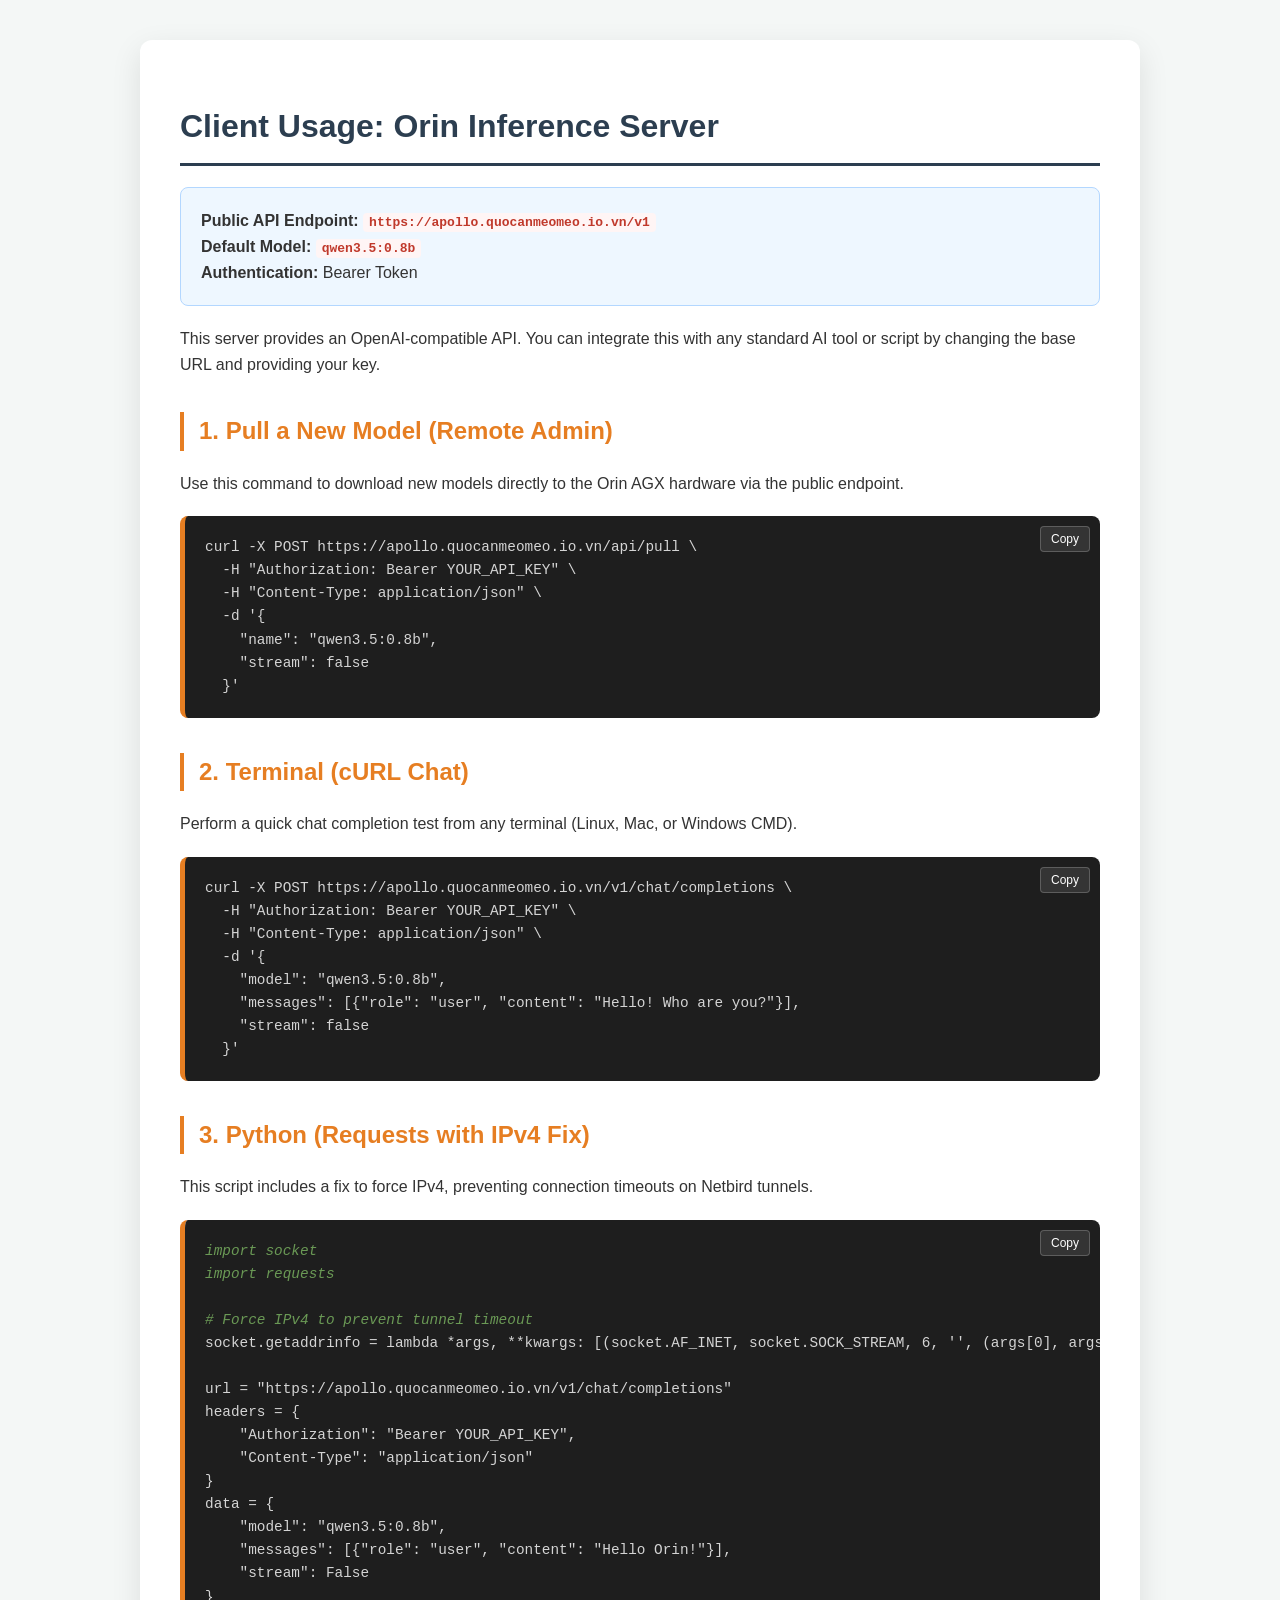
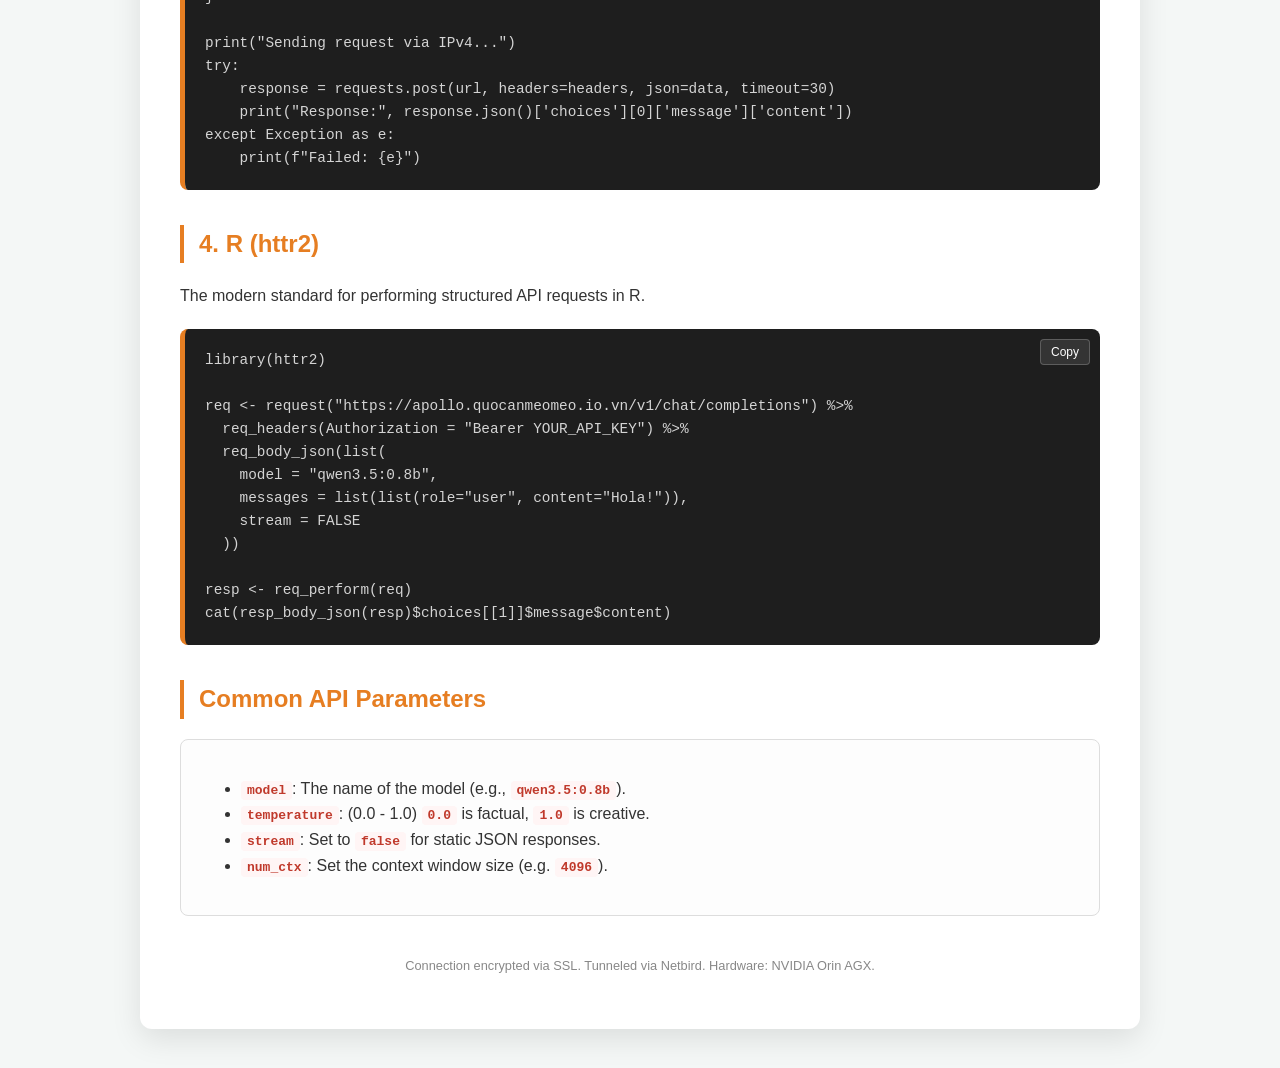
<file: OllamaServerUserGuide_V2.html>
<!DOCTYPE html>
<html lang="en">
<head>
    <meta charset="UTF-8">
    <meta name="viewport" content="width=device-width, initial-scale=1.0">
    <title>User: Orin AI API Usage</title>
    <style>
        :root { 
            --primary: #2c3e50; 
            --bg: #ffffff; 
            --term-bg: #1e1e1e; 
            --term-txt: #d4d4d4; 
            --accent: #e67e22;
        }
        body { 
            font-family: 'Segoe UI', Tahoma, Geneva, Verdana, sans-serif; 
            line-height: 1.6; 
            padding: 40px; 
            color: #333; 
            max-width: 1000px; 
            margin: auto; 
            background-color: #f4f7f6;
        }
        .container {
            background: var(--bg);
            padding: 40px;
            border-radius: 12px;
            box-shadow: 0 10px 30px rgba(0,0,0,0.1);
        }
        .terminal-wrapper {
            position: relative;
            margin: 20px 0;
        }
        .terminal { 
            background: var(--term-bg); 
            border-radius: 8px; 
            padding: 20px; 
            font-family: 'Cascadia Code', 'Courier New', monospace; 
            color: var(--term-txt); 
            white-space: pre; 
            overflow-x: auto; 
            font-size: 0.9em;
            border-left: 5px solid var(--accent);
        }
        .copy-btn {
            position: absolute;
            top: 10px;
            right: 10px;
            background: rgba(255, 255, 255, 0.1);
            color: #fff;
            border: 1px solid rgba(255, 255, 255, 0.2);
            padding: 5px 10px;
            border-radius: 4px;
            cursor: pointer;
            font-size: 0.75rem;
            transition: background 0.2s;
        }
        .copy-btn:hover { background: rgba(255, 255, 255, 0.2); }
        
        h1 { border-bottom: 3px solid var(--primary); padding-bottom: 10px; color: var(--primary); }
        h2 { color: var(--accent); margin-top: 35px; border-left: 4px solid var(--accent); padding-left: 15px; }
        
        .endpoint-box { 
            background: #eef7ff; 
            padding: 20px; 
            border-radius: 8px; 
            border: 1px solid #b3d7ff; 
            margin: 20px 0;
        }
        .param-list { background: #fdfdfd; padding: 20px; border-radius: 8px; border: 1px solid #ddd; }
        code { font-weight: bold; color: #c0392b; background: #fff5f5; padding: 2px 6px; border-radius: 4px; }
        .comment { color: #6a9955; font-style: italic; }
    </style>
    <script>
        function copyCode(button) {
            const code = button.parentElement.querySelector('.terminal').innerText;
            navigator.clipboard.writeText(code).then(() => {
                const originalText = button.innerText;
                button.innerText = "Copied!";
                setTimeout(() => { button.innerText = originalText; }, 2000);
            });
        }
    </script>
</head>
<body>

    <div class="container">
        <h1>Client Usage: Orin Inference Server</h1>
        
        <div class="endpoint-box">
            <strong>Public API Endpoint:</strong> <code>https://apollo.quocanmeomeo.io.vn/v1</code><br>
            <strong>Default Model:</strong> <code>qwen3.5:0.8b</code><br>
            <strong>Authentication:</strong> Bearer Token
        </div>

        <p>This server provides an OpenAI-compatible API. You can integrate this with any standard AI tool or script by changing the base URL and providing your key.</p>

        <h2>1. Pull a New Model (Remote Admin)</h2>
        <p>Use this command to download new models directly to the Orin AGX hardware via the public endpoint.</p>
        <div class="terminal-wrapper">
            <button class="copy-btn" onclick="copyCode(this)">Copy</button>
            <div class="terminal">curl -X POST https://apollo.quocanmeomeo.io.vn/api/pull \
  -H "Authorization: Bearer YOUR_API_KEY" \
  -H "Content-Type: application/json" \
  -d '{
    "name": "qwen3.5:0.8b",
    "stream": false
  }'</div>
        </div>

        <h2>2. Terminal (cURL Chat)</h2>
        <p>Perform a quick chat completion test from any terminal (Linux, Mac, or Windows CMD).</p>
        <div class="terminal-wrapper">
            <button class="copy-btn" onclick="copyCode(this)">Copy</button>
            <div class="terminal">curl -X POST https://apollo.quocanmeomeo.io.vn/v1/chat/completions \
  -H "Authorization: Bearer YOUR_API_KEY" \
  -H "Content-Type: application/json" \
  -d '{
    "model": "qwen3.5:0.8b",
    "messages": [{"role": "user", "content": "Hello! Who are you?"}],
    "stream": false
  }'</div>
        </div>

        <h2>3. Python (Requests with IPv4 Fix)</h2>
        <p>This script includes a fix to force IPv4, preventing connection timeouts on Netbird tunnels.</p>
        <div class="terminal-wrapper">
            <button class="copy-btn" onclick="copyCode(this)">Copy</button>
            <div class="terminal"><span class="comment">import socket
import requests

# Force IPv4 to prevent tunnel timeout</span>
socket.getaddrinfo = lambda *args, **kwargs: [(socket.AF_INET, socket.SOCK_STREAM, 6, '', (args[0], args[1]))]

url = "https://apollo.quocanmeomeo.io.vn/v1/chat/completions"
headers = {
    "Authorization": "Bearer YOUR_API_KEY",
    "Content-Type": "application/json"
}
data = {
    "model": "qwen3.5:0.8b",
    "messages": [{"role": "user", "content": "Hello Orin!"}],
    "stream": False
}

print("Sending request via IPv4...")
try:
    response = requests.post(url, headers=headers, json=data, timeout=30)
    print("Response:", response.json()['choices'][0]['message']['content'])
except Exception as e:
    print(f"Failed: {e}")</div>
        </div>

        <h2>4. R (httr2)</h2>
        <p>The modern standard for performing structured API requests in R.</p>
        <div class="terminal-wrapper">
            <button class="copy-btn" onclick="copyCode(this)">Copy</button>
            <div class="terminal">library(httr2)

req <- request("https://apollo.quocanmeomeo.io.vn/v1/chat/completions") %>%
  req_headers(Authorization = "Bearer YOUR_API_KEY") %>%
  req_body_json(list(
    model = "qwen3.5:0.8b",
    messages = list(list(role="user", content="Hola!")),
    stream = FALSE
  ))

resp <- req_perform(req)
cat(resp_body_json(resp)$choices[[1]]$message$content)</div>
        </div>

        <h2>Common API Parameters</h2>
        <div class="param-list">
            <ul>
                <li><code>model</code>: The name of the model (e.g., <code>qwen3.5:0.8b</code>).</li>
                <li><code>temperature</code>: (0.0 - 1.0) <code>0.0</code> is factual, <code>1.0</code> is creative.</li>
                <li><code>stream</code>: Set to <code>false</code> for static JSON responses.</li>
                <li><code>num_ctx</code>: Set the context window size (e.g. <code>4096</code>).</li>
            </ul>
        </div>

        <p style="margin-top:40px; font-size: 0.8em; color: #888; text-align: center;">
            Connection encrypted via SSL. Tunneled via Netbird. Hardware: NVIDIA Orin AGX.
        </p>
    </div>

</body>
</html>
</file>
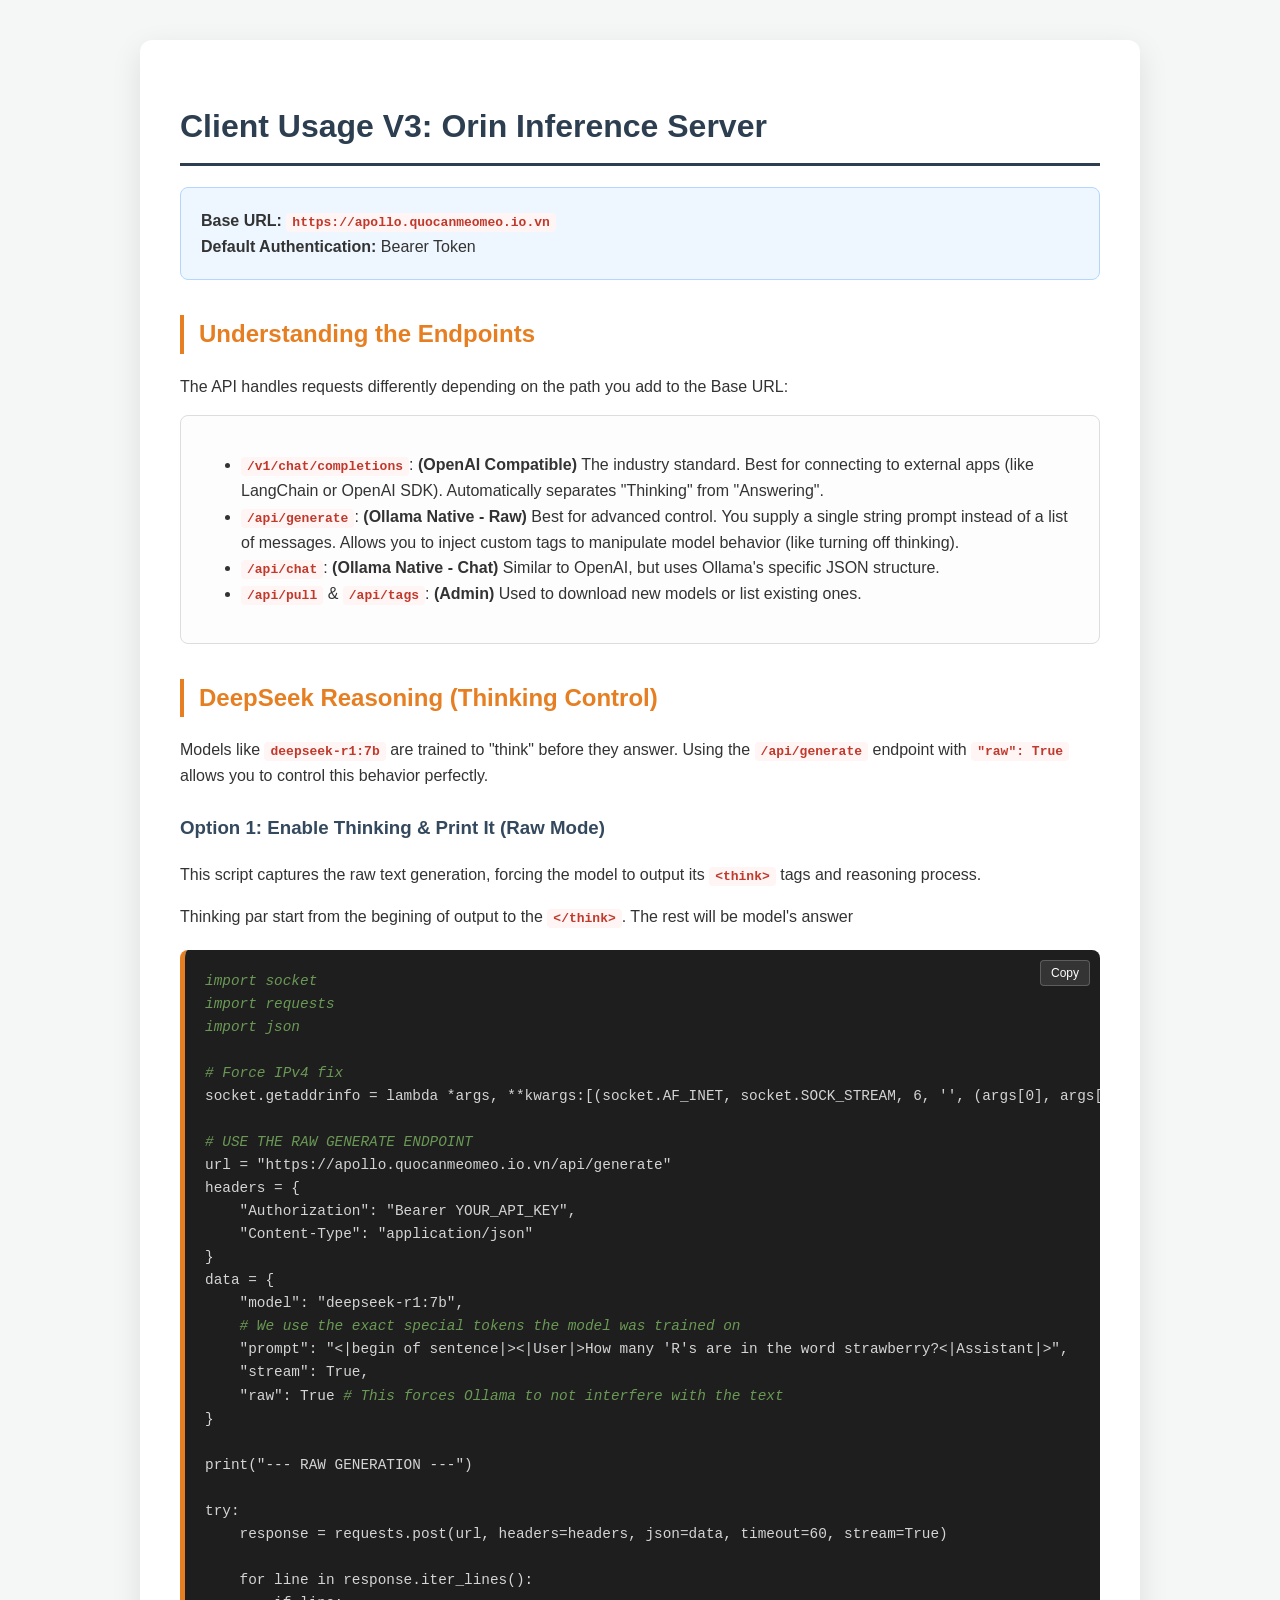
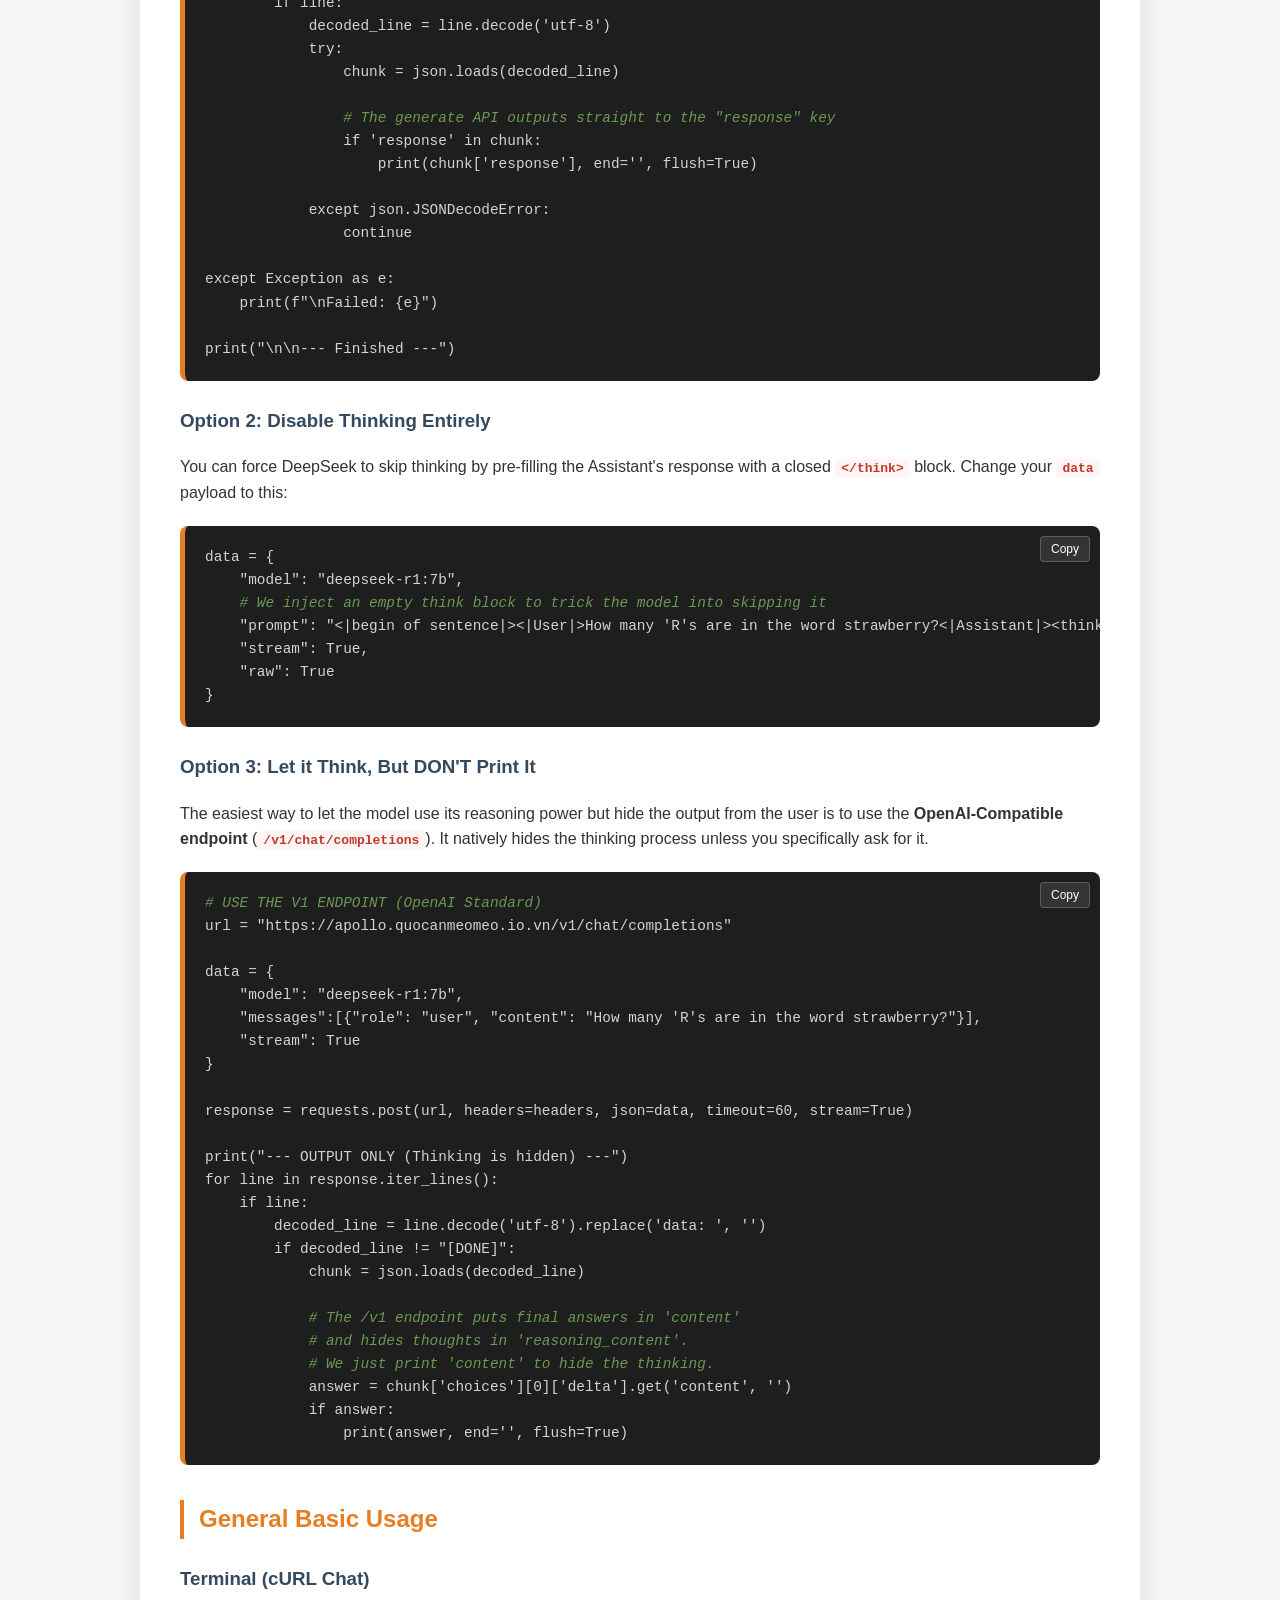
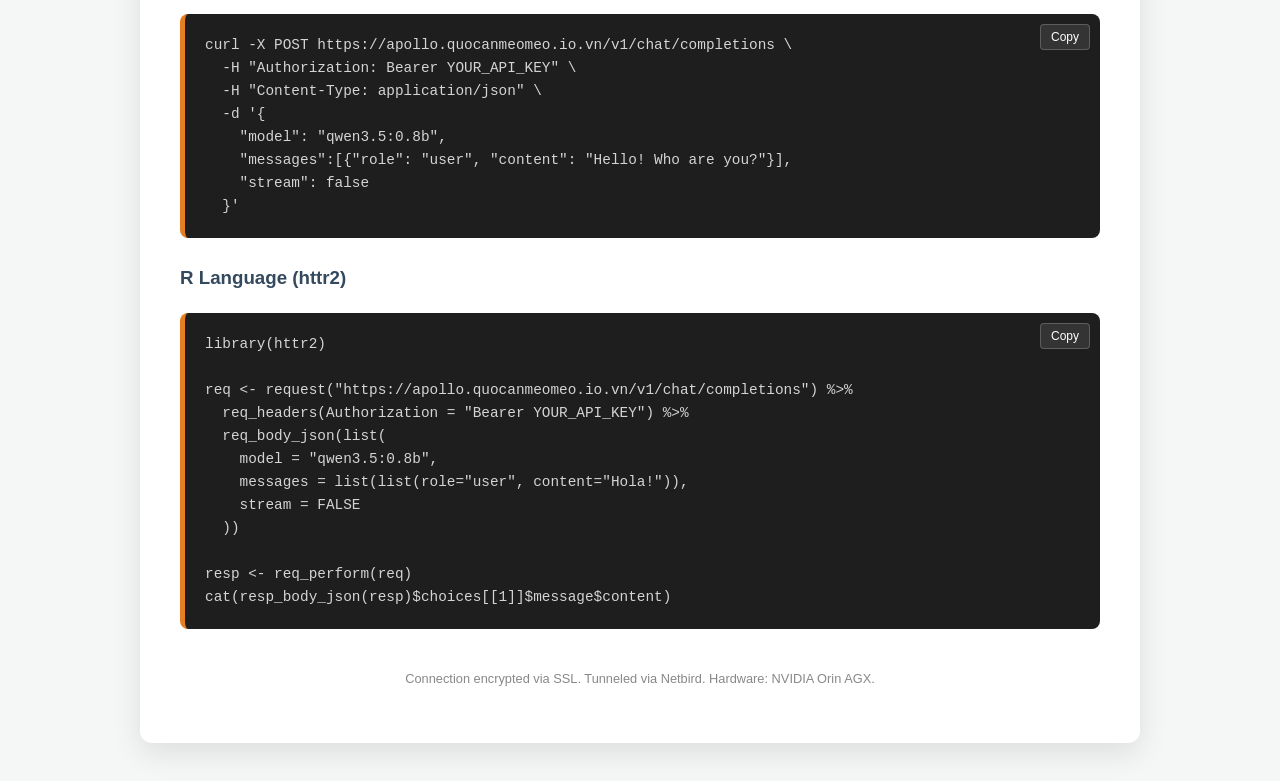
<file: OllamaServerUserGuide_V3.html>
<!DOCTYPE html>
<html lang="en">
<head>
    <meta charset="UTF-8">
    <meta name="viewport" content="width=device-width, initial-scale=1.0">
    <title>User Guide V3: Orin AI API</title>
    <link rel="icon" type="image/png" href="[data-uri]">
    
    <style>
        :root { 
            --primary: #2c3e50; 
            --bg: #ffffff; 
            --term-bg: #1e1e1e; 
            --term-txt: #d4d4d4; 
            --accent: #e67e22;
        }
        body { 
            font-family: 'Segoe UI', Tahoma, Geneva, Verdana, sans-serif; 
            line-height: 1.6; 
            padding: 40px; 
            color: #333; 
            max-width: 1000px; 
            margin: auto; 
            background-color: #f4f7f6;
        }
        .container {
            background: var(--bg);
            padding: 40px;
            border-radius: 12px;
            box-shadow: 0 10px 30px rgba(0,0,0,0.1);
        }
        .terminal-wrapper {
            position: relative;
            margin: 20px 0;
        }
        .terminal { 
            background: var(--term-bg); 
            border-radius: 8px; 
            padding: 20px; 
            font-family: 'Cascadia Code', 'Courier New', monospace; 
            color: var(--term-txt); 
            white-space: pre; 
            overflow-x: auto; 
            font-size: 0.9em;
            border-left: 5px solid var(--accent);
        }
        .copy-btn {
            position: absolute;
            top: 10px;
            right: 10px;
            background: rgba(255, 255, 255, 0.1);
            color: #fff;
            border: 1px solid rgba(255, 255, 255, 0.2);
            padding: 5px 10px;
            border-radius: 4px;
            cursor: pointer;
            font-size: 0.75rem;
            transition: background 0.2s;
        }
        .copy-btn:hover { background: rgba(255, 255, 255, 0.2); }
        
        h1 { border-bottom: 3px solid var(--primary); padding-bottom: 10px; color: var(--primary); }
        h2 { color: var(--accent); margin-top: 35px; border-left: 4px solid var(--accent); padding-left: 15px; }
        h3 { color: #34495e; margin-top: 25px; }
        
        .endpoint-box { 
            background: #eef7ff; 
            padding: 20px; 
            border-radius: 8px; 
            border: 1px solid #b3d7ff; 
            margin: 20px 0;
        }
        .param-list { background: #fdfdfd; padding: 20px; border-radius: 8px; border: 1px solid #ddd; margin-bottom: 20px;}
        code { font-weight: bold; color: #c0392b; background: #fff5f5; padding: 2px 6px; border-radius: 4px; }
        .comment { color: #6a9955; font-style: italic; }
    </style>
    <script>
        function copyCode(button) {
            const code = button.parentElement.querySelector('.terminal').innerText;
            navigator.clipboard.writeText(code).then(() => {
                const originalText = button.innerText;
                button.innerText = "Copied!";
                setTimeout(() => { button.innerText = originalText; }, 2000);
            });
        }
    </script>
</head>
<body>

    <div class="container">
        <h1>Client Usage V3: Orin Inference Server</h1>
        
        <div class="endpoint-box">
            <strong>Base URL:</strong> <code>https://apollo.quocanmeomeo.io.vn</code><br>
            <strong>Default Authentication:</strong> Bearer Token
        </div>

        <h2>Understanding the Endpoints</h2>
        <p>The API handles requests differently depending on the path you add to the Base URL:</p>
        <div class="param-list">
            <ul>
                <li><code>/v1/chat/completions</code>: <strong>(OpenAI Compatible)</strong> The industry standard. Best for connecting to external apps (like LangChain or OpenAI SDK). Automatically separates "Thinking" from "Answering".</li>
                <li><code>/api/generate</code>: <strong>(Ollama Native - Raw)</strong> Best for advanced control. You supply a single string prompt instead of a list of messages. Allows you to inject custom tags to manipulate model behavior (like turning off thinking).</li>
                <li><code>/api/chat</code>: <strong>(Ollama Native - Chat)</strong> Similar to OpenAI, but uses Ollama's specific JSON structure.</li>
                <li><code>/api/pull</code> & <code>/api/tags</code>: <strong>(Admin)</strong> Used to download new models or list existing ones.</li>
            </ul>
        </div>

        <h2>DeepSeek Reasoning (Thinking Control)</h2>
        <p>Models like <code>deepseek-r1:7b</code> are trained to "think" before they answer. Using the <code>/api/generate</code> endpoint with <code>"raw": True</code> allows you to control this behavior perfectly.</p>

        <h3>Option 1: Enable Thinking & Print It (Raw Mode)</h3>
        <p>This script captures the raw text generation, forcing the model to output its <code>&lt;think&gt;</code> tags and reasoning process.</p>
        <p>Thinking par start from the begining of output to the <code>&lt;/think></code>. The rest will be model's answer</p>
        <div class="terminal-wrapper">
            <button class="copy-btn" onclick="copyCode(this)">Copy</button>
            <div class="terminal"><span class="comment">import socket
import requests
import json

# Force IPv4 fix</span>
socket.getaddrinfo = lambda *args, **kwargs:[(socket.AF_INET, socket.SOCK_STREAM, 6, '', (args[0], args[1]))]

<span class="comment"># USE THE RAW GENERATE ENDPOINT</span>
url = "https://apollo.quocanmeomeo.io.vn/api/generate"
headers = {
    "Authorization": "Bearer YOUR_API_KEY",
    "Content-Type": "application/json"
}
data = {
    "model": "deepseek-r1:7b",
    <span class="comment"># We use the exact special tokens the model was trained on</span>
    "prompt": "&lt;|begin of sentence|&gt;&lt;|User|&gt;How many 'R's are in the word strawberry?&lt;|Assistant|&gt;",
    "stream": True,
    "raw": True <span class="comment"># This forces Ollama to not interfere with the text</span>
}

print("--- RAW GENERATION ---")

try:
    response = requests.post(url, headers=headers, json=data, timeout=60, stream=True)
    
    for line in response.iter_lines():
        if line:
            decoded_line = line.decode('utf-8')
            try:
                chunk = json.loads(decoded_line)
                
                <span class="comment"># The generate API outputs straight to the "response" key</span>
                if 'response' in chunk:
                    print(chunk['response'], end='', flush=True)
                    
            except json.JSONDecodeError:
                continue

except Exception as e:
    print(f"\nFailed: {e}")

print("\n\n--- Finished ---")</div>
        </div>

        <h3>Option 2: Disable Thinking Entirely</h3>
        <p>You can force DeepSeek to skip thinking by pre-filling the Assistant's response with a closed <code>&lt;/think&gt;</code> block. Change your <code>data</code> payload to this:</p>
        <div class="terminal-wrapper">
            <button class="copy-btn" onclick="copyCode(this)">Copy</button>
            <div class="terminal">data = {
    "model": "deepseek-r1:7b",
    <span class="comment"># We inject an empty think block to trick the model into skipping it</span>
    "prompt": "&lt;|begin of sentence|&gt;&lt;|User|&gt;How many 'R's are in the word strawberry?&lt;|Assistant|&gt;&lt;think&gt;\n&lt;/think&gt;\n",
    "stream": True,
    "raw": True
}</div>
        </div>

        <h3>Option 3: Let it Think, But DON'T Print It</h3>
        <p>The easiest way to let the model use its reasoning power but hide the output from the user is to use the <strong>OpenAI-Compatible endpoint</strong> (<code>/v1/chat/completions</code>). It natively hides the thinking process unless you specifically ask for it.</p>
        <div class="terminal-wrapper">
            <button class="copy-btn" onclick="copyCode(this)">Copy</button>
            <div class="terminal"><span class="comment"># USE THE V1 ENDPOINT (OpenAI Standard)</span>
url = "https://apollo.quocanmeomeo.io.vn/v1/chat/completions"

data = {
    "model": "deepseek-r1:7b",
    "messages":[{"role": "user", "content": "How many 'R's are in the word strawberry?"}],
    "stream": True
}

response = requests.post(url, headers=headers, json=data, timeout=60, stream=True)

print("--- OUTPUT ONLY (Thinking is hidden) ---")
for line in response.iter_lines():
    if line:
        decoded_line = line.decode('utf-8').replace('data: ', '')
        if decoded_line != "[DONE]":
            chunk = json.loads(decoded_line)
            
            <span class="comment"># The /v1 endpoint puts final answers in 'content' 
            # and hides thoughts in 'reasoning_content'. 
            # We just print 'content' to hide the thinking.</span>
            answer = chunk['choices'][0]['delta'].get('content', '')
            if answer:
                print(answer, end='', flush=True)</div>
        </div>


        <h2>General Basic Usage</h2>
        
        <h3>Terminal (cURL Chat)</h3>
        <div class="terminal-wrapper">
            <button class="copy-btn" onclick="copyCode(this)">Copy</button>
            <div class="terminal">curl -X POST https://apollo.quocanmeomeo.io.vn/v1/chat/completions \
  -H "Authorization: Bearer YOUR_API_KEY" \
  -H "Content-Type: application/json" \
  -d '{
    "model": "qwen3.5:0.8b",
    "messages":[{"role": "user", "content": "Hello! Who are you?"}],
    "stream": false
  }'</div>
        </div>

        <h3>R Language (httr2)</h3>
        <div class="terminal-wrapper">
            <button class="copy-btn" onclick="copyCode(this)">Copy</button>
            <div class="terminal">library(httr2)

req <- request("https://apollo.quocanmeomeo.io.vn/v1/chat/completions") %>%
  req_headers(Authorization = "Bearer YOUR_API_KEY") %>%
  req_body_json(list(
    model = "qwen3.5:0.8b",
    messages = list(list(role="user", content="Hola!")),
    stream = FALSE
  ))

resp <- req_perform(req)
cat(resp_body_json(resp)$choices[[1]]$message$content)</div>
        </div>

        <p style="margin-top:40px; font-size: 0.8em; color: #888; text-align: center;">
            Connection encrypted via SSL. Tunneled via Netbird. Hardware: NVIDIA Orin AGX.
        </p>
    </div>

</body>
</html>
</file>
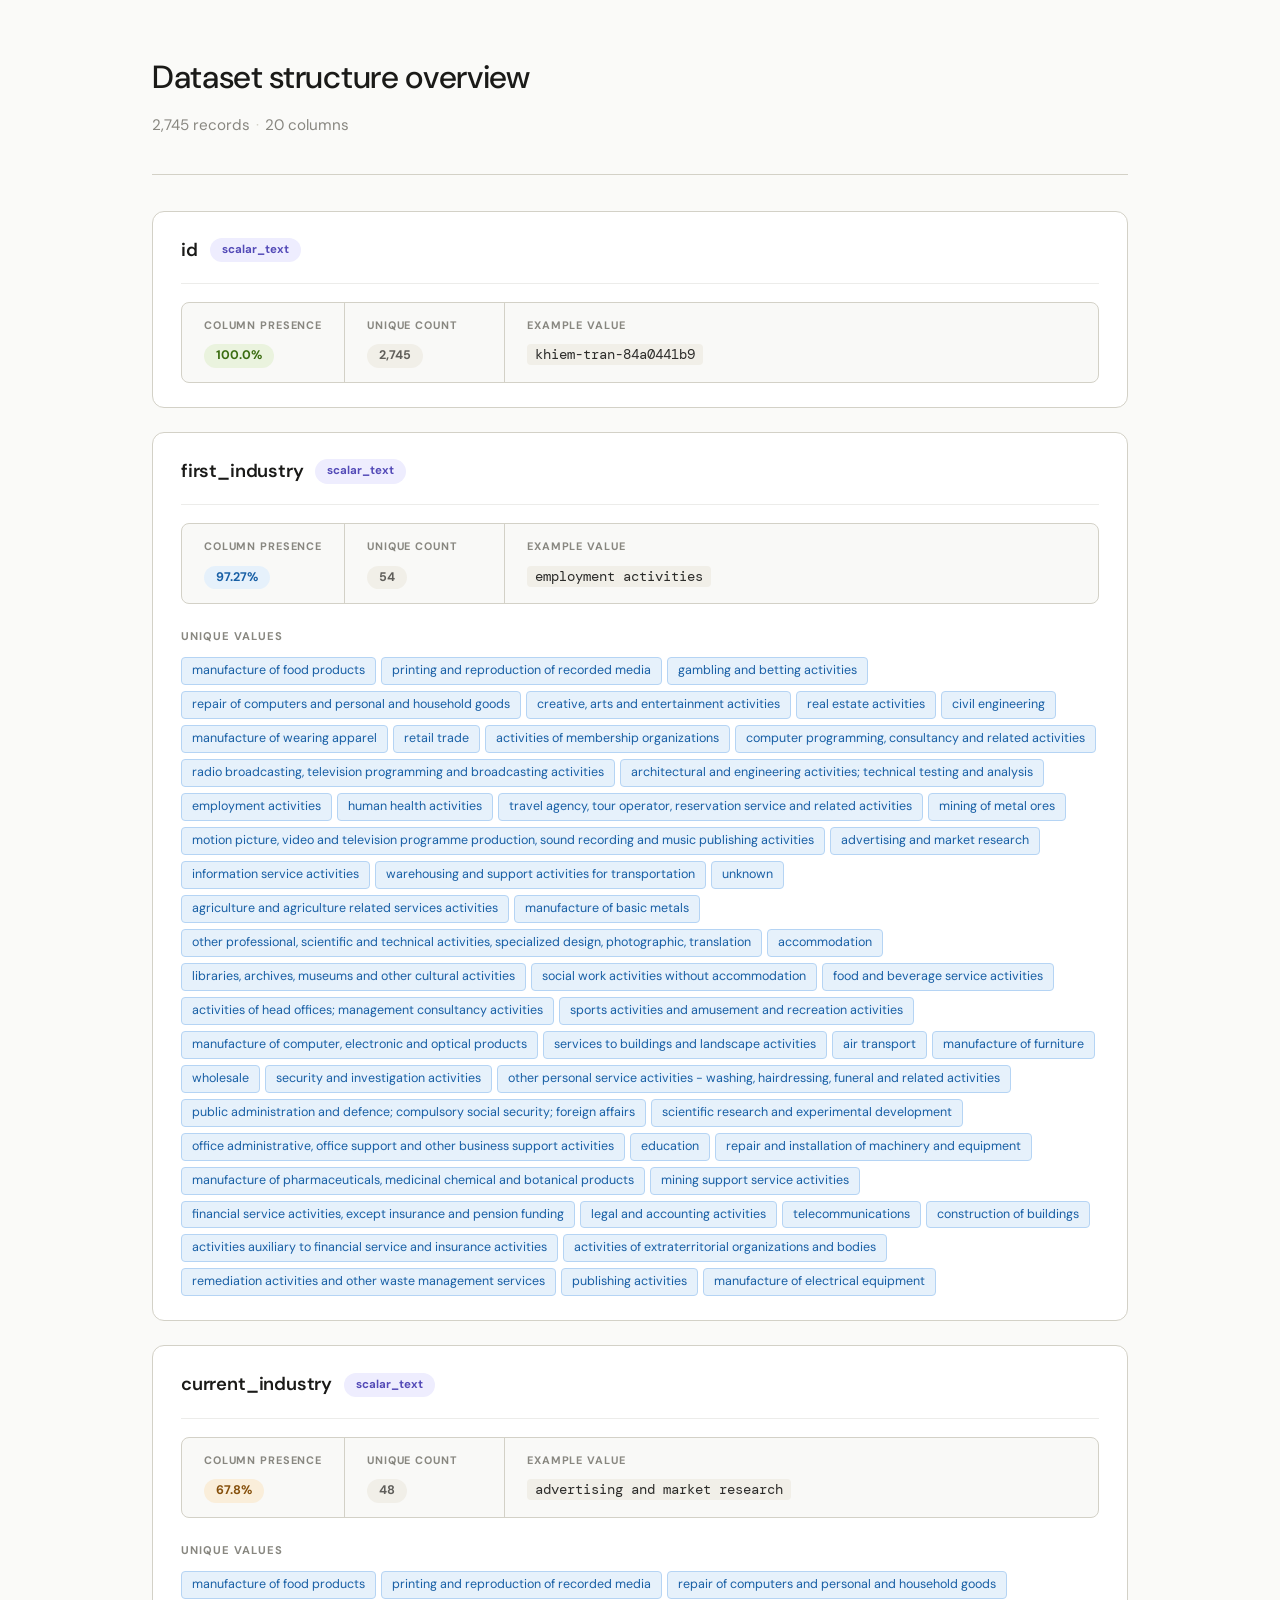
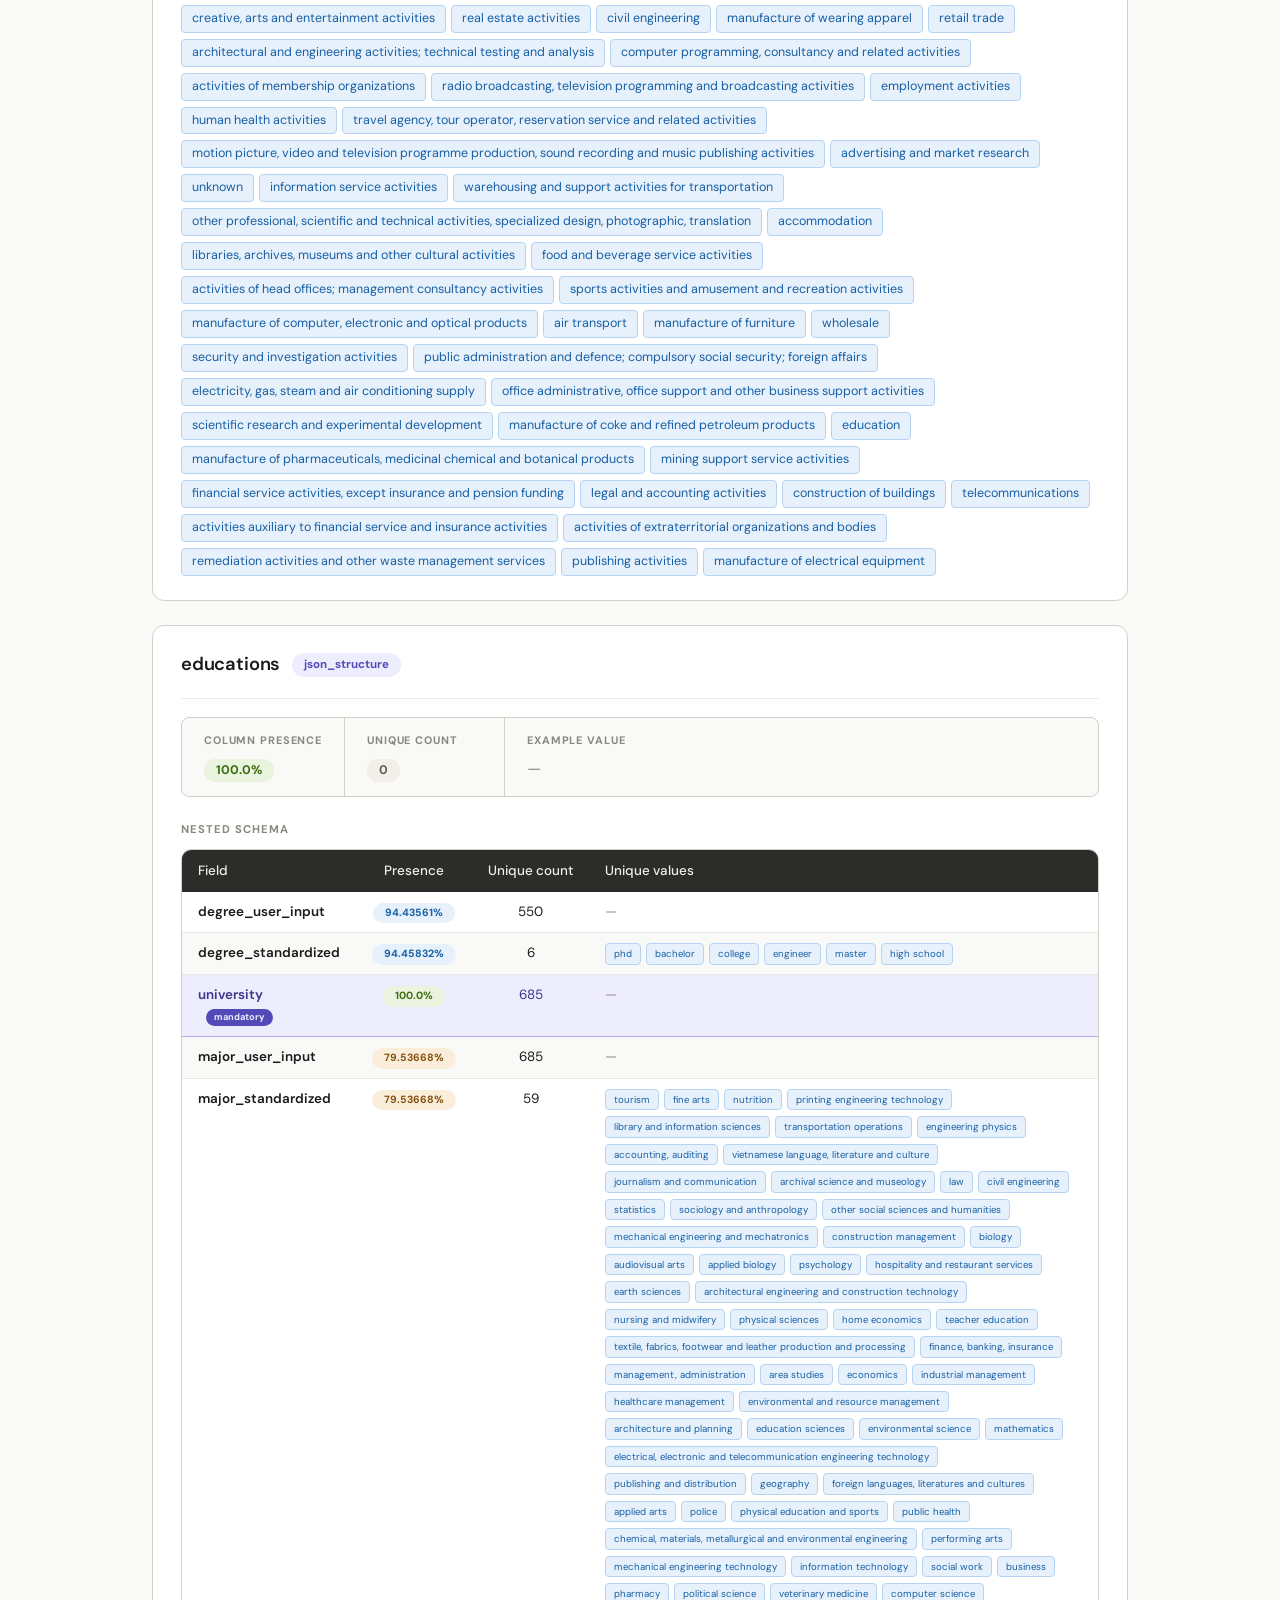
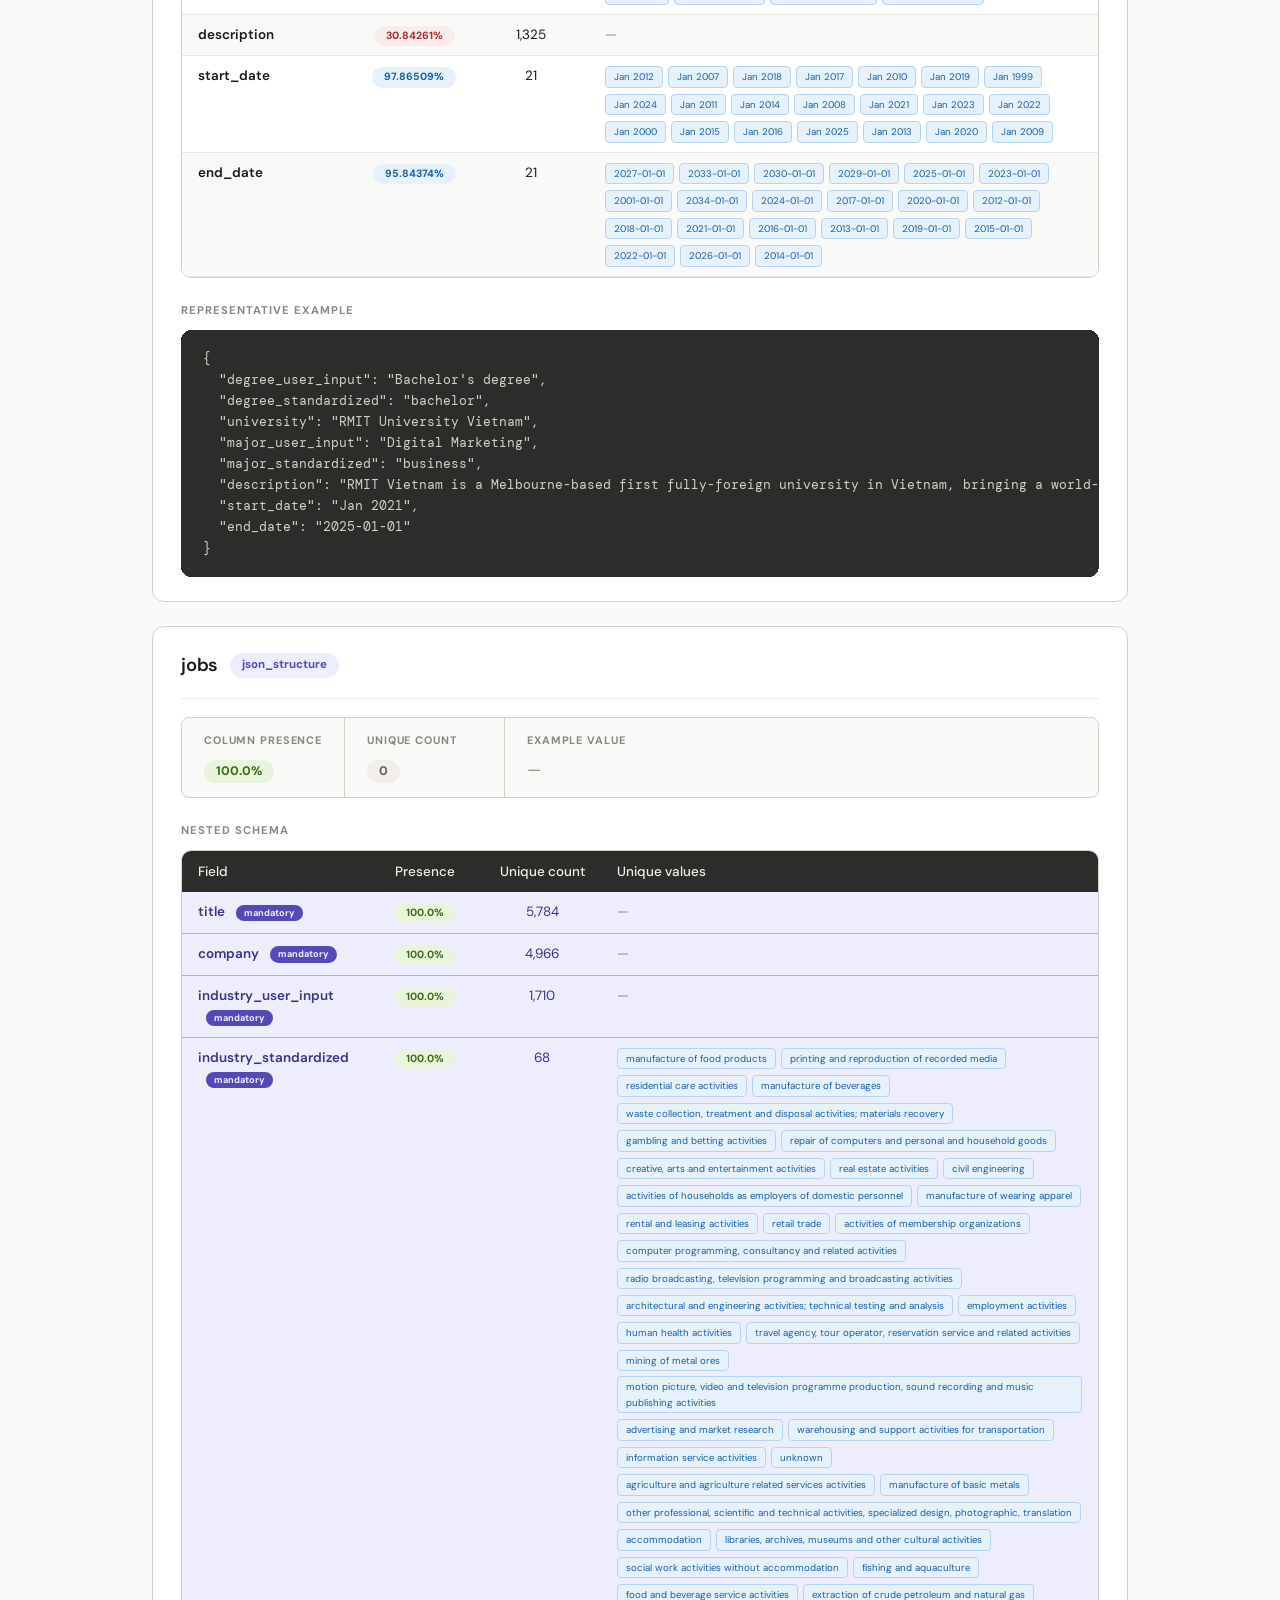
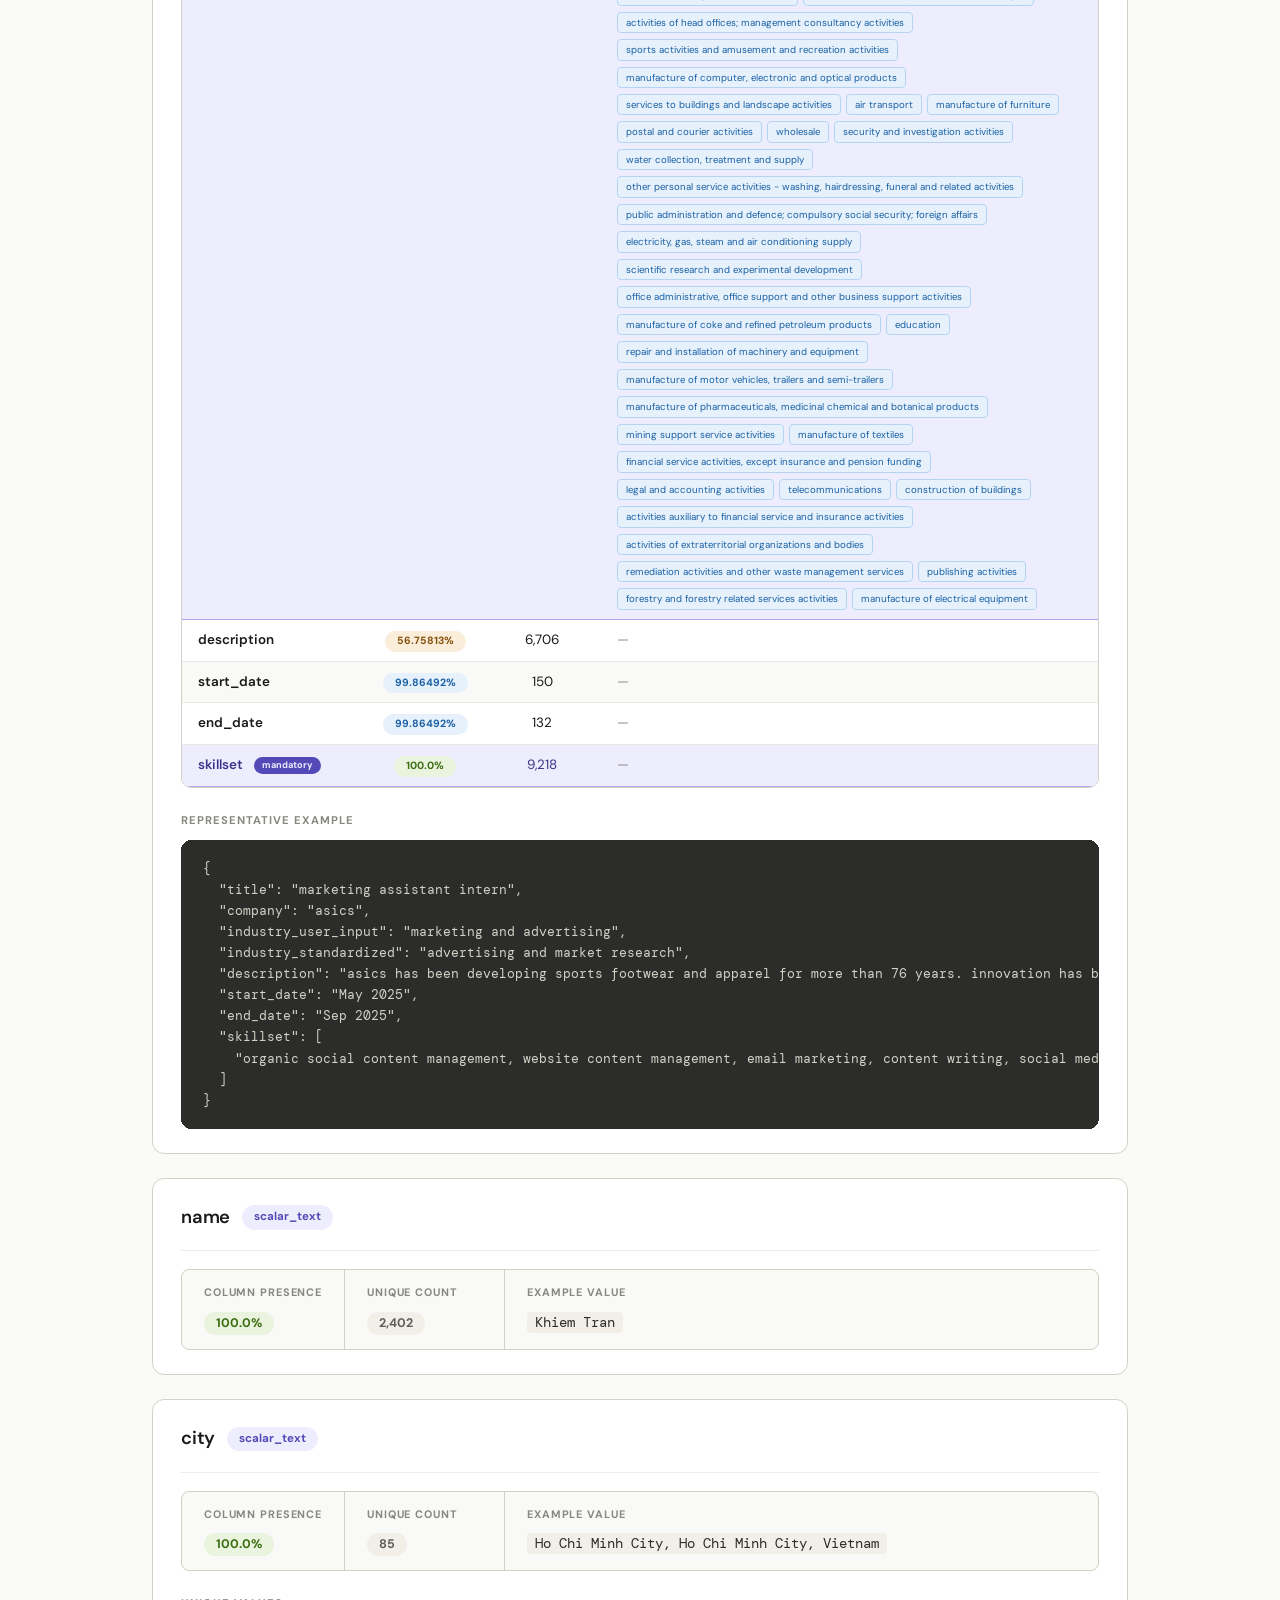
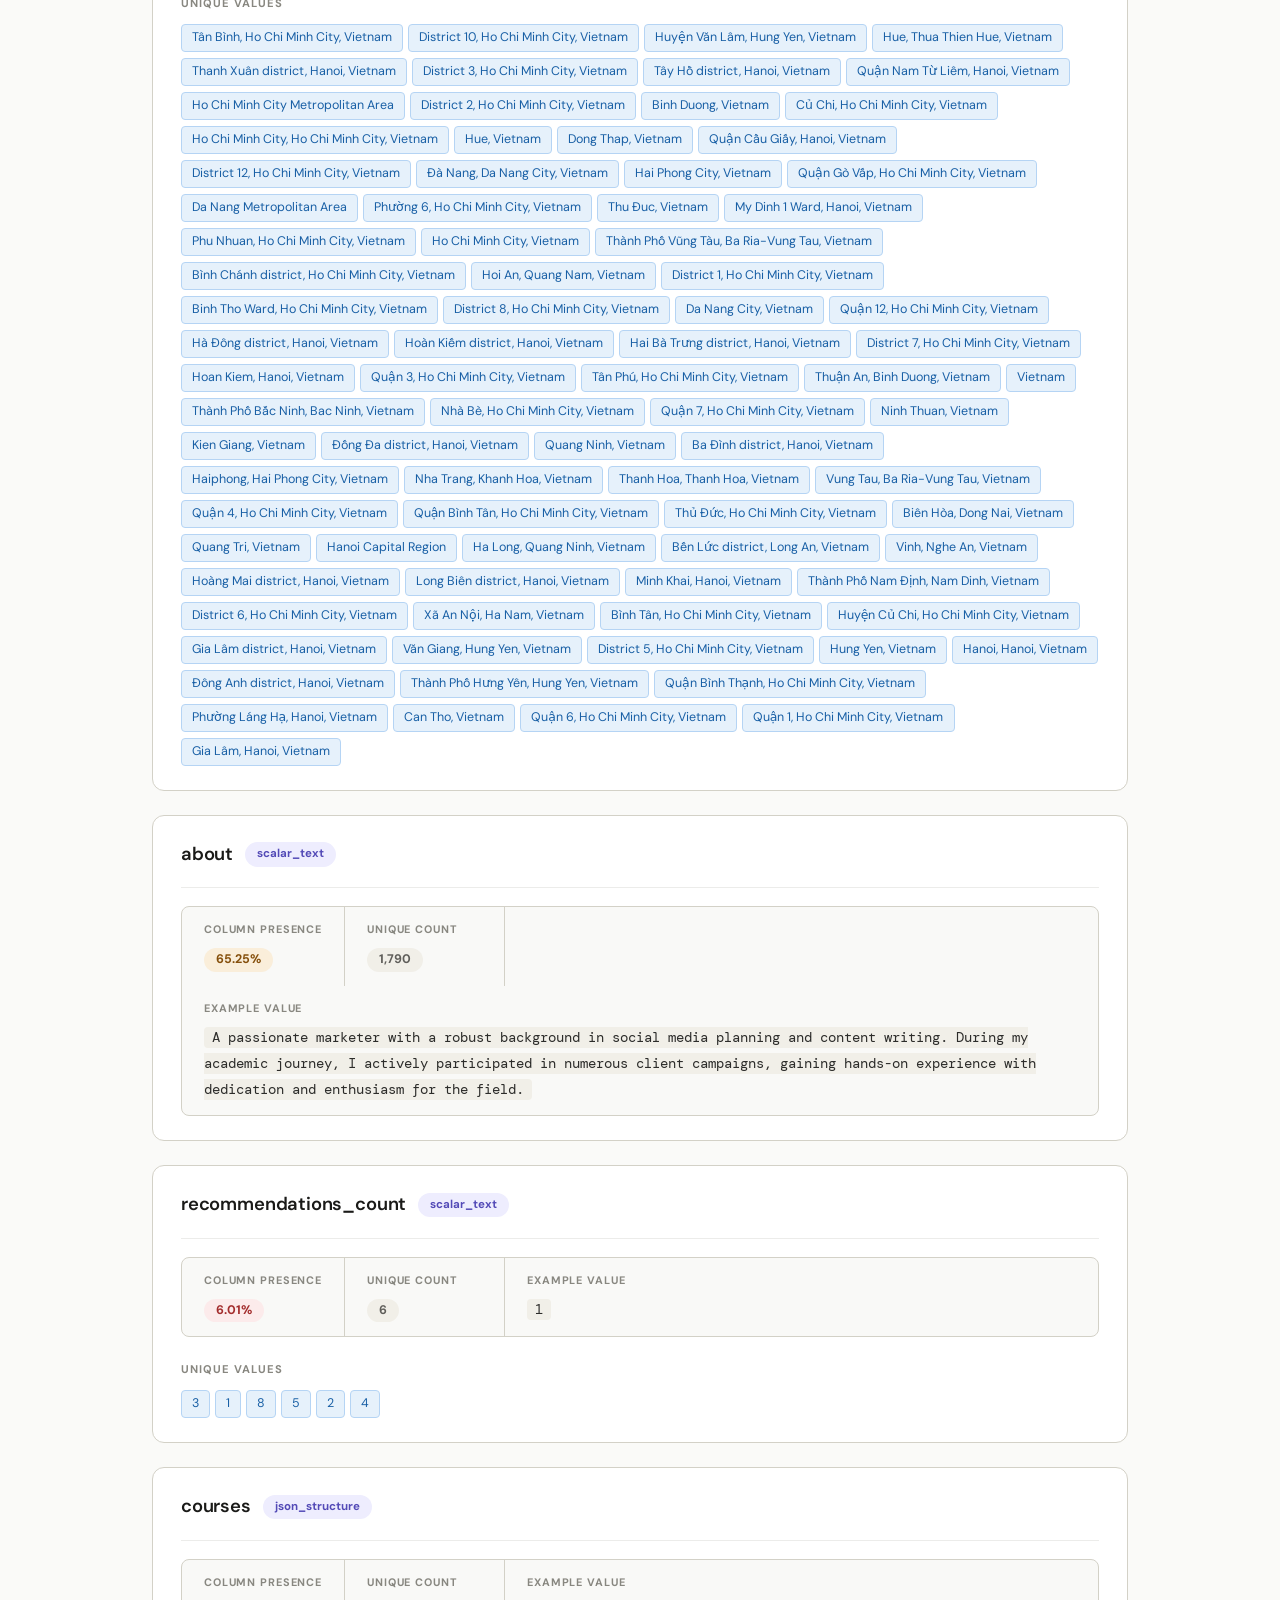
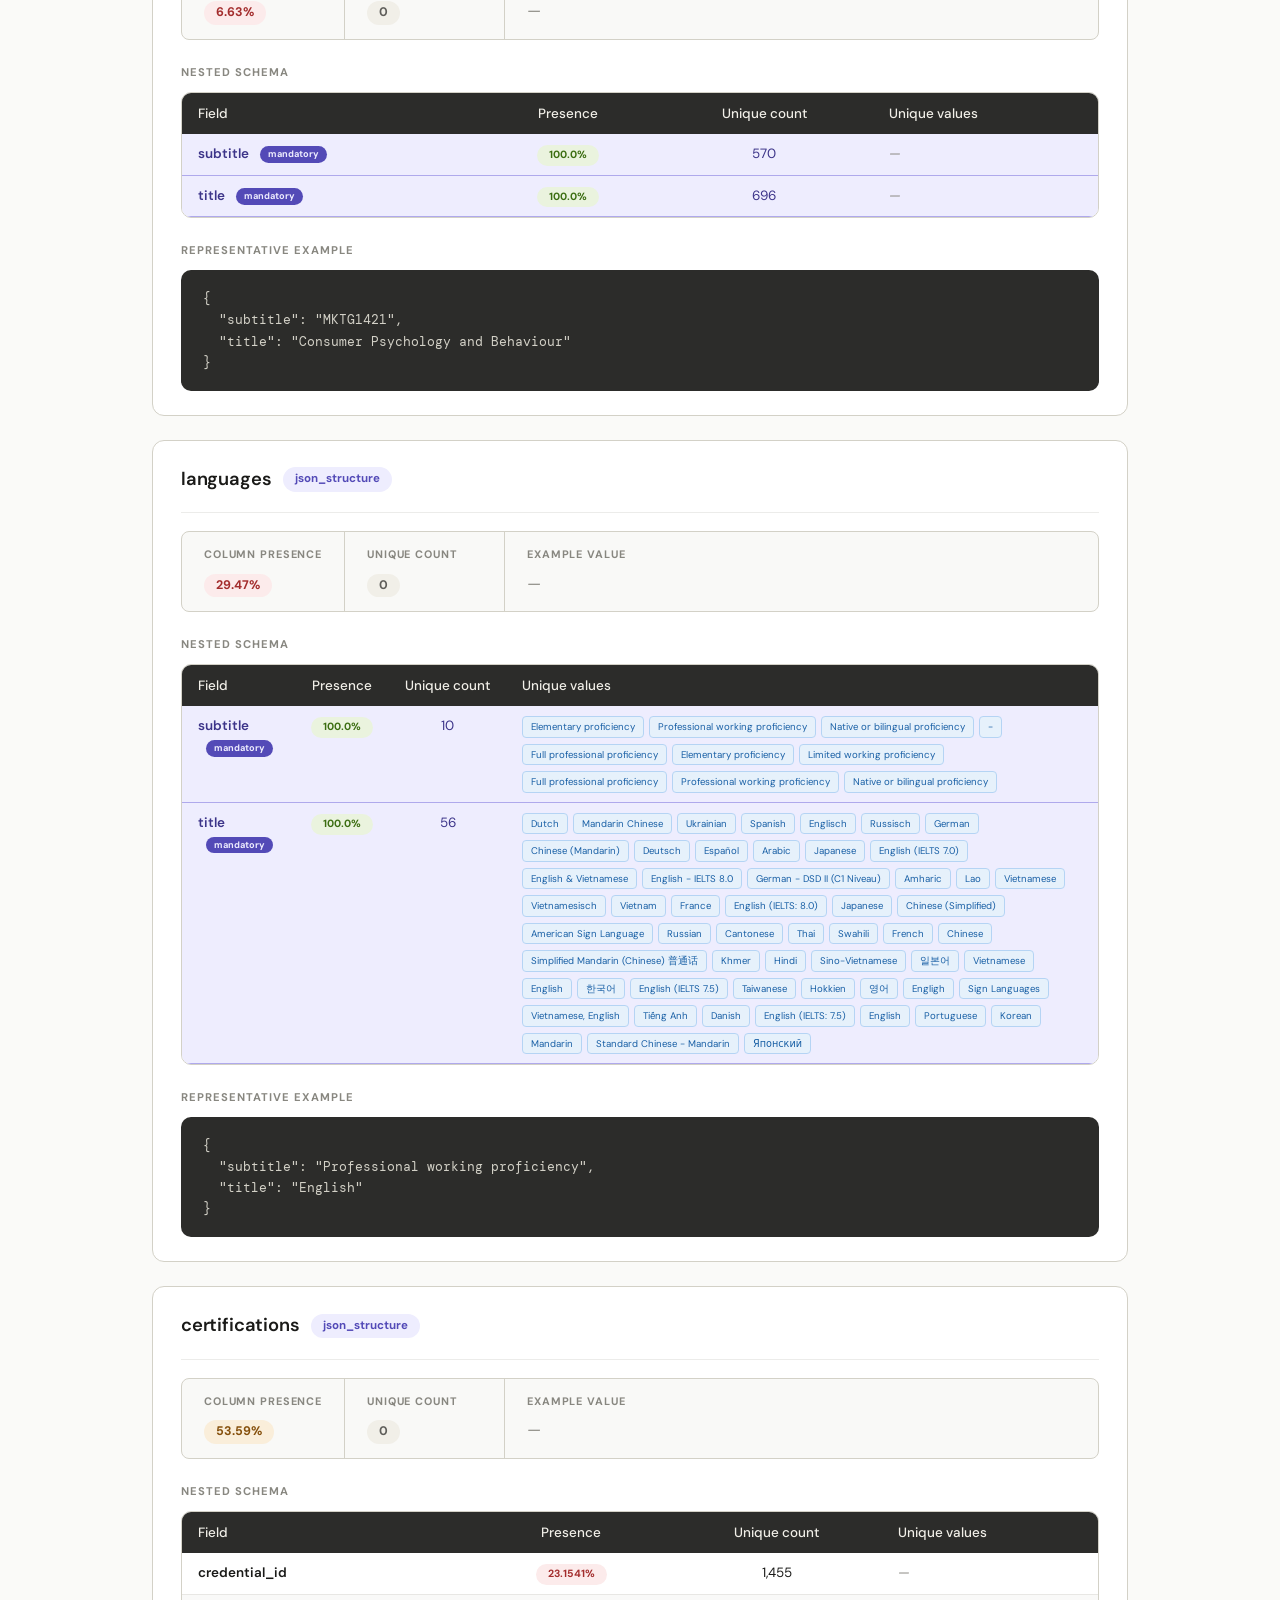
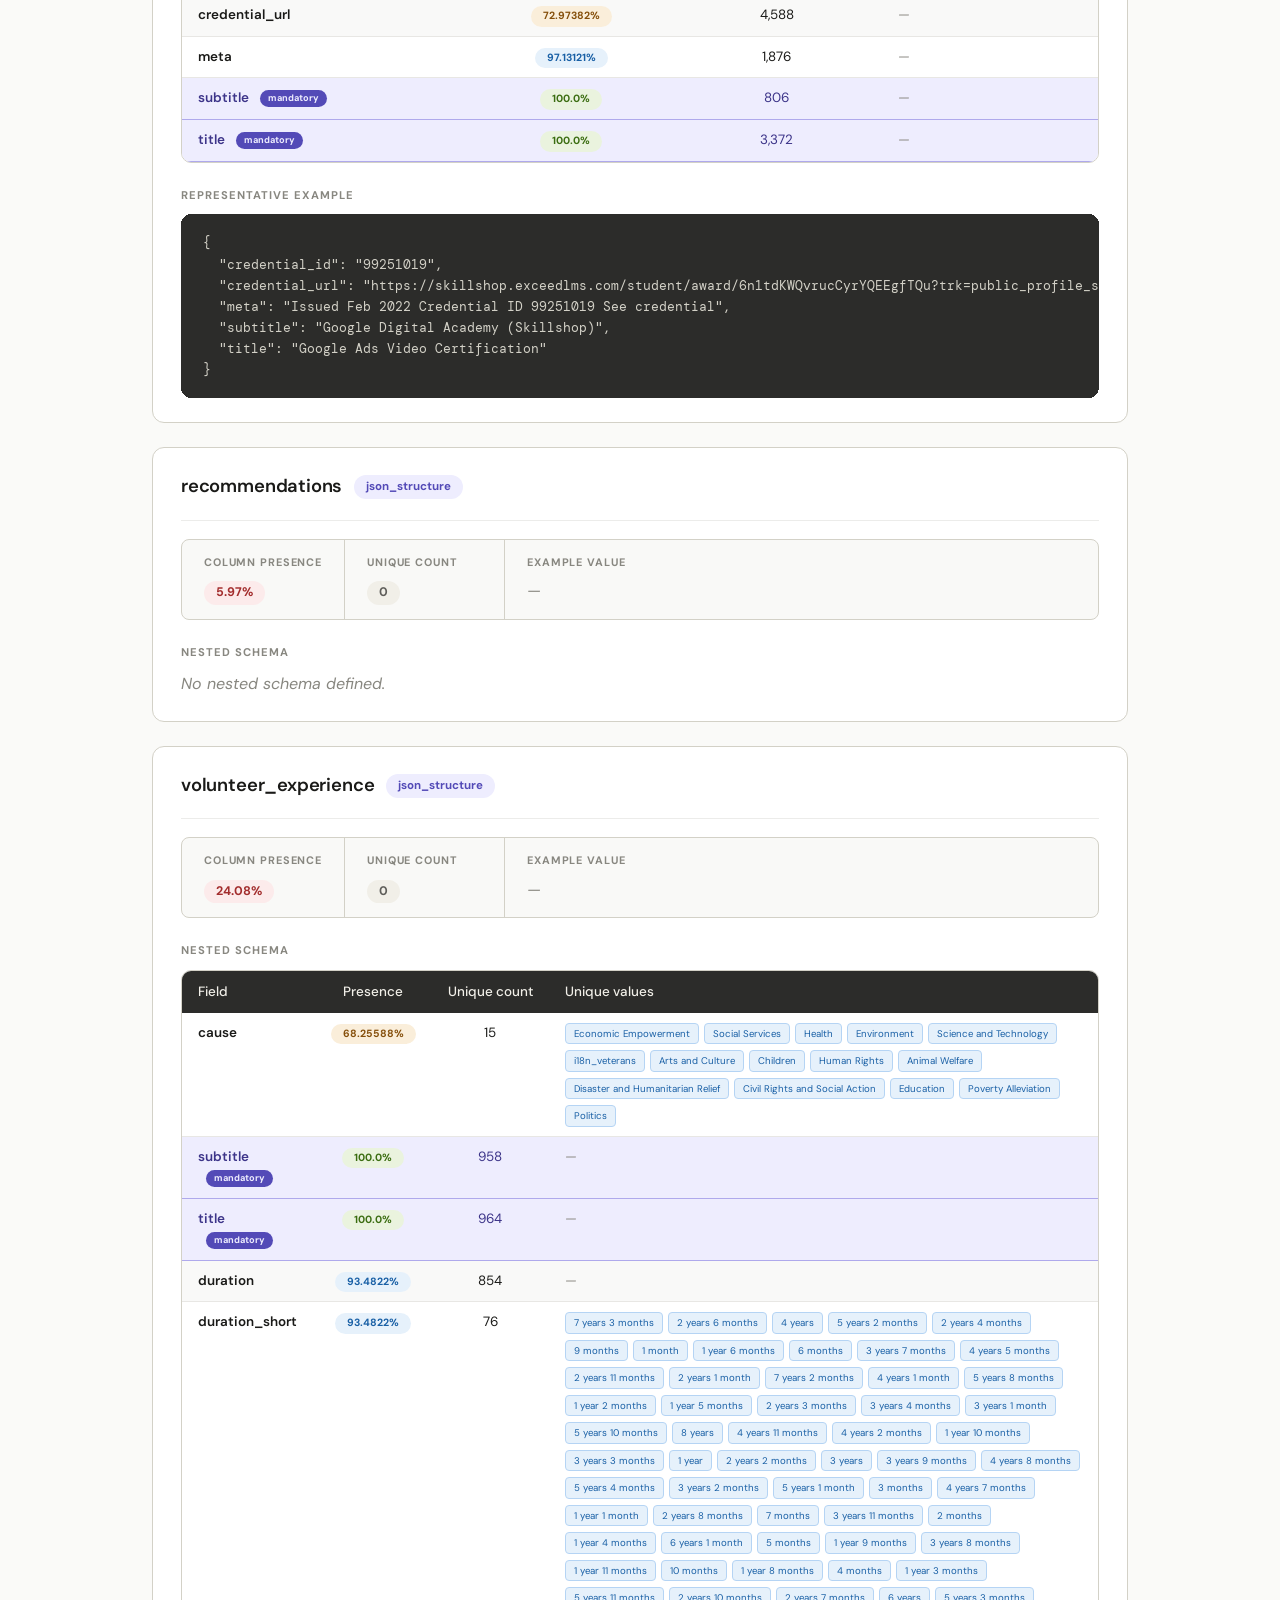
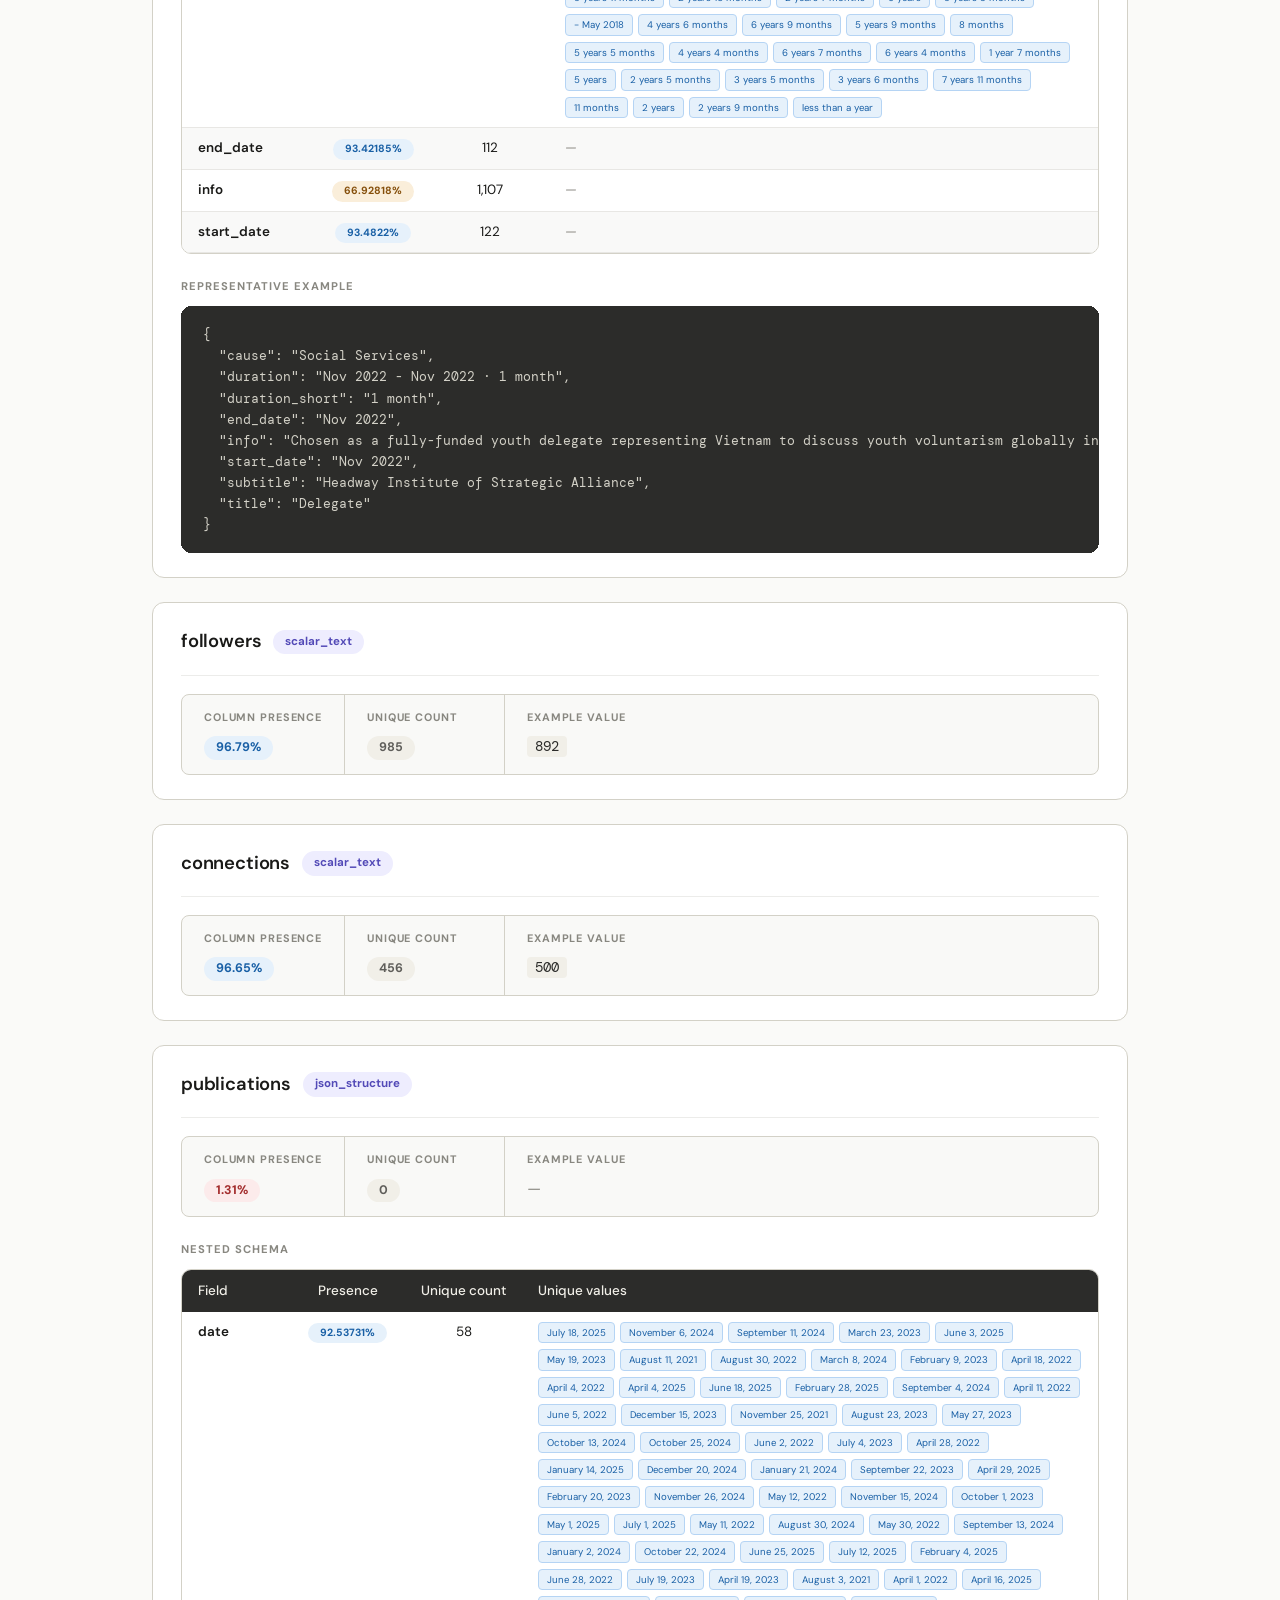
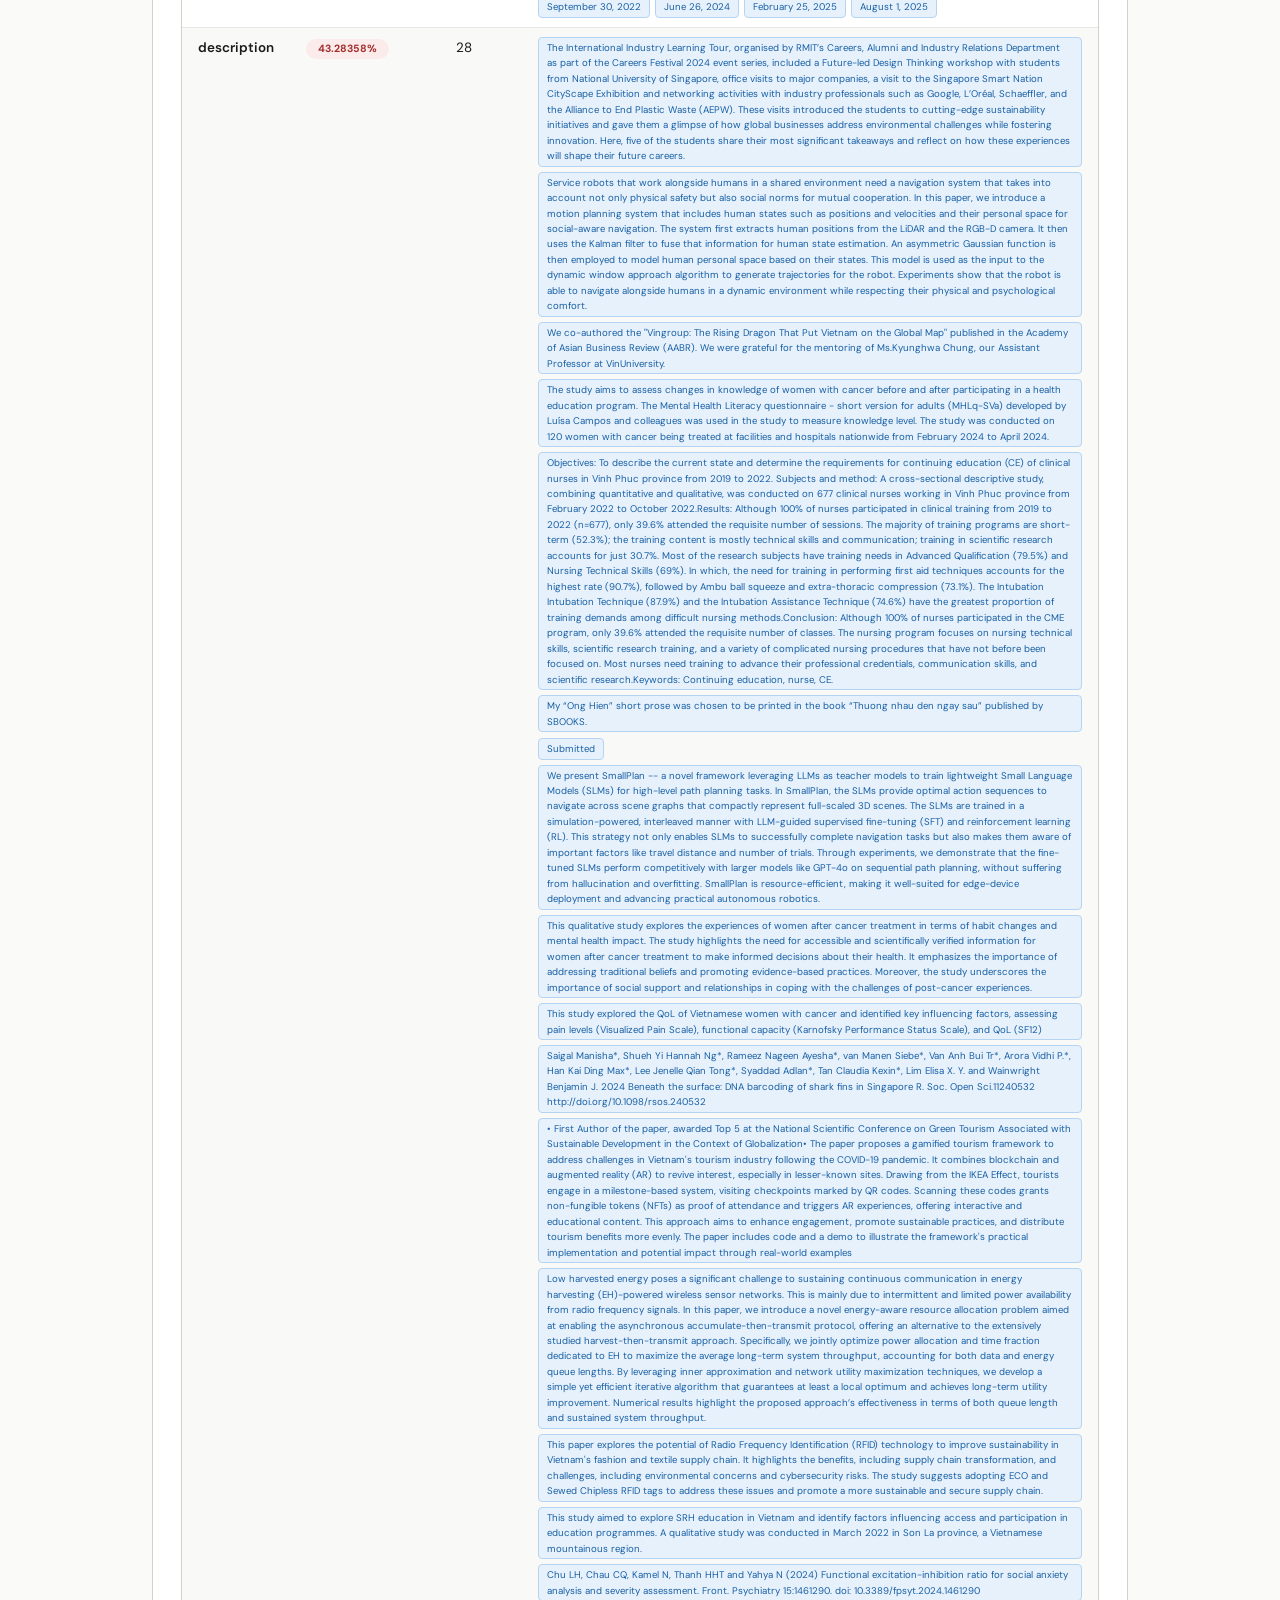
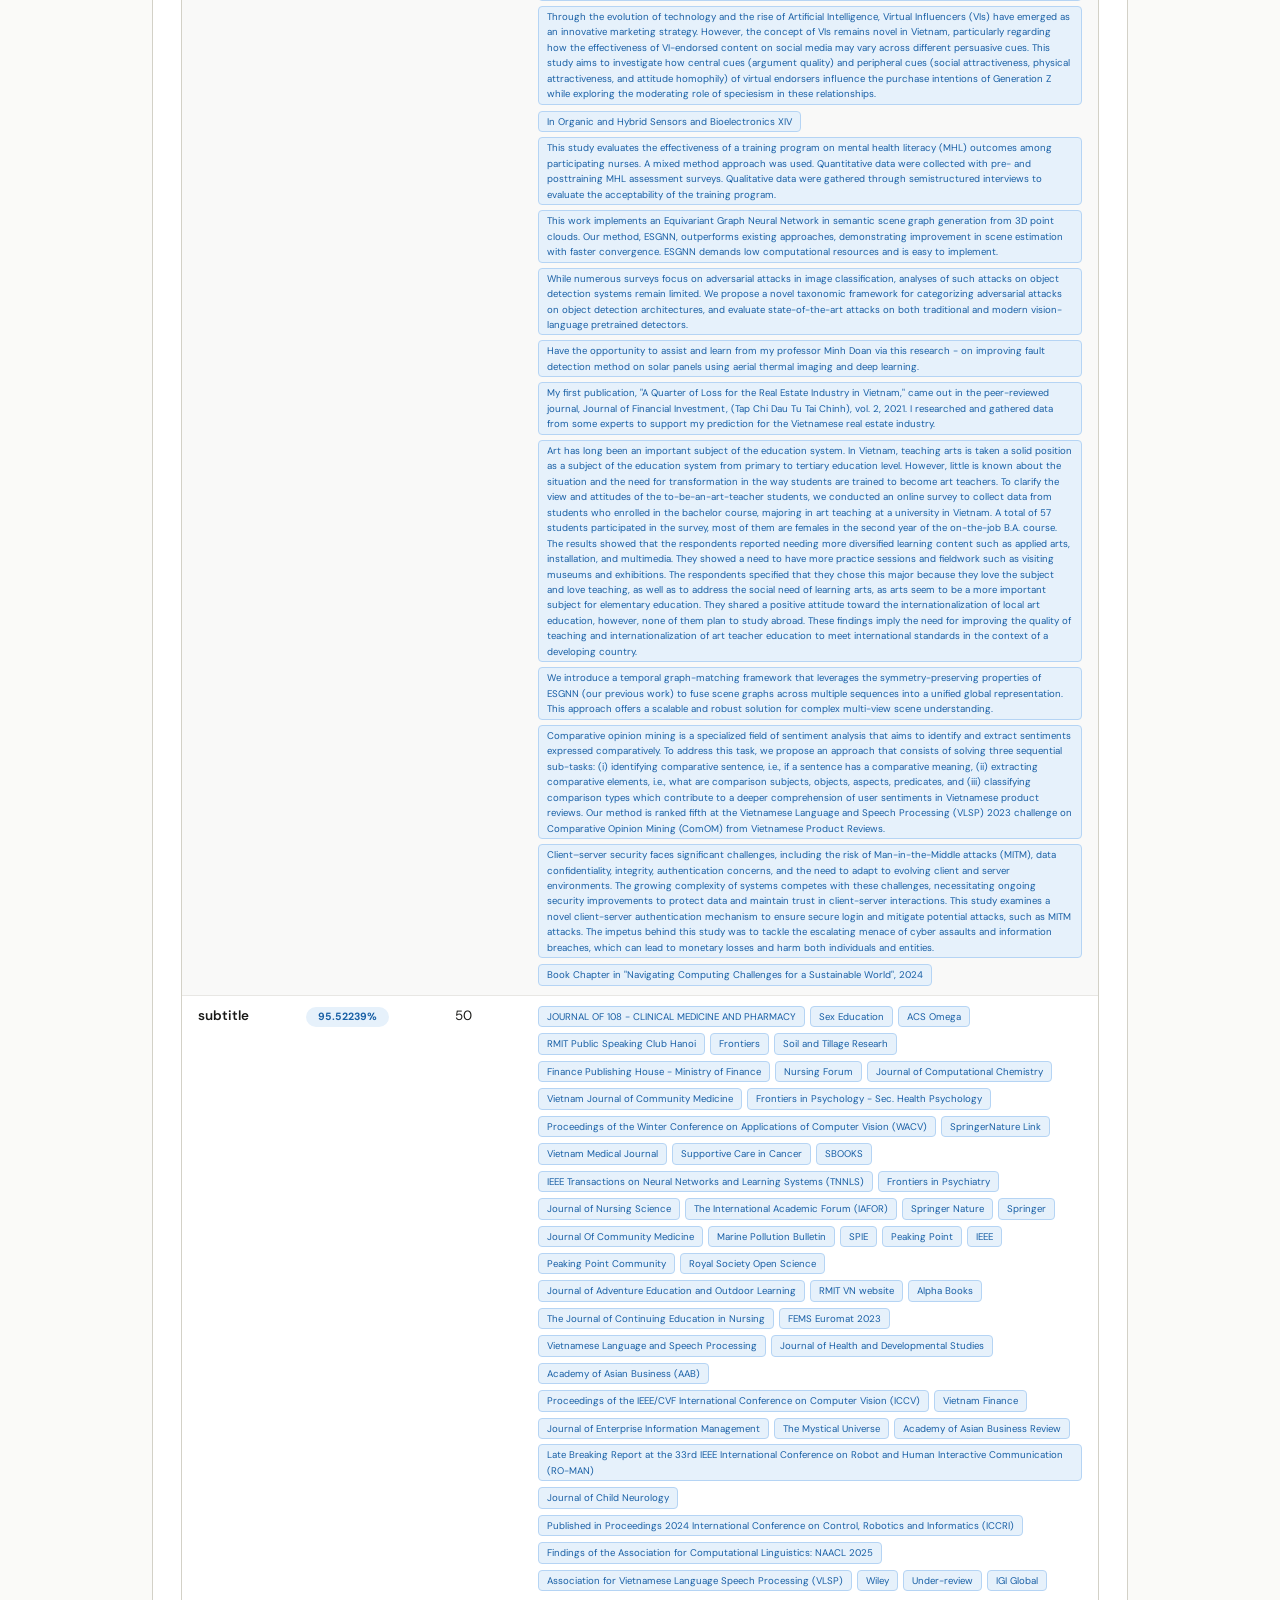
<file: notebooks/Career Services Work/dataset_structure.html>
<!DOCTYPE html>
<html lang="en">
<head>
  <meta charset="UTF-8">
  <meta name="viewport" content="width=device-width, initial-scale=1.0">
  <title>Dataset Structure Overview</title>
  <link rel="preconnect" href="https://fonts.googleapis.com">
  <link rel="preconnect" href="https://fonts.gstatic.com" crossorigin>
  <link href="https://fonts.googleapis.com/css2?family=DM+Mono:wght@400;500&family=DM+Sans:wght@400;500;600;700&display=swap" rel="stylesheet">
  <style>
  *, *::before, *::after { box-sizing: border-box; margin: 0; padding: 0; }

  body {
    font-family: 'DM Sans', system-ui, sans-serif;
    background: #fafaf8; color: #1a1a18;
    line-height: 1.6; font-size: 16px;
  }

  .skip-link {
    position: absolute; top: -48px; left: 16px;
    background: #534ab7; color: #fff;
    padding: 8px 18px; border-radius: 0 0 8px 8px;
    font-weight: 700; font-size: 0.875em;
    text-decoration: none; z-index: 9999;
    transition: top 0.15s ease;
  }
  .skip-link:focus { top: 0; }

  .sr-only {
    position: absolute; width: 1px; height: 1px;
    padding: 0; margin: -1px; overflow: hidden;
    clip: rect(0,0,0,0); white-space: nowrap; border: 0;
  }

  .container { max-width: 80%; margin: 0 auto; padding: 0 24px; }

  .page-header {
    padding: 52px 0 36px;
    border-bottom: 0.5px solid #d3d1c7;
    margin-bottom: 36px;
  }
  h1 {
    font-size: 2em; font-weight: 500; color: #1a1a18;
    margin-bottom: 10px; letter-spacing: -0.01em;
  }
  .subtitle { color: #888780; font-size: 0.95em; }
  .subtitle span + span::before { content: " · "; color: #d3d1c7; padding: 0 2px; }

  .col-card {
    background: #fff; border: 0.5px solid #d3d1c7;
    border-radius: 12px; padding: 24px 28px; margin-bottom: 24px;
  }
  .col-header {
    display: flex; align-items: center; gap: 12px;
    padding-bottom: 18px; border-bottom: 0.5px solid #ececea;
    margin-bottom: 18px;
  }
  h2 { font-size: 1.15em; font-weight: 600; color: #1a1a18; letter-spacing: -0.01em; }
  h3 {
    font-size: 0.7em; font-weight: 700; color: #888780;
    text-transform: uppercase; letter-spacing: 0.09em; margin: 24px 0 10px;
  }

  .metrics {
    display: flex; flex-wrap: wrap;
    background: #f9f9f7; border: 0.5px solid #d3d1c7;
    border-radius: 8px; overflow: hidden;
  }
  .metric { padding: 14px 22px; border-right: 0.5px solid #d3d1c7; min-width: 160px; }
  .metric:last-child { border-right: none; }
  .metric dt {
    font-size: 0.68em; font-weight: 700; color: #888780;
    text-transform: uppercase; letter-spacing: 0.08em; margin-bottom: 7px;
  }
  .metric dd { margin: 0; }

  .badge { display: inline-block; padding: 3px 12px; border-radius: 20px; font-size: 0.78em; font-weight: 700; line-height: 1.4; }
  .badge-success { background: #eaf3de; color: #3b6d11; }
  .badge-info    { background: #e6f1fb; color: #185fa5; }
  .badge-warning { background: #faeeda; color: #854f0b; }
  .badge-danger  { background: #fcebeb; color: #a32d2d; }
  .badge-neutral { background: #f1efe8; color: #5f5e5a; }

  .pill-type {
    display: inline-block; background: #eeedfe; color: #534ab7;
    font-size: 0.72em; padding: 3px 12px; border-radius: 20px; font-weight: 700;
  }
  .pill-mandatory {
    display: inline-block; background: #534ab7; color: #eeedfe;
    font-size: 0.68em; padding: 1px 8px; border-radius: 20px;
    font-weight: 700; vertical-align: middle; margin-left: 8px;
  }

  .tag-list { list-style: none; padding: 0; margin: 0; display: flex; flex-wrap: wrap; gap: 5px; }
  .tag, .tag-sm {
    display: inline-block; background: #e6f1fb; color: #185fa5;
    border: 0.5px solid #b5d4f4; padding: 3px 10px; border-radius: 4px; font-size: 0.78em;
  }
  .tag-sm { font-size: 0.72em; padding: 2px 8px; }

  .table-wrap { overflow-x: auto; border-radius: 10px; border: 0.5px solid #d3d1c7; }
  table { width: 100%; border-collapse: collapse; font-size: 0.84em; }
  thead tr { background: #2c2c2a; }
  thead th { padding: 10px 16px; color: #f1efe8; font-weight: 500; text-align: left; white-space: nowrap; }
  tbody th { padding: 9px 16px; font-weight: 600; text-align: left; vertical-align: top; }
  tbody td { padding: 9px 16px; vertical-align: top; }
  .row-mandatory { background: #eeedfe; }
  .row-mandatory th, .row-mandatory td { color: #3c3489; border-bottom: 0.5px solid #afa9ec; }
  .row-even { background: #fff; }
  .row-even th, .row-even td { border-bottom: 0.5px solid #e8e7e4; color: #1a1a18; }
  .row-odd  { background: #f9f9f8; }
  .row-odd th, .row-odd td { border-bottom: 0.5px solid #e8e7e4; color: #1a1a18; }
  .center { text-align: center; }

  code, pre { font-family: 'DM Mono', 'Fira Code', ui-monospace, monospace; }
  .inline-code { background: #f1efe8; color: #2c2c2a; padding: 2px 8px; border-radius: 4px; font-size: 0.85em; }
  .code-light { background: #f1efe8; color: #2c2c2a; padding: 10px 14px; border-radius: 8px; font-size: 0.78em; overflow-x: auto; line-height: 1.5; margin: 0; }
  .code-dark  { background: #2c2c2a; color: #d3d1c7; padding: 18px 22px; border-radius: 10px; font-size: 0.8em; overflow-x: auto; line-height: 1.65; margin: 0; }

  .muted { color: #888780; font-style: italic; }

  .page-footer {
    text-align: center; color: #b4b2a9; font-size: 0.78em;
    padding: 36px 0 28px; border-top: 0.5px solid #d3d1c7; margin-top: 8px;
  }
</style>
</head>
<body>

  <a class="skip-link" href="#main">Skip to main content</a>

  <div class="container">
    <header class="page-header">
      <h1>Dataset structure overview</h1>
      <p class="subtitle">
        <span>2,745 records</span>
        <span>20 columns</span>
      </p>
    </header>

    <main id="main">
      
      <article class="col-card" aria-labelledby="col-0">
        <header class="col-header">
          <h2 id="col-0">id</h2>
          <span class="pill-type" aria-label="Type: scalar_text">scalar_text</span>
        </header>
        
        <dl class="metrics" aria-label="Summary metrics for id">
          <div class="metric">
            <dt>Column presence</dt>
            <dd><span class="badge badge-success" aria-label="Presence: 100.0% — complete">100.0%</span></dd>
          </div>
          <div class="metric">
            <dt>Unique count</dt>
            <dd><span class="badge badge-neutral" aria-label="2,745 unique values">2,745</span></dd>
          </div>
          <div class="metric">
            <dt>Example value</dt>
            <dd><code class="inline-code">khiem-tran-84a0441b9</code></dd>
          </div>
        </dl>
        
      </article>

      <article class="col-card" aria-labelledby="col-1">
        <header class="col-header">
          <h2 id="col-1">first_industry</h2>
          <span class="pill-type" aria-label="Type: scalar_text">scalar_text</span>
        </header>
        
        <dl class="metrics" aria-label="Summary metrics for first_industry">
          <div class="metric">
            <dt>Column presence</dt>
            <dd><span class="badge badge-info" aria-label="Presence: 97.27% — high">97.27%</span></dd>
          </div>
          <div class="metric">
            <dt>Unique count</dt>
            <dd><span class="badge badge-neutral" aria-label="54 unique values">54</span></dd>
          </div>
          <div class="metric">
            <dt>Example value</dt>
            <dd><code class="inline-code">employment activities</code></dd>
          </div>
        </dl>
        
        <section aria-label="Unique values for column first_industry">
          <h3>Unique values</h3>
          <ul class="tag-list" aria-label="54 unique values"><li><span class="tag">manufacture of food products</span></li><li><span class="tag">printing and reproduction of recorded media</span></li><li><span class="tag">gambling and betting activities</span></li><li><span class="tag">repair of computers and personal and household goods</span></li><li><span class="tag">creative, arts and entertainment activities</span></li><li><span class="tag">real estate activities</span></li><li><span class="tag">civil engineering</span></li><li><span class="tag">manufacture of wearing apparel</span></li><li><span class="tag">retail trade</span></li><li><span class="tag">activities of membership organizations</span></li><li><span class="tag">computer programming, consultancy and related activities</span></li><li><span class="tag">radio broadcasting, television programming and broadcasting activities</span></li><li><span class="tag">architectural and engineering activities; technical testing and analysis</span></li><li><span class="tag">employment activities</span></li><li><span class="tag">human health activities</span></li><li><span class="tag">travel agency, tour operator, reservation service and related activities</span></li><li><span class="tag">mining of metal ores</span></li><li><span class="tag">motion picture, video and television programme production, sound recording and music publishing activities</span></li><li><span class="tag">advertising and market research</span></li><li><span class="tag">information service activities</span></li><li><span class="tag">warehousing and support activities for transportation</span></li><li><span class="tag">unknown</span></li><li><span class="tag">agriculture and agriculture related services activities</span></li><li><span class="tag">manufacture of basic metals</span></li><li><span class="tag">other professional, scientific and technical activities, specialized design, photographic, translation</span></li><li><span class="tag">accommodation</span></li><li><span class="tag">libraries, archives, museums and other cultural activities</span></li><li><span class="tag">social work activities without accommodation</span></li><li><span class="tag">food and beverage service activities</span></li><li><span class="tag">activities of head offices; management consultancy activities</span></li><li><span class="tag">sports activities and amusement and recreation activities</span></li><li><span class="tag">manufacture of computer, electronic and optical products</span></li><li><span class="tag">services to buildings and landscape activities</span></li><li><span class="tag">air transport</span></li><li><span class="tag">manufacture of furniture</span></li><li><span class="tag">wholesale</span></li><li><span class="tag">security and investigation activities</span></li><li><span class="tag">other personal service activities - washing, hairdressing, funeral and related activities</span></li><li><span class="tag">public administration and defence; compulsory social security; foreign affairs</span></li><li><span class="tag">scientific research and experimental development</span></li><li><span class="tag">office administrative, office support and other business support activities</span></li><li><span class="tag">education</span></li><li><span class="tag">repair and installation of machinery and equipment</span></li><li><span class="tag">manufacture of pharmaceuticals, medicinal chemical and botanical products</span></li><li><span class="tag">mining support service activities</span></li><li><span class="tag">financial service activities, except insurance and pension funding</span></li><li><span class="tag">legal and accounting activities</span></li><li><span class="tag">telecommunications</span></li><li><span class="tag">construction of buildings</span></li><li><span class="tag">activities auxiliary to financial service and insurance activities</span></li><li><span class="tag">activities of extraterritorial organizations and bodies</span></li><li><span class="tag">remediation activities and other waste management services</span></li><li><span class="tag">publishing activities</span></li><li><span class="tag">manufacture of electrical equipment</span></li></ul>
        </section>
      </article>

      <article class="col-card" aria-labelledby="col-2">
        <header class="col-header">
          <h2 id="col-2">current_industry</h2>
          <span class="pill-type" aria-label="Type: scalar_text">scalar_text</span>
        </header>
        
        <dl class="metrics" aria-label="Summary metrics for current_industry">
          <div class="metric">
            <dt>Column presence</dt>
            <dd><span class="badge badge-warning" aria-label="Presence: 67.8% — partial">67.8%</span></dd>
          </div>
          <div class="metric">
            <dt>Unique count</dt>
            <dd><span class="badge badge-neutral" aria-label="48 unique values">48</span></dd>
          </div>
          <div class="metric">
            <dt>Example value</dt>
            <dd><code class="inline-code">advertising and market research</code></dd>
          </div>
        </dl>
        
        <section aria-label="Unique values for column current_industry">
          <h3>Unique values</h3>
          <ul class="tag-list" aria-label="48 unique values"><li><span class="tag">manufacture of food products</span></li><li><span class="tag">printing and reproduction of recorded media</span></li><li><span class="tag">repair of computers and personal and household goods</span></li><li><span class="tag">creative, arts and entertainment activities</span></li><li><span class="tag">real estate activities</span></li><li><span class="tag">civil engineering</span></li><li><span class="tag">manufacture of wearing apparel</span></li><li><span class="tag">retail trade</span></li><li><span class="tag">architectural and engineering activities; technical testing and analysis</span></li><li><span class="tag">computer programming, consultancy and related activities</span></li><li><span class="tag">activities of membership organizations</span></li><li><span class="tag">radio broadcasting, television programming and broadcasting activities</span></li><li><span class="tag">employment activities</span></li><li><span class="tag">human health activities</span></li><li><span class="tag">travel agency, tour operator, reservation service and related activities</span></li><li><span class="tag">motion picture, video and television programme production, sound recording and music publishing activities</span></li><li><span class="tag">advertising and market research</span></li><li><span class="tag">unknown</span></li><li><span class="tag">information service activities</span></li><li><span class="tag">warehousing and support activities for transportation</span></li><li><span class="tag">other professional, scientific and technical activities, specialized design, photographic, translation</span></li><li><span class="tag">accommodation</span></li><li><span class="tag">libraries, archives, museums and other cultural activities</span></li><li><span class="tag">food and beverage service activities</span></li><li><span class="tag">activities of head offices; management consultancy activities</span></li><li><span class="tag">sports activities and amusement and recreation activities</span></li><li><span class="tag">manufacture of computer, electronic and optical products</span></li><li><span class="tag">air transport</span></li><li><span class="tag">manufacture of furniture</span></li><li><span class="tag">wholesale</span></li><li><span class="tag">security and investigation activities</span></li><li><span class="tag">public administration and defence; compulsory social security; foreign affairs</span></li><li><span class="tag">electricity, gas, steam and air conditioning supply</span></li><li><span class="tag">office administrative, office support and other business support activities</span></li><li><span class="tag">scientific research and experimental development</span></li><li><span class="tag">manufacture of coke and refined petroleum products</span></li><li><span class="tag">education</span></li><li><span class="tag">manufacture of pharmaceuticals, medicinal chemical and botanical products</span></li><li><span class="tag">mining support service activities</span></li><li><span class="tag">financial service activities, except insurance and pension funding</span></li><li><span class="tag">legal and accounting activities</span></li><li><span class="tag">construction of buildings</span></li><li><span class="tag">telecommunications</span></li><li><span class="tag">activities auxiliary to financial service and insurance activities</span></li><li><span class="tag">activities of extraterritorial organizations and bodies</span></li><li><span class="tag">remediation activities and other waste management services</span></li><li><span class="tag">publishing activities</span></li><li><span class="tag">manufacture of electrical equipment</span></li></ul>
        </section>
      </article>

      <article class="col-card" aria-labelledby="col-3">
        <header class="col-header">
          <h2 id="col-3">educations</h2>
          <span class="pill-type" aria-label="Type: json_structure">json_structure</span>
        </header>
        
        <dl class="metrics" aria-label="Summary metrics for educations">
          <div class="metric">
            <dt>Column presence</dt>
            <dd><span class="badge badge-success" aria-label="Presence: 100.0% — complete">100.0%</span></dd>
          </div>
          <div class="metric">
            <dt>Unique count</dt>
            <dd><span class="badge badge-neutral" aria-label="0 unique values">0</span></dd>
          </div>
          <div class="metric">
            <dt>Example value</dt>
            <dd><span class="muted" aria-label="No example">—</span></dd>
          </div>
        </dl>
        
        <section aria-label="Nested schema for column educations">
          <h3>Nested schema</h3>
          
          <div class="table-wrap">
            <table aria-label="Nested schema for column educations">
              <caption class="sr-only">Nested schema fields for column educations</caption>
              <thead>
                <tr>
                  <th scope="col">Field</th>
                  <th scope="col" class="center">Presence</th>
                  <th scope="col" class="center">Unique count</th>
                  <th scope="col">Unique values</th>
                </tr>
              </thead>
              <tbody>
              <tr class="row-even">
                <th scope="row">degree_user_input<span class="sr-only"> (optional)</span></th>
                <td class="center"><span class="badge badge-info" aria-label="Presence: 94.43561% — high">94.43561%</span></td>
                <td class="center">550</td>
                <td><span class="muted" aria-label="No unique values">—</span></td>
              </tr>
              <tr class="row-odd">
                <th scope="row">degree_standardized<span class="sr-only"> (optional)</span></th>
                <td class="center"><span class="badge badge-info" aria-label="Presence: 94.45832% — high">94.45832%</span></td>
                <td class="center">6</td>
                <td><ul class="tag-list" aria-label="6 unique values"><li><span class="tag tag-sm">phd</span></li><li><span class="tag tag-sm">bachelor</span></li><li><span class="tag tag-sm">college</span></li><li><span class="tag tag-sm">engineer</span></li><li><span class="tag tag-sm">master</span></li><li><span class="tag tag-sm">high school</span></li></ul></td>
              </tr>
              <tr class="row-mandatory">
                <th scope="row">university <span class="pill-mandatory" aria-hidden="true">mandatory</span><span class="sr-only"> (mandatory)</span></th>
                <td class="center"><span class="badge badge-success" aria-label="Presence: 100.0% — complete">100.0%</span></td>
                <td class="center">685</td>
                <td><span class="muted" aria-label="No unique values">—</span></td>
              </tr>
              <tr class="row-odd">
                <th scope="row">major_user_input<span class="sr-only"> (optional)</span></th>
                <td class="center"><span class="badge badge-warning" aria-label="Presence: 79.53668% — partial">79.53668%</span></td>
                <td class="center">685</td>
                <td><span class="muted" aria-label="No unique values">—</span></td>
              </tr>
              <tr class="row-even">
                <th scope="row">major_standardized<span class="sr-only"> (optional)</span></th>
                <td class="center"><span class="badge badge-warning" aria-label="Presence: 79.53668% — partial">79.53668%</span></td>
                <td class="center">59</td>
                <td><ul class="tag-list" aria-label="59 unique values"><li><span class="tag tag-sm">tourism</span></li><li><span class="tag tag-sm">fine arts</span></li><li><span class="tag tag-sm">nutrition</span></li><li><span class="tag tag-sm">printing engineering technology</span></li><li><span class="tag tag-sm">library and information sciences</span></li><li><span class="tag tag-sm">transportation operations</span></li><li><span class="tag tag-sm">engineering physics</span></li><li><span class="tag tag-sm">accounting, auditing</span></li><li><span class="tag tag-sm">vietnamese language, literature and culture</span></li><li><span class="tag tag-sm">journalism and communication</span></li><li><span class="tag tag-sm">archival science and museology</span></li><li><span class="tag tag-sm">law</span></li><li><span class="tag tag-sm">civil engineering</span></li><li><span class="tag tag-sm">statistics</span></li><li><span class="tag tag-sm">sociology and anthropology</span></li><li><span class="tag tag-sm">other social sciences and humanities</span></li><li><span class="tag tag-sm">mechanical engineering and mechatronics</span></li><li><span class="tag tag-sm">construction management</span></li><li><span class="tag tag-sm">biology</span></li><li><span class="tag tag-sm">audiovisual arts</span></li><li><span class="tag tag-sm">applied biology</span></li><li><span class="tag tag-sm">psychology</span></li><li><span class="tag tag-sm">hospitality and restaurant services</span></li><li><span class="tag tag-sm">earth sciences</span></li><li><span class="tag tag-sm">architectural engineering and construction technology</span></li><li><span class="tag tag-sm">nursing and midwifery</span></li><li><span class="tag tag-sm">physical sciences</span></li><li><span class="tag tag-sm">home economics</span></li><li><span class="tag tag-sm">teacher education</span></li><li><span class="tag tag-sm">textile, fabrics, footwear and leather production and processing</span></li><li><span class="tag tag-sm">finance, banking, insurance</span></li><li><span class="tag tag-sm">management, administration</span></li><li><span class="tag tag-sm">area studies</span></li><li><span class="tag tag-sm">economics</span></li><li><span class="tag tag-sm">industrial management</span></li><li><span class="tag tag-sm">healthcare management</span></li><li><span class="tag tag-sm">environmental and resource management</span></li><li><span class="tag tag-sm">architecture and planning</span></li><li><span class="tag tag-sm">education sciences</span></li><li><span class="tag tag-sm">environmental science</span></li><li><span class="tag tag-sm">mathematics</span></li><li><span class="tag tag-sm">electrical, electronic and telecommunication engineering technology</span></li><li><span class="tag tag-sm">publishing and distribution</span></li><li><span class="tag tag-sm">geography</span></li><li><span class="tag tag-sm">foreign languages, literatures and cultures</span></li><li><span class="tag tag-sm">applied arts</span></li><li><span class="tag tag-sm">police</span></li><li><span class="tag tag-sm">physical education and sports</span></li><li><span class="tag tag-sm">public health</span></li><li><span class="tag tag-sm">chemical, materials, metallurgical and environmental engineering</span></li><li><span class="tag tag-sm">performing arts</span></li><li><span class="tag tag-sm">mechanical engineering technology</span></li><li><span class="tag tag-sm">information technology</span></li><li><span class="tag tag-sm">social work</span></li><li><span class="tag tag-sm">business</span></li><li><span class="tag tag-sm">pharmacy</span></li><li><span class="tag tag-sm">political science</span></li><li><span class="tag tag-sm">veterinary medicine</span></li><li><span class="tag tag-sm">computer science</span></li></ul></td>
              </tr>
              <tr class="row-odd">
                <th scope="row">description<span class="sr-only"> (optional)</span></th>
                <td class="center"><span class="badge badge-danger" aria-label="Presence: 30.84261% — low">30.84261%</span></td>
                <td class="center">1,325</td>
                <td><span class="muted" aria-label="No unique values">—</span></td>
              </tr>
              <tr class="row-even">
                <th scope="row">start_date<span class="sr-only"> (optional)</span></th>
                <td class="center"><span class="badge badge-info" aria-label="Presence: 97.86509% — high">97.86509%</span></td>
                <td class="center">21</td>
                <td><ul class="tag-list" aria-label="21 unique values"><li><span class="tag tag-sm">Jan 2012</span></li><li><span class="tag tag-sm">Jan 2007</span></li><li><span class="tag tag-sm">Jan 2018</span></li><li><span class="tag tag-sm">Jan 2017</span></li><li><span class="tag tag-sm">Jan 2010</span></li><li><span class="tag tag-sm">Jan 2019</span></li><li><span class="tag tag-sm">Jan 1999</span></li><li><span class="tag tag-sm">Jan 2024</span></li><li><span class="tag tag-sm">Jan 2011</span></li><li><span class="tag tag-sm">Jan 2014</span></li><li><span class="tag tag-sm">Jan 2008</span></li><li><span class="tag tag-sm">Jan 2021</span></li><li><span class="tag tag-sm">Jan 2023</span></li><li><span class="tag tag-sm">Jan 2022</span></li><li><span class="tag tag-sm">Jan 2000</span></li><li><span class="tag tag-sm">Jan 2015</span></li><li><span class="tag tag-sm">Jan 2016</span></li><li><span class="tag tag-sm">Jan 2025</span></li><li><span class="tag tag-sm">Jan 2013</span></li><li><span class="tag tag-sm">Jan 2020</span></li><li><span class="tag tag-sm">Jan 2009</span></li></ul></td>
              </tr>
              <tr class="row-odd">
                <th scope="row">end_date<span class="sr-only"> (optional)</span></th>
                <td class="center"><span class="badge badge-info" aria-label="Presence: 95.84374% — high">95.84374%</span></td>
                <td class="center">21</td>
                <td><ul class="tag-list" aria-label="21 unique values"><li><span class="tag tag-sm">2027-01-01</span></li><li><span class="tag tag-sm">2033-01-01</span></li><li><span class="tag tag-sm">2030-01-01</span></li><li><span class="tag tag-sm">2029-01-01</span></li><li><span class="tag tag-sm">2025-01-01</span></li><li><span class="tag tag-sm">2023-01-01</span></li><li><span class="tag tag-sm">2001-01-01</span></li><li><span class="tag tag-sm">2034-01-01</span></li><li><span class="tag tag-sm">2024-01-01</span></li><li><span class="tag tag-sm">2017-01-01</span></li><li><span class="tag tag-sm">2020-01-01</span></li><li><span class="tag tag-sm">2012-01-01</span></li><li><span class="tag tag-sm">2018-01-01</span></li><li><span class="tag tag-sm">2021-01-01</span></li><li><span class="tag tag-sm">2016-01-01</span></li><li><span class="tag tag-sm">2013-01-01</span></li><li><span class="tag tag-sm">2019-01-01</span></li><li><span class="tag tag-sm">2015-01-01</span></li><li><span class="tag tag-sm">2022-01-01</span></li><li><span class="tag tag-sm">2026-01-01</span></li><li><span class="tag tag-sm">2014-01-01</span></li></ul></td>
              </tr>
              </tbody>
            </table>
          </div>
        </section>
        <section aria-label="Representative example for column educations">
          <h3>Representative example</h3>
          <pre class="code-dark" aria-label="Representative JSON example">{
  &quot;degree_user_input&quot;: &quot;Bachelor's degree&quot;,
  &quot;degree_standardized&quot;: &quot;bachelor&quot;,
  &quot;university&quot;: &quot;RMIT University Vietnam&quot;,
  &quot;major_user_input&quot;: &quot;Digital Marketing&quot;,
  &quot;major_standardized&quot;: &quot;business&quot;,
  &quot;description&quot;: &quot;RMIT Vietnam is a Melbourne-based first fully-foreign university in Vietnam, bringing a world-class education and globalised study environment to the heart of Asia. In 2025, RMIT ranked 10th highest ranked in Australia and 123rd in the world according to QS World University Rankings. - Minor: Logistics and Supply Chain Management - Received Distinction and High Distinction in core courses: Digital Marketing Communication, Digital Content Creation, Social Media &amp; Mobile Marketing… Show more&quot;,
  &quot;start_date&quot;: &quot;Jan 2021&quot;,
  &quot;end_date&quot;: &quot;2025-01-01&quot;
}</pre>
        </section>
      </article>

      <article class="col-card" aria-labelledby="col-4">
        <header class="col-header">
          <h2 id="col-4">jobs</h2>
          <span class="pill-type" aria-label="Type: json_structure">json_structure</span>
        </header>
        
        <dl class="metrics" aria-label="Summary metrics for jobs">
          <div class="metric">
            <dt>Column presence</dt>
            <dd><span class="badge badge-success" aria-label="Presence: 100.0% — complete">100.0%</span></dd>
          </div>
          <div class="metric">
            <dt>Unique count</dt>
            <dd><span class="badge badge-neutral" aria-label="0 unique values">0</span></dd>
          </div>
          <div class="metric">
            <dt>Example value</dt>
            <dd><span class="muted" aria-label="No example">—</span></dd>
          </div>
        </dl>
        
        <section aria-label="Nested schema for column jobs">
          <h3>Nested schema</h3>
          
          <div class="table-wrap">
            <table aria-label="Nested schema for column jobs">
              <caption class="sr-only">Nested schema fields for column jobs</caption>
              <thead>
                <tr>
                  <th scope="col">Field</th>
                  <th scope="col" class="center">Presence</th>
                  <th scope="col" class="center">Unique count</th>
                  <th scope="col">Unique values</th>
                </tr>
              </thead>
              <tbody>
              <tr class="row-mandatory">
                <th scope="row">title <span class="pill-mandatory" aria-hidden="true">mandatory</span><span class="sr-only"> (mandatory)</span></th>
                <td class="center"><span class="badge badge-success" aria-label="Presence: 100.0% — complete">100.0%</span></td>
                <td class="center">5,784</td>
                <td><span class="muted" aria-label="No unique values">—</span></td>
              </tr>
              <tr class="row-mandatory">
                <th scope="row">company <span class="pill-mandatory" aria-hidden="true">mandatory</span><span class="sr-only"> (mandatory)</span></th>
                <td class="center"><span class="badge badge-success" aria-label="Presence: 100.0% — complete">100.0%</span></td>
                <td class="center">4,966</td>
                <td><span class="muted" aria-label="No unique values">—</span></td>
              </tr>
              <tr class="row-mandatory">
                <th scope="row">industry_user_input <span class="pill-mandatory" aria-hidden="true">mandatory</span><span class="sr-only"> (mandatory)</span></th>
                <td class="center"><span class="badge badge-success" aria-label="Presence: 100.0% — complete">100.0%</span></td>
                <td class="center">1,710</td>
                <td><span class="muted" aria-label="No unique values">—</span></td>
              </tr>
              <tr class="row-mandatory">
                <th scope="row">industry_standardized <span class="pill-mandatory" aria-hidden="true">mandatory</span><span class="sr-only"> (mandatory)</span></th>
                <td class="center"><span class="badge badge-success" aria-label="Presence: 100.0% — complete">100.0%</span></td>
                <td class="center">68</td>
                <td><ul class="tag-list" aria-label="68 unique values"><li><span class="tag tag-sm">manufacture of food products</span></li><li><span class="tag tag-sm">printing and reproduction of recorded media</span></li><li><span class="tag tag-sm">residential care activities</span></li><li><span class="tag tag-sm">manufacture of beverages</span></li><li><span class="tag tag-sm">waste collection, treatment and disposal activities; materials recovery</span></li><li><span class="tag tag-sm">gambling and betting activities</span></li><li><span class="tag tag-sm">repair of computers and personal and household goods</span></li><li><span class="tag tag-sm">creative, arts and entertainment activities</span></li><li><span class="tag tag-sm">real estate activities</span></li><li><span class="tag tag-sm">civil engineering</span></li><li><span class="tag tag-sm">activities of households as employers of domestic personnel</span></li><li><span class="tag tag-sm">manufacture of wearing apparel</span></li><li><span class="tag tag-sm">rental and leasing activities</span></li><li><span class="tag tag-sm">retail trade</span></li><li><span class="tag tag-sm">activities of membership organizations</span></li><li><span class="tag tag-sm">computer programming, consultancy and related activities</span></li><li><span class="tag tag-sm">radio broadcasting, television programming and broadcasting activities</span></li><li><span class="tag tag-sm">architectural and engineering activities; technical testing and analysis</span></li><li><span class="tag tag-sm">employment activities</span></li><li><span class="tag tag-sm">human health activities</span></li><li><span class="tag tag-sm">travel agency, tour operator, reservation service and related activities</span></li><li><span class="tag tag-sm">mining of metal ores</span></li><li><span class="tag tag-sm">motion picture, video and television programme production, sound recording and music publishing activities</span></li><li><span class="tag tag-sm">advertising and market research</span></li><li><span class="tag tag-sm">warehousing and support activities for transportation</span></li><li><span class="tag tag-sm">information service activities</span></li><li><span class="tag tag-sm">unknown</span></li><li><span class="tag tag-sm">agriculture and agriculture related services activities</span></li><li><span class="tag tag-sm">manufacture of basic metals</span></li><li><span class="tag tag-sm">other professional, scientific and technical activities, specialized design, photographic, translation</span></li><li><span class="tag tag-sm">accommodation</span></li><li><span class="tag tag-sm">libraries, archives, museums and other cultural activities</span></li><li><span class="tag tag-sm">social work activities without accommodation</span></li><li><span class="tag tag-sm">fishing and aquaculture</span></li><li><span class="tag tag-sm">food and beverage service activities</span></li><li><span class="tag tag-sm">extraction of crude petroleum and natural gas</span></li><li><span class="tag tag-sm">activities of head offices; management consultancy activities</span></li><li><span class="tag tag-sm">sports activities and amusement and recreation activities</span></li><li><span class="tag tag-sm">manufacture of computer, electronic and optical products</span></li><li><span class="tag tag-sm">services to buildings and landscape activities</span></li><li><span class="tag tag-sm">air transport</span></li><li><span class="tag tag-sm">manufacture of furniture</span></li><li><span class="tag tag-sm">postal and courier activities</span></li><li><span class="tag tag-sm">wholesale</span></li><li><span class="tag tag-sm">security and investigation activities</span></li><li><span class="tag tag-sm">water collection, treatment and supply</span></li><li><span class="tag tag-sm">other personal service activities - washing, hairdressing, funeral and related activities</span></li><li><span class="tag tag-sm">public administration and defence; compulsory social security; foreign affairs</span></li><li><span class="tag tag-sm">electricity, gas, steam and air conditioning supply</span></li><li><span class="tag tag-sm">scientific research and experimental development</span></li><li><span class="tag tag-sm">office administrative, office support and other business support activities</span></li><li><span class="tag tag-sm">manufacture of coke and refined petroleum products</span></li><li><span class="tag tag-sm">education</span></li><li><span class="tag tag-sm">repair and installation of machinery and equipment</span></li><li><span class="tag tag-sm">manufacture of motor vehicles, trailers and semi-trailers</span></li><li><span class="tag tag-sm">manufacture of pharmaceuticals, medicinal chemical and botanical products</span></li><li><span class="tag tag-sm">mining support service activities</span></li><li><span class="tag tag-sm">manufacture of textiles</span></li><li><span class="tag tag-sm">financial service activities, except insurance and pension funding</span></li><li><span class="tag tag-sm">legal and accounting activities</span></li><li><span class="tag tag-sm">telecommunications</span></li><li><span class="tag tag-sm">construction of buildings</span></li><li><span class="tag tag-sm">activities auxiliary to financial service and insurance activities</span></li><li><span class="tag tag-sm">activities of extraterritorial organizations and bodies</span></li><li><span class="tag tag-sm">remediation activities and other waste management services</span></li><li><span class="tag tag-sm">publishing activities</span></li><li><span class="tag tag-sm">forestry and forestry related services activities</span></li><li><span class="tag tag-sm">manufacture of electrical equipment</span></li></ul></td>
              </tr>
              <tr class="row-even">
                <th scope="row">description<span class="sr-only"> (optional)</span></th>
                <td class="center"><span class="badge badge-warning" aria-label="Presence: 56.75813% — partial">56.75813%</span></td>
                <td class="center">6,706</td>
                <td><span class="muted" aria-label="No unique values">—</span></td>
              </tr>
              <tr class="row-odd">
                <th scope="row">start_date<span class="sr-only"> (optional)</span></th>
                <td class="center"><span class="badge badge-info" aria-label="Presence: 99.86492% — high">99.86492%</span></td>
                <td class="center">150</td>
                <td><span class="muted" aria-label="No unique values">—</span></td>
              </tr>
              <tr class="row-even">
                <th scope="row">end_date<span class="sr-only"> (optional)</span></th>
                <td class="center"><span class="badge badge-info" aria-label="Presence: 99.86492% — high">99.86492%</span></td>
                <td class="center">132</td>
                <td><span class="muted" aria-label="No unique values">—</span></td>
              </tr>
              <tr class="row-mandatory">
                <th scope="row">skillset <span class="pill-mandatory" aria-hidden="true">mandatory</span><span class="sr-only"> (mandatory)</span></th>
                <td class="center"><span class="badge badge-success" aria-label="Presence: 100.0% — complete">100.0%</span></td>
                <td class="center">9,218</td>
                <td><span class="muted" aria-label="No unique values">—</span></td>
              </tr>
              </tbody>
            </table>
          </div>
        </section>
        <section aria-label="Representative example for column jobs">
          <h3>Representative example</h3>
          <pre class="code-dark" aria-label="Representative JSON example">{
  &quot;title&quot;: &quot;marketing assistant intern&quot;,
  &quot;company&quot;: &quot;asics&quot;,
  &quot;industry_user_input&quot;: &quot;marketing and advertising&quot;,
  &quot;industry_standardized&quot;: &quot;advertising and market research&quot;,
  &quot;description&quot;: &quot;asics has been developing sports footwear and apparel for more than 76 years. innovation has been the key to the introduction of design philosophies that have revolutionised the world of sports. through scientific approaches, asics have strived to create highly innovative sports product solutions that customers rely upon.responsibilities:- manage organic social content, website content, emails...for brand owned channels.- update website marketing page follow brand guidelines- ensure alignment with social media, brand campaign and event with stakeholders- assist with the development of social content for social, website content, event activation...- adapt and assist with digital graphic design- report in weekly &amp; monthly basis, campaign &amp; project basis- support other marketing activities&quot;,
  &quot;start_date&quot;: &quot;May 2025&quot;,
  &quot;end_date&quot;: &quot;Sep 2025&quot;,
  &quot;skillset&quot;: [
    &quot;organic social content management, website content management, email marketing, content writing, social media planning, digital graphic design, reporting, campaign management, project management, marketing coordination&quot;
  ]
}</pre>
        </section>
      </article>

      <article class="col-card" aria-labelledby="col-5">
        <header class="col-header">
          <h2 id="col-5">name</h2>
          <span class="pill-type" aria-label="Type: scalar_text">scalar_text</span>
        </header>
        
        <dl class="metrics" aria-label="Summary metrics for name">
          <div class="metric">
            <dt>Column presence</dt>
            <dd><span class="badge badge-success" aria-label="Presence: 100.0% — complete">100.0%</span></dd>
          </div>
          <div class="metric">
            <dt>Unique count</dt>
            <dd><span class="badge badge-neutral" aria-label="2,402 unique values">2,402</span></dd>
          </div>
          <div class="metric">
            <dt>Example value</dt>
            <dd><code class="inline-code">Khiem Tran</code></dd>
          </div>
        </dl>
        
      </article>

      <article class="col-card" aria-labelledby="col-6">
        <header class="col-header">
          <h2 id="col-6">city</h2>
          <span class="pill-type" aria-label="Type: scalar_text">scalar_text</span>
        </header>
        
        <dl class="metrics" aria-label="Summary metrics for city">
          <div class="metric">
            <dt>Column presence</dt>
            <dd><span class="badge badge-success" aria-label="Presence: 100.0% — complete">100.0%</span></dd>
          </div>
          <div class="metric">
            <dt>Unique count</dt>
            <dd><span class="badge badge-neutral" aria-label="85 unique values">85</span></dd>
          </div>
          <div class="metric">
            <dt>Example value</dt>
            <dd><code class="inline-code">Ho Chi Minh City, Ho Chi Minh City, Vietnam</code></dd>
          </div>
        </dl>
        
        <section aria-label="Unique values for column city">
          <h3>Unique values</h3>
          <ul class="tag-list" aria-label="85 unique values"><li><span class="tag">Tân Bình, Ho Chi Minh City, Vietnam</span></li><li><span class="tag">District 10, Ho Chi Minh City, Vietnam</span></li><li><span class="tag">Huyện Văn Lâm, Hung Yen, Vietnam</span></li><li><span class="tag">Hue, Thua Thien Hue, Vietnam</span></li><li><span class="tag">Thanh Xuân district, Hanoi, Vietnam</span></li><li><span class="tag">District 3, Ho Chi Minh City, Vietnam</span></li><li><span class="tag">Tây Hồ district, Hanoi, Vietnam</span></li><li><span class="tag">Quận Nam Từ Liêm, Hanoi, Vietnam</span></li><li><span class="tag">Ho Chi Minh City Metropolitan Area</span></li><li><span class="tag">District 2, Ho Chi Minh City, Vietnam</span></li><li><span class="tag">Binh Duong, Vietnam</span></li><li><span class="tag">Củ Chi, Ho Chi Minh City, Vietnam</span></li><li><span class="tag">Ho Chi Minh City, Ho Chi Minh City, Vietnam</span></li><li><span class="tag">Hue, Vietnam</span></li><li><span class="tag">Dong Thap, Vietnam</span></li><li><span class="tag">Quận Cầu Giấy, Hanoi, Vietnam</span></li><li><span class="tag">District 12, Ho Chi Minh City, Vietnam</span></li><li><span class="tag">Đà Nang, Da Nang City, Vietnam</span></li><li><span class="tag">Hai Phong City, Vietnam</span></li><li><span class="tag">Quận Gò Vấp, Ho Chi Minh City, Vietnam</span></li><li><span class="tag">Da Nang Metropolitan Area</span></li><li><span class="tag">Phường 6, Ho Chi Minh City, Vietnam</span></li><li><span class="tag">Thu Đuc, Vietnam</span></li><li><span class="tag">My Dinh 1 Ward, Hanoi, Vietnam</span></li><li><span class="tag">Phu Nhuan, Ho Chi Minh City, Vietnam</span></li><li><span class="tag">Ho Chi Minh City, Vietnam</span></li><li><span class="tag">Thành Phố Vũng Tàu, Ba Ria-Vung Tau, Vietnam</span></li><li><span class="tag">Bình Chánh district, Ho Chi Minh City, Vietnam</span></li><li><span class="tag">Hoi An, Quang Nam, Vietnam</span></li><li><span class="tag">District 1, Ho Chi Minh City, Vietnam</span></li><li><span class="tag">Binh Tho Ward, Ho Chi Minh City, Vietnam</span></li><li><span class="tag">District 8, Ho Chi Minh City, Vietnam</span></li><li><span class="tag">Da Nang City, Vietnam</span></li><li><span class="tag">Quận 12, Ho Chi Minh City, Vietnam</span></li><li><span class="tag">Hà Đông district, Hanoi, Vietnam</span></li><li><span class="tag">Hoàn Kiếm district, Hanoi, Vietnam</span></li><li><span class="tag">Hai Bà Trưng district, Hanoi, Vietnam</span></li><li><span class="tag">District 7, Ho Chi Minh City, Vietnam</span></li><li><span class="tag">Hoan Kiem, Hanoi, Vietnam</span></li><li><span class="tag">Quận 3, Ho Chi Minh City, Vietnam</span></li><li><span class="tag">Tân Phú, Ho Chi Minh City, Vietnam</span></li><li><span class="tag">Thuận An, Binh Duong, Vietnam</span></li><li><span class="tag">Vietnam</span></li><li><span class="tag">Thành Phố Bắc Ninh, Bac Ninh, Vietnam</span></li><li><span class="tag">Nhà Bè, Ho Chi Minh City, Vietnam</span></li><li><span class="tag">Quận 7, Ho Chi Minh City, Vietnam</span></li><li><span class="tag">Ninh Thuan, Vietnam</span></li><li><span class="tag">Kien Giang, Vietnam</span></li><li><span class="tag">Đống Đa district, Hanoi, Vietnam</span></li><li><span class="tag">Quang Ninh, Vietnam</span></li><li><span class="tag">Ba Đình district, Hanoi, Vietnam</span></li><li><span class="tag">Haiphong, Hai Phong City, Vietnam</span></li><li><span class="tag">Nha Trang, Khanh Hoa, Vietnam</span></li><li><span class="tag">Thanh Hoa, Thanh Hoa, Vietnam</span></li><li><span class="tag">Vung Tau, Ba Ria-Vung Tau, Vietnam</span></li><li><span class="tag">Quận 4, Ho Chi Minh City, Vietnam</span></li><li><span class="tag">Quận Bình Tân, Ho Chi Minh City, Vietnam</span></li><li><span class="tag">Thủ Đức, Ho Chi Minh City, Vietnam</span></li><li><span class="tag">Biên Hòa, Dong Nai, Vietnam</span></li><li><span class="tag">Quang Tri, Vietnam</span></li><li><span class="tag">Hanoi Capital Region</span></li><li><span class="tag">Ha Long, Quang Ninh, Vietnam</span></li><li><span class="tag">Bến Lức district, Long An, Vietnam</span></li><li><span class="tag">Vinh, Nghe An, Vietnam</span></li><li><span class="tag">Hoàng Mai district, Hanoi, Vietnam</span></li><li><span class="tag">Long Biên district, Hanoi, Vietnam</span></li><li><span class="tag">Minh Khai, Hanoi, Vietnam</span></li><li><span class="tag">Thành Phố Nam Định, Nam Dinh, Vietnam</span></li><li><span class="tag">District 6, Ho Chi Minh City, Vietnam</span></li><li><span class="tag">Xã An Nội, Ha Nam, Vietnam</span></li><li><span class="tag">Bình Tân, Ho Chi Minh City, Vietnam</span></li><li><span class="tag">Huyện Củ Chi, Ho Chi Minh City, Vietnam</span></li><li><span class="tag">Gia Lâm district, Hanoi, Vietnam</span></li><li><span class="tag">Văn Giang, Hung Yen, Vietnam</span></li><li><span class="tag">District 5, Ho Chi Minh City, Vietnam</span></li><li><span class="tag">Hung Yen, Vietnam</span></li><li><span class="tag">Hanoi, Hanoi, Vietnam</span></li><li><span class="tag">Đông Anh district, Hanoi, Vietnam</span></li><li><span class="tag">Thành Phố Hưng Yên, Hung Yen, Vietnam</span></li><li><span class="tag">Quận Bình Thạnh, Ho Chi Minh City, Vietnam</span></li><li><span class="tag">Phường Láng Hạ, Hanoi, Vietnam</span></li><li><span class="tag">Can Tho, Vietnam</span></li><li><span class="tag">Quận 6, Ho Chi Minh City, Vietnam</span></li><li><span class="tag">Quận 1, Ho Chi Minh City, Vietnam</span></li><li><span class="tag">Gia Lâm, Hanoi, Vietnam</span></li></ul>
        </section>
      </article>

      <article class="col-card" aria-labelledby="col-7">
        <header class="col-header">
          <h2 id="col-7">about</h2>
          <span class="pill-type" aria-label="Type: scalar_text">scalar_text</span>
        </header>
        
        <dl class="metrics" aria-label="Summary metrics for about">
          <div class="metric">
            <dt>Column presence</dt>
            <dd><span class="badge badge-warning" aria-label="Presence: 65.25% — partial">65.25%</span></dd>
          </div>
          <div class="metric">
            <dt>Unique count</dt>
            <dd><span class="badge badge-neutral" aria-label="1,790 unique values">1,790</span></dd>
          </div>
          <div class="metric">
            <dt>Example value</dt>
            <dd><code class="inline-code">A passionate marketer with a robust background in social media planning and content writing. During my academic journey, I actively participated in numerous client campaigns, gaining hands-on experience with dedication and enthusiasm for the field.</code></dd>
          </div>
        </dl>
        
      </article>

      <article class="col-card" aria-labelledby="col-8">
        <header class="col-header">
          <h2 id="col-8">recommendations_count</h2>
          <span class="pill-type" aria-label="Type: scalar_text">scalar_text</span>
        </header>
        
        <dl class="metrics" aria-label="Summary metrics for recommendations_count">
          <div class="metric">
            <dt>Column presence</dt>
            <dd><span class="badge badge-danger" aria-label="Presence: 6.01% — low">6.01%</span></dd>
          </div>
          <div class="metric">
            <dt>Unique count</dt>
            <dd><span class="badge badge-neutral" aria-label="6 unique values">6</span></dd>
          </div>
          <div class="metric">
            <dt>Example value</dt>
            <dd><code class="inline-code">1</code></dd>
          </div>
        </dl>
        
        <section aria-label="Unique values for column recommendations_count">
          <h3>Unique values</h3>
          <ul class="tag-list" aria-label="6 unique values"><li><span class="tag">3</span></li><li><span class="tag">1</span></li><li><span class="tag">8</span></li><li><span class="tag">5</span></li><li><span class="tag">2</span></li><li><span class="tag">4</span></li></ul>
        </section>
      </article>

      <article class="col-card" aria-labelledby="col-9">
        <header class="col-header">
          <h2 id="col-9">courses</h2>
          <span class="pill-type" aria-label="Type: json_structure">json_structure</span>
        </header>
        
        <dl class="metrics" aria-label="Summary metrics for courses">
          <div class="metric">
            <dt>Column presence</dt>
            <dd><span class="badge badge-danger" aria-label="Presence: 6.63% — low">6.63%</span></dd>
          </div>
          <div class="metric">
            <dt>Unique count</dt>
            <dd><span class="badge badge-neutral" aria-label="0 unique values">0</span></dd>
          </div>
          <div class="metric">
            <dt>Example value</dt>
            <dd><span class="muted" aria-label="No example">—</span></dd>
          </div>
        </dl>
        
        <section aria-label="Nested schema for column courses">
          <h3>Nested schema</h3>
          
          <div class="table-wrap">
            <table aria-label="Nested schema for column courses">
              <caption class="sr-only">Nested schema fields for column courses</caption>
              <thead>
                <tr>
                  <th scope="col">Field</th>
                  <th scope="col" class="center">Presence</th>
                  <th scope="col" class="center">Unique count</th>
                  <th scope="col">Unique values</th>
                </tr>
              </thead>
              <tbody>
              <tr class="row-mandatory">
                <th scope="row">subtitle <span class="pill-mandatory" aria-hidden="true">mandatory</span><span class="sr-only"> (mandatory)</span></th>
                <td class="center"><span class="badge badge-success" aria-label="Presence: 100.0% — complete">100.0%</span></td>
                <td class="center">570</td>
                <td><span class="muted" aria-label="No unique values">—</span></td>
              </tr>
              <tr class="row-mandatory">
                <th scope="row">title <span class="pill-mandatory" aria-hidden="true">mandatory</span><span class="sr-only"> (mandatory)</span></th>
                <td class="center"><span class="badge badge-success" aria-label="Presence: 100.0% — complete">100.0%</span></td>
                <td class="center">696</td>
                <td><span class="muted" aria-label="No unique values">—</span></td>
              </tr>
              </tbody>
            </table>
          </div>
        </section>
        <section aria-label="Representative example for column courses">
          <h3>Representative example</h3>
          <pre class="code-dark" aria-label="Representative JSON example">{
  &quot;subtitle&quot;: &quot;MKTG1421&quot;,
  &quot;title&quot;: &quot;Consumer Psychology and Behaviour&quot;
}</pre>
        </section>
      </article>

      <article class="col-card" aria-labelledby="col-10">
        <header class="col-header">
          <h2 id="col-10">languages</h2>
          <span class="pill-type" aria-label="Type: json_structure">json_structure</span>
        </header>
        
        <dl class="metrics" aria-label="Summary metrics for languages">
          <div class="metric">
            <dt>Column presence</dt>
            <dd><span class="badge badge-danger" aria-label="Presence: 29.47% — low">29.47%</span></dd>
          </div>
          <div class="metric">
            <dt>Unique count</dt>
            <dd><span class="badge badge-neutral" aria-label="0 unique values">0</span></dd>
          </div>
          <div class="metric">
            <dt>Example value</dt>
            <dd><span class="muted" aria-label="No example">—</span></dd>
          </div>
        </dl>
        
        <section aria-label="Nested schema for column languages">
          <h3>Nested schema</h3>
          
          <div class="table-wrap">
            <table aria-label="Nested schema for column languages">
              <caption class="sr-only">Nested schema fields for column languages</caption>
              <thead>
                <tr>
                  <th scope="col">Field</th>
                  <th scope="col" class="center">Presence</th>
                  <th scope="col" class="center">Unique count</th>
                  <th scope="col">Unique values</th>
                </tr>
              </thead>
              <tbody>
              <tr class="row-mandatory">
                <th scope="row">subtitle <span class="pill-mandatory" aria-hidden="true">mandatory</span><span class="sr-only"> (mandatory)</span></th>
                <td class="center"><span class="badge badge-success" aria-label="Presence: 100.0% — complete">100.0%</span></td>
                <td class="center">10</td>
                <td><ul class="tag-list" aria-label="10 unique values"><li><span class="tag tag-sm"> Elementary proficiency </span></li><li><span class="tag tag-sm"> Professional working proficiency </span></li><li><span class="tag tag-sm">Native or bilingual proficiency</span></li><li><span class="tag tag-sm">-</span></li><li><span class="tag tag-sm"> Full professional proficiency </span></li><li><span class="tag tag-sm">Elementary proficiency</span></li><li><span class="tag tag-sm">Limited working proficiency</span></li><li><span class="tag tag-sm">Full professional proficiency</span></li><li><span class="tag tag-sm">Professional working proficiency</span></li><li><span class="tag tag-sm"> Native or bilingual proficiency </span></li></ul></td>
              </tr>
              <tr class="row-mandatory">
                <th scope="row">title <span class="pill-mandatory" aria-hidden="true">mandatory</span><span class="sr-only"> (mandatory)</span></th>
                <td class="center"><span class="badge badge-success" aria-label="Presence: 100.0% — complete">100.0%</span></td>
                <td class="center">56</td>
                <td><ul class="tag-list" aria-label="56 unique values"><li><span class="tag tag-sm">Dutch</span></li><li><span class="tag tag-sm">Mandarin Chinese</span></li><li><span class="tag tag-sm">Ukrainian</span></li><li><span class="tag tag-sm">Spanish</span></li><li><span class="tag tag-sm">Englisch</span></li><li><span class="tag tag-sm">Russisch</span></li><li><span class="tag tag-sm">German</span></li><li><span class="tag tag-sm">Chinese (Mandarin)</span></li><li><span class="tag tag-sm">Deutsch</span></li><li><span class="tag tag-sm">Español</span></li><li><span class="tag tag-sm">Arabic</span></li><li><span class="tag tag-sm">Japanese</span></li><li><span class="tag tag-sm">English (IELTS 7.0)</span></li><li><span class="tag tag-sm">English &amp; Vietnamese</span></li><li><span class="tag tag-sm">English - IELTS 8.0</span></li><li><span class="tag tag-sm">German - DSD II (C1 Niveau)</span></li><li><span class="tag tag-sm">Amharic</span></li><li><span class="tag tag-sm">Lao</span></li><li><span class="tag tag-sm"> Vietnamese </span></li><li><span class="tag tag-sm">Vietnamesisch</span></li><li><span class="tag tag-sm">Vietnam</span></li><li><span class="tag tag-sm">France</span></li><li><span class="tag tag-sm">English (IELTS: 8.0)</span></li><li><span class="tag tag-sm"> Japanese </span></li><li><span class="tag tag-sm">Chinese (Simplified)</span></li><li><span class="tag tag-sm">American Sign Language</span></li><li><span class="tag tag-sm">Russian</span></li><li><span class="tag tag-sm">Cantonese</span></li><li><span class="tag tag-sm">Thai</span></li><li><span class="tag tag-sm">Swahili</span></li><li><span class="tag tag-sm">French</span></li><li><span class="tag tag-sm">Chinese</span></li><li><span class="tag tag-sm">Simplified Mandarin (Chinese) 普通话</span></li><li><span class="tag tag-sm">Khmer</span></li><li><span class="tag tag-sm">Hindi</span></li><li><span class="tag tag-sm">Sino-Vietnamese</span></li><li><span class="tag tag-sm">일본어</span></li><li><span class="tag tag-sm">Vietnamese</span></li><li><span class="tag tag-sm">English</span></li><li><span class="tag tag-sm">한국어</span></li><li><span class="tag tag-sm">English (IELTS 7.5)</span></li><li><span class="tag tag-sm">Taiwanese</span></li><li><span class="tag tag-sm">Hokkien</span></li><li><span class="tag tag-sm">영어</span></li><li><span class="tag tag-sm">Engligh</span></li><li><span class="tag tag-sm">Sign Languages</span></li><li><span class="tag tag-sm">Vietnamese, English</span></li><li><span class="tag tag-sm">Tiếng Anh</span></li><li><span class="tag tag-sm">Danish</span></li><li><span class="tag tag-sm">English (IELTS: 7.5)</span></li><li><span class="tag tag-sm"> English </span></li><li><span class="tag tag-sm">Portuguese</span></li><li><span class="tag tag-sm">Korean</span></li><li><span class="tag tag-sm">Mandarin</span></li><li><span class="tag tag-sm">Standard Chinese - Mandarin</span></li><li><span class="tag tag-sm">Японский</span></li></ul></td>
              </tr>
              </tbody>
            </table>
          </div>
        </section>
        <section aria-label="Representative example for column languages">
          <h3>Representative example</h3>
          <pre class="code-dark" aria-label="Representative JSON example">{
  &quot;subtitle&quot;: &quot;Professional working proficiency&quot;,
  &quot;title&quot;: &quot;English&quot;
}</pre>
        </section>
      </article>

      <article class="col-card" aria-labelledby="col-11">
        <header class="col-header">
          <h2 id="col-11">certifications</h2>
          <span class="pill-type" aria-label="Type: json_structure">json_structure</span>
        </header>
        
        <dl class="metrics" aria-label="Summary metrics for certifications">
          <div class="metric">
            <dt>Column presence</dt>
            <dd><span class="badge badge-warning" aria-label="Presence: 53.59% — partial">53.59%</span></dd>
          </div>
          <div class="metric">
            <dt>Unique count</dt>
            <dd><span class="badge badge-neutral" aria-label="0 unique values">0</span></dd>
          </div>
          <div class="metric">
            <dt>Example value</dt>
            <dd><span class="muted" aria-label="No example">—</span></dd>
          </div>
        </dl>
        
        <section aria-label="Nested schema for column certifications">
          <h3>Nested schema</h3>
          
          <div class="table-wrap">
            <table aria-label="Nested schema for column certifications">
              <caption class="sr-only">Nested schema fields for column certifications</caption>
              <thead>
                <tr>
                  <th scope="col">Field</th>
                  <th scope="col" class="center">Presence</th>
                  <th scope="col" class="center">Unique count</th>
                  <th scope="col">Unique values</th>
                </tr>
              </thead>
              <tbody>
              <tr class="row-even">
                <th scope="row">credential_id<span class="sr-only"> (optional)</span></th>
                <td class="center"><span class="badge badge-danger" aria-label="Presence: 23.1541% — low">23.1541%</span></td>
                <td class="center">1,455</td>
                <td><span class="muted" aria-label="No unique values">—</span></td>
              </tr>
              <tr class="row-odd">
                <th scope="row">credential_url<span class="sr-only"> (optional)</span></th>
                <td class="center"><span class="badge badge-warning" aria-label="Presence: 72.97382% — partial">72.97382%</span></td>
                <td class="center">4,588</td>
                <td><span class="muted" aria-label="No unique values">—</span></td>
              </tr>
              <tr class="row-even">
                <th scope="row">meta<span class="sr-only"> (optional)</span></th>
                <td class="center"><span class="badge badge-info" aria-label="Presence: 97.13121% — high">97.13121%</span></td>
                <td class="center">1,876</td>
                <td><span class="muted" aria-label="No unique values">—</span></td>
              </tr>
              <tr class="row-mandatory">
                <th scope="row">subtitle <span class="pill-mandatory" aria-hidden="true">mandatory</span><span class="sr-only"> (mandatory)</span></th>
                <td class="center"><span class="badge badge-success" aria-label="Presence: 100.0% — complete">100.0%</span></td>
                <td class="center">806</td>
                <td><span class="muted" aria-label="No unique values">—</span></td>
              </tr>
              <tr class="row-mandatory">
                <th scope="row">title <span class="pill-mandatory" aria-hidden="true">mandatory</span><span class="sr-only"> (mandatory)</span></th>
                <td class="center"><span class="badge badge-success" aria-label="Presence: 100.0% — complete">100.0%</span></td>
                <td class="center">3,372</td>
                <td><span class="muted" aria-label="No unique values">—</span></td>
              </tr>
              </tbody>
            </table>
          </div>
        </section>
        <section aria-label="Representative example for column certifications">
          <h3>Representative example</h3>
          <pre class="code-dark" aria-label="Representative JSON example">{
  &quot;credential_id&quot;: &quot;99251019&quot;,
  &quot;credential_url&quot;: &quot;https://skillshop.exceedlms.com/student/award/6n1tdKWQvrucCyrYQEEgfTQu?trk=public_profile_see-credential&quot;,
  &quot;meta&quot;: &quot;Issued Feb 2022 Credential ID 99251019 See credential&quot;,
  &quot;subtitle&quot;: &quot;Google Digital Academy (Skillshop)&quot;,
  &quot;title&quot;: &quot;Google Ads Video Certification&quot;
}</pre>
        </section>
      </article>

      <article class="col-card" aria-labelledby="col-12">
        <header class="col-header">
          <h2 id="col-12">recommendations</h2>
          <span class="pill-type" aria-label="Type: json_structure">json_structure</span>
        </header>
        
        <dl class="metrics" aria-label="Summary metrics for recommendations">
          <div class="metric">
            <dt>Column presence</dt>
            <dd><span class="badge badge-danger" aria-label="Presence: 5.97% — low">5.97%</span></dd>
          </div>
          <div class="metric">
            <dt>Unique count</dt>
            <dd><span class="badge badge-neutral" aria-label="0 unique values">0</span></dd>
          </div>
          <div class="metric">
            <dt>Example value</dt>
            <dd><span class="muted" aria-label="No example">—</span></dd>
          </div>
        </dl>
        
        <section aria-label="Nested schema for column recommendations">
          <h3>Nested schema</h3>
          <p class="muted">No nested schema defined.</p>
        </section>
      </article>

      <article class="col-card" aria-labelledby="col-13">
        <header class="col-header">
          <h2 id="col-13">volunteer_experience</h2>
          <span class="pill-type" aria-label="Type: json_structure">json_structure</span>
        </header>
        
        <dl class="metrics" aria-label="Summary metrics for volunteer_experience">
          <div class="metric">
            <dt>Column presence</dt>
            <dd><span class="badge badge-danger" aria-label="Presence: 24.08% — low">24.08%</span></dd>
          </div>
          <div class="metric">
            <dt>Unique count</dt>
            <dd><span class="badge badge-neutral" aria-label="0 unique values">0</span></dd>
          </div>
          <div class="metric">
            <dt>Example value</dt>
            <dd><span class="muted" aria-label="No example">—</span></dd>
          </div>
        </dl>
        
        <section aria-label="Nested schema for column volunteer_experience">
          <h3>Nested schema</h3>
          
          <div class="table-wrap">
            <table aria-label="Nested schema for column volunteer_experience">
              <caption class="sr-only">Nested schema fields for column volunteer_experience</caption>
              <thead>
                <tr>
                  <th scope="col">Field</th>
                  <th scope="col" class="center">Presence</th>
                  <th scope="col" class="center">Unique count</th>
                  <th scope="col">Unique values</th>
                </tr>
              </thead>
              <tbody>
              <tr class="row-even">
                <th scope="row">cause<span class="sr-only"> (optional)</span></th>
                <td class="center"><span class="badge badge-warning" aria-label="Presence: 68.25588% — partial">68.25588%</span></td>
                <td class="center">15</td>
                <td><ul class="tag-list" aria-label="15 unique values"><li><span class="tag tag-sm">Economic Empowerment</span></li><li><span class="tag tag-sm">Social Services</span></li><li><span class="tag tag-sm">Health</span></li><li><span class="tag tag-sm">Environment</span></li><li><span class="tag tag-sm">Science and Technology</span></li><li><span class="tag tag-sm">i18n_veterans</span></li><li><span class="tag tag-sm">Arts and Culture</span></li><li><span class="tag tag-sm">Children</span></li><li><span class="tag tag-sm">Human Rights</span></li><li><span class="tag tag-sm">Animal Welfare</span></li><li><span class="tag tag-sm">Disaster and Humanitarian Relief</span></li><li><span class="tag tag-sm">Civil Rights and Social Action</span></li><li><span class="tag tag-sm">Education</span></li><li><span class="tag tag-sm">Poverty Alleviation</span></li><li><span class="tag tag-sm">Politics</span></li></ul></td>
              </tr>
              <tr class="row-mandatory">
                <th scope="row">subtitle <span class="pill-mandatory" aria-hidden="true">mandatory</span><span class="sr-only"> (mandatory)</span></th>
                <td class="center"><span class="badge badge-success" aria-label="Presence: 100.0% — complete">100.0%</span></td>
                <td class="center">958</td>
                <td><span class="muted" aria-label="No unique values">—</span></td>
              </tr>
              <tr class="row-mandatory">
                <th scope="row">title <span class="pill-mandatory" aria-hidden="true">mandatory</span><span class="sr-only"> (mandatory)</span></th>
                <td class="center"><span class="badge badge-success" aria-label="Presence: 100.0% — complete">100.0%</span></td>
                <td class="center">964</td>
                <td><span class="muted" aria-label="No unique values">—</span></td>
              </tr>
              <tr class="row-odd">
                <th scope="row">duration<span class="sr-only"> (optional)</span></th>
                <td class="center"><span class="badge badge-info" aria-label="Presence: 93.4822% — high">93.4822%</span></td>
                <td class="center">854</td>
                <td><span class="muted" aria-label="No unique values">—</span></td>
              </tr>
              <tr class="row-even">
                <th scope="row">duration_short<span class="sr-only"> (optional)</span></th>
                <td class="center"><span class="badge badge-info" aria-label="Presence: 93.4822% — high">93.4822%</span></td>
                <td class="center">76</td>
                <td><ul class="tag-list" aria-label="76 unique values"><li><span class="tag tag-sm">7 years 3 months</span></li><li><span class="tag tag-sm">2 years 6 months</span></li><li><span class="tag tag-sm">4 years</span></li><li><span class="tag tag-sm">5 years 2 months</span></li><li><span class="tag tag-sm">2 years 4 months</span></li><li><span class="tag tag-sm">9 months</span></li><li><span class="tag tag-sm">1 month</span></li><li><span class="tag tag-sm">1 year 6 months</span></li><li><span class="tag tag-sm">6 months</span></li><li><span class="tag tag-sm">3 years 7 months</span></li><li><span class="tag tag-sm">4 years 5 months</span></li><li><span class="tag tag-sm">2 years 11 months</span></li><li><span class="tag tag-sm">2 years 1 month</span></li><li><span class="tag tag-sm">7 years 2 months</span></li><li><span class="tag tag-sm">4 years 1 month</span></li><li><span class="tag tag-sm">5 years 8 months</span></li><li><span class="tag tag-sm">1 year 2 months</span></li><li><span class="tag tag-sm">1 year 5 months</span></li><li><span class="tag tag-sm">2 years 3 months</span></li><li><span class="tag tag-sm">3 years 4 months</span></li><li><span class="tag tag-sm">3 years 1 month</span></li><li><span class="tag tag-sm">5 years 10 months</span></li><li><span class="tag tag-sm">8 years</span></li><li><span class="tag tag-sm">4 years 11 months</span></li><li><span class="tag tag-sm">4 years 2 months</span></li><li><span class="tag tag-sm">1 year 10 months</span></li><li><span class="tag tag-sm">3 years 3 months</span></li><li><span class="tag tag-sm">1 year</span></li><li><span class="tag tag-sm">2 years 2 months</span></li><li><span class="tag tag-sm">3 years</span></li><li><span class="tag tag-sm">3 years 9 months</span></li><li><span class="tag tag-sm">4 years 8 months</span></li><li><span class="tag tag-sm">5 years 4 months</span></li><li><span class="tag tag-sm">3 years 2 months</span></li><li><span class="tag tag-sm">5 years 1 month</span></li><li><span class="tag tag-sm">3 months</span></li><li><span class="tag tag-sm">4 years 7 months</span></li><li><span class="tag tag-sm">1 year 1 month</span></li><li><span class="tag tag-sm">2 years 8 months</span></li><li><span class="tag tag-sm">7 months</span></li><li><span class="tag tag-sm">3 years 11 months</span></li><li><span class="tag tag-sm">2 months</span></li><li><span class="tag tag-sm">1 year 4 months</span></li><li><span class="tag tag-sm">6 years 1 month</span></li><li><span class="tag tag-sm">5 months</span></li><li><span class="tag tag-sm">1 year 9 months</span></li><li><span class="tag tag-sm">3 years 8 months</span></li><li><span class="tag tag-sm">1 year 11 months</span></li><li><span class="tag tag-sm">10 months</span></li><li><span class="tag tag-sm">1 year 8 months</span></li><li><span class="tag tag-sm">4 months</span></li><li><span class="tag tag-sm">1 year 3 months</span></li><li><span class="tag tag-sm">5 years 11 months</span></li><li><span class="tag tag-sm">2 years 10 months</span></li><li><span class="tag tag-sm">2 years 7 months</span></li><li><span class="tag tag-sm">6 years</span></li><li><span class="tag tag-sm">5 years 3 months</span></li><li><span class="tag tag-sm">- 
May 2018</span></li><li><span class="tag tag-sm">4 years 6 months</span></li><li><span class="tag tag-sm">6 years 9 months</span></li><li><span class="tag tag-sm">5 years 9 months</span></li><li><span class="tag tag-sm">8 months</span></li><li><span class="tag tag-sm">5 years 5 months</span></li><li><span class="tag tag-sm">4 years 4 months</span></li><li><span class="tag tag-sm">6 years 7 months</span></li><li><span class="tag tag-sm">6 years 4 months</span></li><li><span class="tag tag-sm">1 year 7 months</span></li><li><span class="tag tag-sm">5 years</span></li><li><span class="tag tag-sm">2 years 5 months</span></li><li><span class="tag tag-sm">3 years 5 months</span></li><li><span class="tag tag-sm">3 years 6 months</span></li><li><span class="tag tag-sm">7 years 11 months</span></li><li><span class="tag tag-sm">11 months</span></li><li><span class="tag tag-sm">2 years</span></li><li><span class="tag tag-sm">2 years 9 months</span></li><li><span class="tag tag-sm">less than a year</span></li></ul></td>
              </tr>
              <tr class="row-odd">
                <th scope="row">end_date<span class="sr-only"> (optional)</span></th>
                <td class="center"><span class="badge badge-info" aria-label="Presence: 93.42185% — high">93.42185%</span></td>
                <td class="center">112</td>
                <td><span class="muted" aria-label="No unique values">—</span></td>
              </tr>
              <tr class="row-even">
                <th scope="row">info<span class="sr-only"> (optional)</span></th>
                <td class="center"><span class="badge badge-warning" aria-label="Presence: 66.92818% — partial">66.92818%</span></td>
                <td class="center">1,107</td>
                <td><span class="muted" aria-label="No unique values">—</span></td>
              </tr>
              <tr class="row-odd">
                <th scope="row">start_date<span class="sr-only"> (optional)</span></th>
                <td class="center"><span class="badge badge-info" aria-label="Presence: 93.4822% — high">93.4822%</span></td>
                <td class="center">122</td>
                <td><span class="muted" aria-label="No unique values">—</span></td>
              </tr>
              </tbody>
            </table>
          </div>
        </section>
        <section aria-label="Representative example for column volunteer_experience">
          <h3>Representative example</h3>
          <pre class="code-dark" aria-label="Representative JSON example">{
  &quot;cause&quot;: &quot;Social Services&quot;,
  &quot;duration&quot;: &quot;Nov 2022 - Nov 2022 · 1 month&quot;,
  &quot;duration_short&quot;: &quot;1 month&quot;,
  &quot;end_date&quot;: &quot;Nov 2022&quot;,
  &quot;info&quot;: &quot;Chosen as a fully-funded youth delegate representing Vietnam to discuss youth voluntarism globally in the International Volunteer Forum, hosted in Istanbul, Turkey&quot;,
  &quot;start_date&quot;: &quot;Nov 2022&quot;,
  &quot;subtitle&quot;: &quot;Headway Institute of Strategic Alliance&quot;,
  &quot;title&quot;: &quot;Delegate&quot;
}</pre>
        </section>
      </article>

      <article class="col-card" aria-labelledby="col-14">
        <header class="col-header">
          <h2 id="col-14">followers</h2>
          <span class="pill-type" aria-label="Type: scalar_text">scalar_text</span>
        </header>
        
        <dl class="metrics" aria-label="Summary metrics for followers">
          <div class="metric">
            <dt>Column presence</dt>
            <dd><span class="badge badge-info" aria-label="Presence: 96.79% — high">96.79%</span></dd>
          </div>
          <div class="metric">
            <dt>Unique count</dt>
            <dd><span class="badge badge-neutral" aria-label="985 unique values">985</span></dd>
          </div>
          <div class="metric">
            <dt>Example value</dt>
            <dd><code class="inline-code">892</code></dd>
          </div>
        </dl>
        
      </article>

      <article class="col-card" aria-labelledby="col-15">
        <header class="col-header">
          <h2 id="col-15">connections</h2>
          <span class="pill-type" aria-label="Type: scalar_text">scalar_text</span>
        </header>
        
        <dl class="metrics" aria-label="Summary metrics for connections">
          <div class="metric">
            <dt>Column presence</dt>
            <dd><span class="badge badge-info" aria-label="Presence: 96.65% — high">96.65%</span></dd>
          </div>
          <div class="metric">
            <dt>Unique count</dt>
            <dd><span class="badge badge-neutral" aria-label="456 unique values">456</span></dd>
          </div>
          <div class="metric">
            <dt>Example value</dt>
            <dd><code class="inline-code">500</code></dd>
          </div>
        </dl>
        
      </article>

      <article class="col-card" aria-labelledby="col-16">
        <header class="col-header">
          <h2 id="col-16">publications</h2>
          <span class="pill-type" aria-label="Type: json_structure">json_structure</span>
        </header>
        
        <dl class="metrics" aria-label="Summary metrics for publications">
          <div class="metric">
            <dt>Column presence</dt>
            <dd><span class="badge badge-danger" aria-label="Presence: 1.31% — low">1.31%</span></dd>
          </div>
          <div class="metric">
            <dt>Unique count</dt>
            <dd><span class="badge badge-neutral" aria-label="0 unique values">0</span></dd>
          </div>
          <div class="metric">
            <dt>Example value</dt>
            <dd><span class="muted" aria-label="No example">—</span></dd>
          </div>
        </dl>
        
        <section aria-label="Nested schema for column publications">
          <h3>Nested schema</h3>
          
          <div class="table-wrap">
            <table aria-label="Nested schema for column publications">
              <caption class="sr-only">Nested schema fields for column publications</caption>
              <thead>
                <tr>
                  <th scope="col">Field</th>
                  <th scope="col" class="center">Presence</th>
                  <th scope="col" class="center">Unique count</th>
                  <th scope="col">Unique values</th>
                </tr>
              </thead>
              <tbody>
              <tr class="row-even">
                <th scope="row">date<span class="sr-only"> (optional)</span></th>
                <td class="center"><span class="badge badge-info" aria-label="Presence: 92.53731% — high">92.53731%</span></td>
                <td class="center">58</td>
                <td><ul class="tag-list" aria-label="58 unique values"><li><span class="tag tag-sm">July 18, 2025</span></li><li><span class="tag tag-sm">November 6, 2024</span></li><li><span class="tag tag-sm">September 11, 2024</span></li><li><span class="tag tag-sm">March 23, 2023</span></li><li><span class="tag tag-sm">June 3, 2025</span></li><li><span class="tag tag-sm">May 19, 2023</span></li><li><span class="tag tag-sm">August 11, 2021</span></li><li><span class="tag tag-sm">August 30, 2022</span></li><li><span class="tag tag-sm">March 8, 2024</span></li><li><span class="tag tag-sm">February 9, 2023</span></li><li><span class="tag tag-sm">April 18, 2022</span></li><li><span class="tag tag-sm">April 4, 2022</span></li><li><span class="tag tag-sm">April 4, 2025</span></li><li><span class="tag tag-sm">June 18, 2025</span></li><li><span class="tag tag-sm">February 28, 2025</span></li><li><span class="tag tag-sm">September 4, 2024</span></li><li><span class="tag tag-sm">April 11, 2022</span></li><li><span class="tag tag-sm">June 5, 2022</span></li><li><span class="tag tag-sm">December 15, 2023</span></li><li><span class="tag tag-sm">November 25, 2021</span></li><li><span class="tag tag-sm">August 23, 2023</span></li><li><span class="tag tag-sm">May 27, 2023</span></li><li><span class="tag tag-sm">October 13, 2024</span></li><li><span class="tag tag-sm">October 25, 2024</span></li><li><span class="tag tag-sm">June 2, 2022</span></li><li><span class="tag tag-sm">July 4, 2023</span></li><li><span class="tag tag-sm">April 28, 2022</span></li><li><span class="tag tag-sm">January 14, 2025</span></li><li><span class="tag tag-sm">December 20, 2024</span></li><li><span class="tag tag-sm">January 21, 2024</span></li><li><span class="tag tag-sm">September 22, 2023</span></li><li><span class="tag tag-sm">April 29, 2025</span></li><li><span class="tag tag-sm">February 20, 2023</span></li><li><span class="tag tag-sm">November 26, 2024</span></li><li><span class="tag tag-sm">May 12, 2022</span></li><li><span class="tag tag-sm">November 15, 2024</span></li><li><span class="tag tag-sm">October 1, 2023</span></li><li><span class="tag tag-sm">May 1, 2025</span></li><li><span class="tag tag-sm">July 1, 2025</span></li><li><span class="tag tag-sm">May 11, 2022</span></li><li><span class="tag tag-sm">August 30, 2024</span></li><li><span class="tag tag-sm">May 30, 2022</span></li><li><span class="tag tag-sm">September 13, 2024</span></li><li><span class="tag tag-sm">January 2, 2024</span></li><li><span class="tag tag-sm">October 22, 2024</span></li><li><span class="tag tag-sm">June 25, 2025</span></li><li><span class="tag tag-sm">July 12, 2025</span></li><li><span class="tag tag-sm">February 4, 2025</span></li><li><span class="tag tag-sm">June 28, 2022</span></li><li><span class="tag tag-sm">July 19, 2023</span></li><li><span class="tag tag-sm">April 19, 2023</span></li><li><span class="tag tag-sm">August 3, 2021</span></li><li><span class="tag tag-sm">April 1, 2022</span></li><li><span class="tag tag-sm">April 16, 2025</span></li><li><span class="tag tag-sm">September 30, 2022</span></li><li><span class="tag tag-sm">June 26, 2024</span></li><li><span class="tag tag-sm">February 25, 2025</span></li><li><span class="tag tag-sm">August 1, 2025</span></li></ul></td>
              </tr>
              <tr class="row-odd">
                <th scope="row">description<span class="sr-only"> (optional)</span></th>
                <td class="center"><span class="badge badge-danger" aria-label="Presence: 43.28358% — low">43.28358%</span></td>
                <td class="center">28</td>
                <td><ul class="tag-list" aria-label="28 unique values"><li><span class="tag tag-sm">The International Industry Learning Tour, organised by RMIT’s Careers, Alumni and Industry Relations Department as part of the Careers Festival 2024 event series, included a Future-led Design Thinking workshop with students from National University of Singapore, office visits to major companies, a visit to the Singapore Smart Nation CityScape Exhibition and networking activities with industry professionals such as Google, L’Oréal, Schaeffler, and the Alliance to End Plastic Waste (AEPW). These visits introduced the students to cutting-edge sustainability initiatives and gave them a glimpse of how global businesses address environmental challenges while fostering innovation. Here, five of the students share their most significant takeaways and reflect on how these experiences will shape their future careers.</span></li><li><span class="tag tag-sm">Service robots that work alongside humans in a shared environment need a navigation system that takes into account not only physical safety but also social norms for mutual cooperation. In this paper, we introduce a motion planning system that includes human states such as positions and velocities and their personal space for social-aware navigation. The system first extracts human positions from the LiDAR and the RGB-D camera. It then uses the Kalman filter to fuse that information for human state estimation. An asymmetric Gaussian function is then employed to model human personal space based on their states. This model is used as the input to the dynamic window approach algorithm to generate trajectories for the robot. Experiments show that the robot is able to navigate alongside humans in a dynamic environment while respecting their physical and psychological comfort.</span></li><li><span class="tag tag-sm">We co-authored the &quot;Vingroup: The Rising Dragon That Put Vietnam on the Global Map&quot; published in the Academy of Asian Business Review (AABR). We were grateful for the mentoring of Ms.Kyunghwa Chung, our Assistant Professor at VinUniversity.</span></li><li><span class="tag tag-sm">The study aims to assess changes in knowledge of women with cancer before and after participating in a health education program. The Mental Health Literacy questionnaire - short version for adults (MHLq-SVa) developed by Luísa Campos and colleagues was used in the study to measure knowledge level. The study was conducted on 120 women with cancer being treated at facilities and hospitals nationwide from February 2024 to April 2024.</span></li><li><span class="tag tag-sm">Objectives: To describe the current state and determine the requirements for continuing education (CE) of clinical nurses in Vinh Phuc province from 2019 to 2022. Subjects and method: A cross-sectional descriptive study, combining quantitative and qualitative, was conducted on 677 clinical nurses working in Vinh Phuc province from February 2022 to October 2022.Results: Although 100% of nurses participated in clinical training from 2019 to 2022 (n=677), only 39.6% attended the requisite number of sessions. The majority of training programs are short-term (52.3%); the training content is mostly technical skills and communication; training in scientific research accounts for just 30.7%. Most of the research subjects have training needs in Advanced Qualification (79.5%) and Nursing Technical Skills (69%). In which, the need for training in performing first aid techniques accounts for the highest rate (90.7%), followed by Ambu ball squeeze and extra-thoracic compression (73.1%). The Intubation Intubation Technique (87.9%) and the Intubation Assistance Technique (74.6%) have the greatest proportion of training demands among difficult nursing methods.Conclusion: Although 100% of nurses participated in the CME program, only 39.6% attended the requisite number of classes. The nursing program focuses on nursing technical skills, scientific research training, and a variety of complicated nursing procedures that have not before been focused on. Most nurses need training to advance their professional credentials, communication skills, and scientific research.Keywords: Continuing education, nurse, CE.</span></li><li><span class="tag tag-sm">My “Ong Hien” short prose was chosen to be printed in the book “Thuong nhau den ngay sau” published by SBOOKS.</span></li><li><span class="tag tag-sm">Submitted</span></li><li><span class="tag tag-sm">We present SmallPlan -- a novel framework leveraging LLMs as teacher models to train lightweight Small Language Models (SLMs) for high-level path planning tasks. In SmallPlan, the SLMs provide optimal action sequences to navigate across scene graphs that compactly represent full-scaled 3D scenes. The SLMs are trained in a simulation-powered, interleaved manner with LLM-guided supervised fine-tuning (SFT) and reinforcement learning (RL). This strategy not only enables SLMs to successfully complete navigation tasks but also makes them aware of important factors like travel distance and number of trials. Through experiments, we demonstrate that the fine-tuned SLMs perform competitively with larger models like GPT-4o on sequential path planning, without suffering from hallucination and overfitting. SmallPlan is resource-efficient, making it well-suited for edge-device deployment and advancing practical autonomous robotics.</span></li><li><span class="tag tag-sm">This qualitative study explores the experiences of women after cancer treatment in terms of habit changes and mental health impact. The study highlights the need for accessible and scientifically verified information for women after cancer treatment to make informed decisions about their health. It emphasizes the importance of addressing traditional beliefs and promoting evidence-based practices. Moreover, the study underscores the importance of social support and relationships in coping with the challenges of post-cancer experiences.</span></li><li><span class="tag tag-sm">This study explored the QoL of Vietnamese women with cancer and identified key influencing factors, assessing pain levels (Visualized Pain Scale), functional capacity (Karnofsky Performance Status Scale), and QoL (SF12)</span></li><li><span class="tag tag-sm">Saigal Manisha*, Shueh Yi Hannah Ng*, Rameez Nageen Ayesha*, van Manen Siebe*, Van Anh Bui Tr*, Arora Vidhi P.*, Han Kai Ding Max*, Lee Jenelle Qian Tong*, Syaddad Adlan*, Tan Claudia Kexin*, Lim Elisa X. Y. and Wainwright Benjamin J. 2024 Beneath the surface: DNA barcoding of shark fins in Singapore R. Soc. Open Sci.11240532 http://doi.org/10.1098/rsos.240532</span></li><li><span class="tag tag-sm">• First Author of the paper, awarded Top 5 at the National Scientific Conference on Green Tourism Associated with Sustainable Development in the Context of Globalization• The paper proposes a gamified tourism framework to address challenges in Vietnam's tourism industry following the COVID-19 pandemic. It combines blockchain and augmented reality (AR) to revive interest, especially in lesser-known sites. Drawing from the IKEA Effect, tourists engage in a milestone-based system, visiting checkpoints marked by QR codes. Scanning these codes grants non-fungible tokens (NFTs) as proof of attendance and triggers AR experiences, offering interactive and educational content. This approach aims to enhance engagement, promote sustainable practices, and distribute tourism benefits more evenly. The paper includes code and a demo to illustrate the framework's practical implementation and potential impact through real-world examples</span></li><li><span class="tag tag-sm">Low harvested energy poses a significant challenge to sustaining continuous communication in energy harvesting (EH)-powered wireless sensor networks. This is mainly due to intermittent and limited power availability from radio frequency signals. In this paper, we introduce a novel energy-aware resource allocation problem aimed at enabling the asynchronous accumulate-then-transmit protocol, offering an alternative to the extensively studied harvest-then-transmit approach. Specifically, we jointly optimize power allocation and time fraction dedicated to EH to maximize the average long-term system throughput, accounting for both data and energy queue lengths. By leveraging inner approximation and network utility maximization techniques, we develop a simple yet efficient iterative algorithm that guarantees at least a local optimum and achieves long-term utility improvement. Numerical results highlight the proposed approach’s effectiveness in terms of both queue length and sustained system throughput.</span></li><li><span class="tag tag-sm">This paper explores the potential of Radio Frequency Identification (RFID) technology to improve sustainability in Vietnam's fashion and textile supply chain. It highlights the benefits, including supply chain transformation, and challenges, including environmental concerns and cybersecurity risks. The study suggests adopting ECO and Sewed Chipless RFID tags to address these issues and promote a more sustainable and secure supply chain.</span></li><li><span class="tag tag-sm">This study aimed to explore SRH education in Vietnam and identify factors influencing access and participation in education programmes. A qualitative study was conducted in March 2022 in Son La province, a Vietnamese mountainous region.</span></li><li><span class="tag tag-sm">Chu LH, Chau CQ, Kamel N, Thanh HHT and Yahya N (2024) Functional excitation-inhibition ratio for social anxiety analysis and severity assessment. Front. Psychiatry 15:1461290. doi: 10.3389/fpsyt.2024.1461290</span></li><li><span class="tag tag-sm">Through the evolution of technology and the rise of Artificial Intelligence, Virtual Influencers (VIs) have emerged as an innovative marketing strategy. However, the concept of VIs remains novel in Vietnam, particularly regarding how the effectiveness of VI-endorsed content on social media may vary across different persuasive cues. This study aims to investigate how central cues (argument quality) and peripheral cues (social attractiveness, physical attractiveness, and attitude homophily) of virtual endorsers influence the purchase intentions of Generation Z while exploring the moderating role of speciesism in these relationships.</span></li><li><span class="tag tag-sm">In Organic and Hybrid Sensors and Bioelectronics XIV</span></li><li><span class="tag tag-sm">This study evaluates the effectiveness of a training program on mental health literacy (MHL) outcomes among participating nurses. A mixed method approach was used. Quantitative data were collected with pre- and posttraining MHL assessment surveys. Qualitative data were gathered through semistructured interviews to evaluate the acceptability of the training program.</span></li><li><span class="tag tag-sm">This work implements an Equivariant Graph Neural Network in semantic scene graph generation from 3D point clouds. Our method, ESGNN, outperforms existing approaches, demonstrating improvement in scene estimation with faster convergence. ESGNN demands low computational resources and is easy to implement.</span></li><li><span class="tag tag-sm">While numerous surveys focus on adversarial attacks in image classification, analyses of such attacks on object detection systems remain limited. We propose a novel taxonomic framework for categorizing adversarial attacks on object detection architectures, and evaluate state-of-the-art attacks on both traditional and modern vision-language pretrained detectors.</span></li><li><span class="tag tag-sm">Have the opportunity to assist and learn from my professor Minh Doan via this research - on improving fault detection method on solar panels using aerial thermal imaging and deep learning.</span></li><li><span class="tag tag-sm">My first publication, &quot;A Quarter of Loss for the Real Estate Industry in Vietnam,&quot; came out in the peer-reviewed journal, Journal of Financial Investment, (Tap Chi Dau Tu Tai Chinh), vol. 2, 2021. I researched and gathered data from some experts to support my prediction for the Vietnamese real estate industry.</span></li><li><span class="tag tag-sm">Art has long been an important subject of the education system. In Vietnam, teaching arts is taken a solid position as a subject of the education system from primary to tertiary education level. However, little is known about the situation and the need for transformation in the way students are trained to become art teachers. To clarify the view and attitudes of the to-be-an-art-teacher students, we conducted an online survey to collect data from students who enrolled in the bachelor course, majoring in art teaching at a university in Vietnam. A total of 57 students participated in the survey, most of them are females in the second year of the on-the-job B.A. course. The results showed that the respondents reported needing more diversified learning content such as applied arts, installation, and multimedia. They showed a need to have more practice sessions and fieldwork such as visiting museums and exhibitions. The respondents specified that they chose this major because they love the subject and love teaching, as well as to address the social need of learning arts, as arts seem to be a more important subject for elementary education. They shared a positive attitude toward the internationalization of local art education, however, none of them plan to study abroad. These findings imply the need for improving the quality of teaching and internationalization of art teacher education to meet international standards in the context of a developing country.</span></li><li><span class="tag tag-sm">We introduce a temporal graph-matching framework that leverages the symmetry-preserving properties of ESGNN (our previous work) to fuse scene graphs across multiple sequences into a unified global representation. This approach offers a scalable and robust solution for complex multi-view scene understanding.</span></li><li><span class="tag tag-sm">Comparative opinion mining is a specialized field of sentiment analysis that aims to identify and extract sentiments expressed comparatively. To address this task, we propose an approach that consists of solving three sequential sub-tasks: (i) identifying comparative sentence, i.e., if a sentence has a comparative meaning, (ii) extracting comparative elements, i.e., what are comparison subjects, objects, aspects, predicates, and (iii) classifying comparison types which contribute to a deeper comprehension of user sentiments in Vietnamese product reviews. Our method is ranked fifth at the Vietnamese Language and Speech Processing (VLSP) 2023 challenge on Comparative Opinion Mining (ComOM) from Vietnamese Product Reviews.</span></li><li><span class="tag tag-sm">Client–server security faces significant challenges, including the risk of Man-in-the-Middle attacks (MITM), data confidentiality, integrity, authentication concerns, and the need to adapt to evolving client and server environments. The growing complexity of systems competes with these challenges, necessitating ongoing security improvements to protect data and maintain trust in client-server interactions. This study examines a novel client-server authentication mechanism to ensure secure login and mitigate potential attacks, such as MITM attacks. The impetus behind this study was to tackle the escalating menace of cyber assaults and information breaches, which can lead to monetary losses and harm both individuals and entities.</span></li><li><span class="tag tag-sm">Book Chapter in &quot;Navigating Computing Challenges for a Sustainable World&quot;, 2024</span></li></ul></td>
              </tr>
              <tr class="row-even">
                <th scope="row">subtitle<span class="sr-only"> (optional)</span></th>
                <td class="center"><span class="badge badge-info" aria-label="Presence: 95.52239% — high">95.52239%</span></td>
                <td class="center">50</td>
                <td><ul class="tag-list" aria-label="50 unique values"><li><span class="tag tag-sm">JOURNAL OF 108 - CLINICAL MEDICINE AND PHARMACY</span></li><li><span class="tag tag-sm">Sex Education</span></li><li><span class="tag tag-sm">ACS Omega</span></li><li><span class="tag tag-sm">RMIT Public Speaking Club Hanoi</span></li><li><span class="tag tag-sm">Frontiers</span></li><li><span class="tag tag-sm">Soil and Tillage Researh</span></li><li><span class="tag tag-sm">Finance Publishing House - Ministry of Finance</span></li><li><span class="tag tag-sm">Nursing Forum</span></li><li><span class="tag tag-sm">Journal of Computational Chemistry</span></li><li><span class="tag tag-sm">Vietnam Journal of Community Medicine</span></li><li><span class="tag tag-sm">Frontiers in Psychology - Sec. Health Psychology</span></li><li><span class="tag tag-sm">Proceedings of the Winter Conference on Applications of Computer Vision (WACV)</span></li><li><span class="tag tag-sm">SpringerNature Link</span></li><li><span class="tag tag-sm">Vietnam Medical Journal</span></li><li><span class="tag tag-sm">Supportive Care in Cancer</span></li><li><span class="tag tag-sm">SBOOKS</span></li><li><span class="tag tag-sm">IEEE Transactions on Neural Networks and Learning Systems (TNNLS)</span></li><li><span class="tag tag-sm">Frontiers in Psychiatry</span></li><li><span class="tag tag-sm">Journal of Nursing Science</span></li><li><span class="tag tag-sm">The International Academic Forum (IAFOR)</span></li><li><span class="tag tag-sm">Springer Nature</span></li><li><span class="tag tag-sm">Springer</span></li><li><span class="tag tag-sm">Journal Of Community Medicine</span></li><li><span class="tag tag-sm">Marine Pollution Bulletin</span></li><li><span class="tag tag-sm">SPIE</span></li><li><span class="tag tag-sm">Peaking Point</span></li><li><span class="tag tag-sm">IEEE</span></li><li><span class="tag tag-sm">Peaking Point Community</span></li><li><span class="tag tag-sm">Royal Society Open Science</span></li><li><span class="tag tag-sm">Journal of Adventure Education and Outdoor Learning</span></li><li><span class="tag tag-sm">RMIT VN website</span></li><li><span class="tag tag-sm">Alpha Books</span></li><li><span class="tag tag-sm">The Journal of Continuing Education in Nursing</span></li><li><span class="tag tag-sm">FEMS Euromat 2023</span></li><li><span class="tag tag-sm">Vietnamese Language and Speech Processing</span></li><li><span class="tag tag-sm">Journal of Health and Developmental Studies</span></li><li><span class="tag tag-sm">Academy of Asian Business (AAB)</span></li><li><span class="tag tag-sm">Proceedings of the IEEE/CVF International Conference on Computer Vision (ICCV)</span></li><li><span class="tag tag-sm">Vietnam Finance</span></li><li><span class="tag tag-sm">Journal of Enterprise Information Management</span></li><li><span class="tag tag-sm">The Mystical Universe</span></li><li><span class="tag tag-sm">Academy of Asian Business Review</span></li><li><span class="tag tag-sm">Late Breaking Report at the 33rd IEEE International Conference on Robot and Human Interactive Communication (RO-MAN)</span></li><li><span class="tag tag-sm">Journal of Child Neurology</span></li><li><span class="tag tag-sm">Published in Proceedings 2024 International Conference on Control, Robotics and Informatics (ICCRI)</span></li><li><span class="tag tag-sm">Findings of the Association for Computational Linguistics: NAACL 2025</span></li><li><span class="tag tag-sm">Association for Vietnamese Language Speech Processing (VLSP)</span></li><li><span class="tag tag-sm">Wiley</span></li><li><span class="tag tag-sm">Under-review</span></li><li><span class="tag tag-sm">IGI Global</span></li></ul></td>
              </tr>
              <tr class="row-mandatory">
                <th scope="row">title <span class="pill-mandatory" aria-hidden="true">mandatory</span><span class="sr-only"> (mandatory)</span></th>
                <td class="center"><span class="badge badge-success" aria-label="Presence: 100.0% — complete">100.0%</span></td>
                <td class="center">64</td>
                <td><ul class="tag-list" aria-label="64 unique values"><li><span class="tag tag-sm">Determinants of Subscription Usage Decision on Online Streaming Services Among Vietnamese Gen Z</span></li><li><span class="tag tag-sm">Energy-Aware Resource Allocation for Energy Harvesting Powered Wireless Sensor Nodes</span></li><li><span class="tag tag-sm">Students’ Views of Art Education as Their Future Career</span></li><li><span class="tag tag-sm">ANTIBIOTIC USE IN DA TON COMMUNE: INSIGHT EXPLORATION FROM PARENTS’ PERSPECTIVES</span></li><li><span class="tag tag-sm">The Happiness Diet: Avoid These 10 &quot;Mental Junk Food&quot; for A Better Life</span></li><li><span class="tag tag-sm">Small Steps, Big Rewards: 10 Life Transforming Habits Worth Developing</span></li><li><span class="tag tag-sm">The Anti-Aging Secret: Overcoming Negative Emotions</span></li><li><span class="tag tag-sm">Building Mental Health Care Literacy in Oncology Nurses: Impact of an Effective Training Program</span></li><li><span class="tag tag-sm">Discrete Diffusion Language Model for Efficient Text Summarization</span></li><li><span class="tag tag-sm">Socially Aware Motion Planning for Service Robots Using LiDAR and RGB-D Camera</span></li><li><span class="tag tag-sm">202X Dictionary</span></li><li><span class="tag tag-sm">Service-oriented manufacturing supply chain: risks and their resonant effect</span></li><li><span class="tag tag-sm">A Robust Authentication Technique for Client–Server Secure Login</span></li><li><span class="tag tag-sm">#𝐇𝐄𝐀𝐑𝐓𝐓𝐇𝐄𝐇𝐀𝐓𝐄 - 𝐍𝐇𝐔̛̃𝐍𝐆 𝐓𝐑𝐀́𝐈 𝐓𝐈𝐌 𝐁𝐈𝐄̂́𝐓 𝐍𝐎́𝐈</span></li><li><span class="tag tag-sm">𝐑𝐄𝐌𝐈𝐍𝐃𝐄𝐑: 𝟏 𝐃𝐀𝐘 𝐋𝐄𝐅𝐓 - 𝐈’𝐌 𝐂𝐎𝐌𝐈𝐍𝐆, 𝐒𝐎 𝐀𝐑𝐄 𝐘𝐎𝐔!</span></li><li><span class="tag tag-sm">Marketing Portfolio</span></li><li><span class="tag tag-sm">Thương nhau đến ngày sau</span></li><li><span class="tag tag-sm">Outcomes of Therapeutic Plasma Exchange Among Children With Autoimmune Encephalitis in Vietnam</span></li><li><span class="tag tag-sm">Tuning optical properties of conjugated molecules by Lewis acids: Insights from electronic structure modeling and machine learning</span></li><li><span class="tag tag-sm">A qualitative study on university student learning as part of an outdoor leadership course in Vietnam</span></li><li><span class="tag tag-sm">𝐇𝐎𝐖 𝐃𝐎 𝐏𝐄𝐎𝐏𝐋𝐄 𝐓𝐇𝐈𝐍𝐊 𝐀𝐁𝐎𝐔𝐓 𝐏𝐄𝐀𝐊𝐈𝐍𝐆 𝐏𝐎𝐈𝐍𝐓 𝟐𝟎𝟐𝟐</span></li><li><span class="tag tag-sm">Gamified Tourism Framework: A Compatible Blockchain and AR-Based Milestone System for Enhancing Travel Engagement and Sustainability</span></li><li><span class="tag tag-sm">Co-design application and consideration for health technology intervention in Vietnam</span></li><li><span class="tag tag-sm">𝐓𝐇𝐔̛̉ 𝐓𝐇𝐀́𝐂𝐇 𝟔 𝐍𝐆𝐀̀𝐘 𝟔 Đ𝐄̂𝐌 𝐇𝐎̣𝐂 𝐌𝐀𝐑𝐊𝐄𝐓𝐈𝐍𝐆 𝐂𝐔̀𝐍𝐆 𝐊𝐏𝐎𝐏, 𝐆𝐄́𝐓 𝐆𝐎̂ 💪</span></li><li><span class="tag tag-sm">Sexual and reproductive health in a Vietnamese mountainous area: a qualitative analysis of current community and institutional health education</span></li><li><span class="tag tag-sm">💥 𝐀𝐑𝐄𝐍’𝐓 𝐘𝐎𝐔 𝐂𝐔𝐑𝐈𝐎𝐔𝐒 𝐀𝐁𝐎𝐔𝐓 𝐎𝐔𝐑 𝐅𝐈𝐑𝐒𝐓 𝐓𝐖𝐎 𝐆𝐔𝐄𝐒𝐓𝐒? 💥</span></li><li><span class="tag tag-sm">Strengthening Teaching Capacities for Nurse Lecturers: An Initial Report</span></li><li><span class="tag tag-sm">Survey and Evaluation of Adversarial Attacks for Object Detection</span></li><li><span class="tag tag-sm">Functional excitation-inhibition ratio for social anxiety analysis and severity assessment</span></li><li><span class="tag tag-sm">Mediating Role of Educational Environment in the Relationship Between Workload and Generic Skills of Nursing Students in Vietnam</span></li><li><span class="tag tag-sm">Unveiling Comparative Sentiments in Vietnamese Product Reviews: A Sequential Classification Framework</span></li><li><span class="tag tag-sm">SmallPlan: Leverage Small Language Models for Sequential Path Planning with Simulation-Powered, LLM-Guided Distillation</span></li><li><span class="tag tag-sm">Changes in knowledge of women with cancer about mental health care after participating in a health education program</span></li><li><span class="tag tag-sm">𝐅𝐈𝐍𝐀𝐋𝐄 𝐀𝐆𝐄𝐍𝐃𝐀 𝐀𝐍𝐍𝐎𝐔𝐍𝐂𝐄𝐌𝐄𝐍𝐓</span></li><li><span class="tag tag-sm">𝐑𝐎𝐔𝐍𝐃 𝟑 𝐒𝐔𝐁𝐌𝐈𝐒𝐒𝐈𝐎𝐍 𝐎𝐅𝐅𝐈𝐂𝐈𝐀𝐋𝐋𝐘 𝐂𝐋𝐎𝐒𝐄𝐃</span></li><li><span class="tag tag-sm">The impacts of cancer treatment on lifestyle habits and mental health in Vietnamese women: an exploratory qualitative study</span></li><li><span class="tag tag-sm">𝐂𝐎𝐌𝐄 𝐓𝐎 𝐂𝐀𝐓 𝐁𝐀 𝐓𝐎 𝐌𝐄𝐄𝐓 𝐎𝐔𝐑 𝐌𝐎𝐍𝐊𝐄𝐘 𝐁𝐑𝐄𝐄𝐃𝐄𝐑𝐒 🐒</span></li><li><span class="tag tag-sm">Quantum Chemistry–Machine Learning Approach for Predicting Properties of Lewis Acid–Lewis Base Adducts</span></li><li><span class="tag tag-sm">𝐓𝐇𝐄 𝐓𝐀𝐋𝐊𝐈𝐍𝐆 𝐏𝐎𝐈𝐍𝐓 #𝟎𝟓: 𝐒𝐔 𝐇𝐎 𝐕𝐔𝐎𝐍𝐆 𝐀𝐍𝐃 𝐓𝐇𝐄 𝐋𝐄𝐒𝐒𝐎𝐍𝐒 𝐀𝐁𝐎𝐔𝐓 𝐂𝐔𝐋𝐓𝐔𝐑𝐀𝐋 𝐇𝐈𝐒𝐓𝐎𝐑𝐘 𝐀𝐃𝐉𝐔𝐒𝐓𝐌𝐄𝐍𝐓</span></li><li><span class="tag tag-sm">A Quarter of Loss for the Real Estate Industry in Vietnam</span></li><li><span class="tag tag-sm">TESGNN: Temporal Equivariant Scene Graph Neural Networks for Efficient and Robust Multi-View 3D Scene Understanding</span></li><li><span class="tag tag-sm">Haidilao's Journey to Captivate Global Diners with the Most Traditional Chinese Food</span></li><li><span class="tag tag-sm">VSC: Visual Search Compositional Text-to-Image Diffusion Model</span></li><li><span class="tag tag-sm">Ch. 19: An Adaptive AutoLearning System for Camera-Based Facial Recognition.</span></li><li><span class="tag tag-sm">Vingroup: The Rising Dragon That Put Vietnam on the Global Map</span></li><li><span class="tag tag-sm">Exploring the Effect of Social Media Content of Virtual Influencers on Generation Z’s Purchase Intention: An Elaboration Likelihood Model Approach</span></li><li><span class="tag tag-sm">Hydrogen sulfide and earthworm casts can synergistically increase the cycling rate of soil arsenic</span></li><li><span class="tag tag-sm">ESGNN: Towards Equivariant Scene Graph Neural Network for 3D Scene Understanding</span></li><li><span class="tag tag-sm">HOPE: A Memory-Based and Composition-Aware Framework for Zero-Shot Learning with Hopfield Network and Soft Mixture of Experts</span></li><li><span class="tag tag-sm">RFID Technology in Fashion Supply Chain—Recent Trends and Analysis from Developing Countries</span></li><li><span class="tag tag-sm">Integration of Aerial Thermal Imaging and Deep Learning for Fault Detection in Photovoltaic Panels: A Study at Thinh Long Solar Power Plant</span></li><li><span class="tag tag-sm">Bioaccumulation and distribution of per- and polyfluoroalkyl substances and organophosphate flame retardants in marine organisms from the Vietnamese coast: Links to species traits and environmental exposure</span></li><li><span class="tag tag-sm">Co-writer of RMIT Blog Article</span></li><li><span class="tag tag-sm">Risk Identification and Its Resonant Effect in Service-Oriented Supply Chain</span></li><li><span class="tag tag-sm">Knowledge and Practice towards Menstruation among Vietnamese university students: A cross-sectional study</span></li><li><span class="tag tag-sm">The Short Version of Approaches and Study Skills Inventory for Students: A Confirmatory Factor Analysis in Vietnamese Nursing Students</span></li><li><span class="tag tag-sm">International Human Resources Essay</span></li><li><span class="tag tag-sm">Beneath the surface: DNA barcoding of shark fins in Singapore</span></li><li><span class="tag tag-sm">The Failure of Starbucks in Australia</span></li><li><span class="tag tag-sm">Glucose sensors based on MoS2 nanosheets working in Phosphate-buffered saline</span></li><li><span class="tag tag-sm">Factors Influencing the Quality of Life among Women with Cancer in Vietnam</span></li><li><span class="tag tag-sm">Synergy of Machine Learning and Density Functional Theory Calculations for Predicting Experimental Lewis Base Affinity and Lewis Polybase Binding Atoms</span></li><li><span class="tag tag-sm">𝐑𝐎𝐔𝐍𝐃 𝟏 𝐒𝐔𝐁𝐌𝐈𝐒𝐒𝐈𝐎𝐍 𝐎𝐅𝐅𝐈𝐂𝐈𝐀𝐋𝐋𝐘 𝐂𝐋𝐎𝐒𝐄𝐃</span></li><li><span class="tag tag-sm">Current Situation and Demand for Continuing Medical Education (CME) of Clinical Nurses in Vinh Phuc Province</span></li></ul></td>
              </tr>
              </tbody>
            </table>
          </div>
        </section>
        <section aria-label="Representative example for column publications">
          <h3>Representative example</h3>
          <pre class="code-dark" aria-label="Representative JSON example">{
  &quot;date&quot;: &quot;April 4, 2025&quot;,
  &quot;description&quot;: &quot;Book Chapter in \&quot;Navigating Computing Challenges for a Sustainable World\&quot;, 2024&quot;,
  &quot;subtitle&quot;: &quot;IGI Global&quot;,
  &quot;title&quot;: &quot;Ch. 19: An Adaptive AutoLearning System for Camera-Based Facial Recognition.&quot;
}</pre>
        </section>
      </article>

      <article class="col-card" aria-labelledby="col-17">
        <header class="col-header">
          <h2 id="col-17">patents</h2>
          <span class="pill-type" aria-label="Type: unknown">unknown</span>
        </header>
        
        <dl class="metrics" aria-label="Summary metrics for patents">
          <div class="metric">
            <dt>Column presence</dt>
            <dd><span class="badge badge-danger" aria-label="Presence: 0% — low">0%</span></dd>
          </div>
          <div class="metric">
            <dt>Unique count</dt>
            <dd><span class="badge badge-neutral" aria-label="0 unique values">0</span></dd>
          </div>
          <div class="metric">
            <dt>Example value</dt>
            <dd><span class="muted" aria-label="No example">—</span></dd>
          </div>
        </dl>
        
      </article>

      <article class="col-card" aria-labelledby="col-18">
        <header class="col-header">
          <h2 id="col-18">projects</h2>
          <span class="pill-type" aria-label="Type: json_structure">json_structure</span>
        </header>
        
        <dl class="metrics" aria-label="Summary metrics for projects">
          <div class="metric">
            <dt>Column presence</dt>
            <dd><span class="badge badge-danger" aria-label="Presence: 17.85% — low">17.85%</span></dd>
          </div>
          <div class="metric">
            <dt>Unique count</dt>
            <dd><span class="badge badge-neutral" aria-label="0 unique values">0</span></dd>
          </div>
          <div class="metric">
            <dt>Example value</dt>
            <dd><span class="muted" aria-label="No example">—</span></dd>
          </div>
        </dl>
        
        <section aria-label="Nested schema for column projects">
          <h3>Nested schema</h3>
          
          <div class="table-wrap">
            <table aria-label="Nested schema for column projects">
              <caption class="sr-only">Nested schema fields for column projects</caption>
              <thead>
                <tr>
                  <th scope="col">Field</th>
                  <th scope="col" class="center">Presence</th>
                  <th scope="col" class="center">Unique count</th>
                  <th scope="col">Unique values</th>
                </tr>
              </thead>
              <tbody>
              <tr class="row-even">
                <th scope="row">description<span class="sr-only"> (optional)</span></th>
                <td class="center"><span class="badge badge-info" aria-label="Presence: 88.99083% — high">88.99083%</span></td>
                <td class="center">1,246</td>
                <td><span class="muted" aria-label="No unique values">—</span></td>
              </tr>
              <tr class="row-mandatory">
                <th scope="row">title <span class="pill-mandatory" aria-hidden="true">mandatory</span><span class="sr-only"> (mandatory)</span></th>
                <td class="center"><span class="badge badge-success" aria-label="Presence: 100.0% — complete">100.0%</span></td>
                <td class="center">1,393</td>
                <td><span class="muted" aria-label="No unique values">—</span></td>
              </tr>
              <tr class="row-even">
                <th scope="row">end_date<span class="sr-only"> (optional)</span></th>
                <td class="center"><span class="badge badge-info" aria-label="Presence: 82.21595% — high">82.21595%</span></td>
                <td class="center">95</td>
                <td><ul class="tag-list" aria-label="95 unique values"><li><span class="tag tag-sm">Sep 2020</span></li><li><span class="tag tag-sm">2024</span></li><li><span class="tag tag-sm">Jun 2025</span></li><li><span class="tag tag-sm">Dec 2020</span></li><li><span class="tag tag-sm">Aug 2023</span></li><li><span class="tag tag-sm">Jul 2022</span></li><li><span class="tag tag-sm">Nov 2019</span></li><li><span class="tag tag-sm">Mar 2025</span></li><li><span class="tag tag-sm">Jul 2023</span></li><li><span class="tag tag-sm">2020</span></li><li><span class="tag tag-sm">Aug 2019</span></li><li><span class="tag tag-sm">Nov 2024</span></li><li><span class="tag tag-sm">Feb 2022</span></li><li><span class="tag tag-sm">Sep 2025</span></li><li><span class="tag tag-sm">Dec 2017</span></li><li><span class="tag tag-sm">May 2022</span></li><li><span class="tag tag-sm">Dec 2022</span></li><li><span class="tag tag-sm">Sep 2023</span></li><li><span class="tag tag-sm">Aug 2022</span></li><li><span class="tag tag-sm">Jan 2021</span></li><li><span class="tag tag-sm">Dec 2024</span></li><li><span class="tag tag-sm">Sep 2022</span></li><li><span class="tag tag-sm">May 2021</span></li><li><span class="tag tag-sm">Oct 2020</span></li><li><span class="tag tag-sm">Jul 2019</span></li><li><span class="tag tag-sm">Feb 2023</span></li><li><span class="tag tag-sm">Oct 2024</span></li><li><span class="tag tag-sm">Oct 2018</span></li><li><span class="tag tag-sm">Mar 2017</span></li><li><span class="tag tag-sm">Nov 2022</span></li><li><span class="tag tag-sm">Nov 2020</span></li><li><span class="tag tag-sm">Apr 2024</span></li><li><span class="tag tag-sm">Aug 2025</span></li><li><span class="tag tag-sm">Dec 2023</span></li><li><span class="tag tag-sm">Feb 2021</span></li><li><span class="tag tag-sm">Mar 2023</span></li><li><span class="tag tag-sm">Jun 2023</span></li><li><span class="tag tag-sm">Jul 2020</span></li><li><span class="tag tag-sm">Aug 2020</span></li><li><span class="tag tag-sm">Jul 2025</span></li><li><span class="tag tag-sm">Sep 2019</span></li><li><span class="tag tag-sm">Jul 2024</span></li><li><span class="tag tag-sm">Apr 2022</span></li><li><span class="tag tag-sm">Jun 2018</span></li><li><span class="tag tag-sm">Dec 2019</span></li><li><span class="tag tag-sm">Jun 2022</span></li><li><span class="tag tag-sm">Jan 2025</span></li><li><span class="tag tag-sm">Jun 2021</span></li><li><span class="tag tag-sm">May 2024</span></li><li><span class="tag tag-sm">Jan 2019</span></li><li><span class="tag tag-sm">Jul 2021</span></li><li><span class="tag tag-sm">Jun 2024</span></li><li><span class="tag tag-sm">Sep 2018</span></li><li><span class="tag tag-sm">Apr 2025</span></li><li><span class="tag tag-sm">Apr 2020</span></li><li><span class="tag tag-sm">Dec 2018</span></li><li><span class="tag tag-sm">Oct 2022</span></li><li><span class="tag tag-sm">Feb 2025</span></li><li><span class="tag tag-sm">Mar 2019</span></li><li><span class="tag tag-sm">Apr 2021</span></li><li><span class="tag tag-sm">Jan 2024</span></li><li><span class="tag tag-sm">Dec 2021</span></li><li><span class="tag tag-sm">May 2023</span></li><li><span class="tag tag-sm">Aug 2015</span></li><li><span class="tag tag-sm">2025</span></li><li><span class="tag tag-sm">Oct 2021</span></li><li><span class="tag tag-sm">2022</span></li><li><span class="tag tag-sm">2023</span></li><li><span class="tag tag-sm">Oct 2019</span></li><li><span class="tag tag-sm">Jan 2022</span></li><li><span class="tag tag-sm">May 2019</span></li><li><span class="tag tag-sm">Mar 2022</span></li><li><span class="tag tag-sm">Jan 2020</span></li><li><span class="tag tag-sm">Mar 2021</span></li><li><span class="tag tag-sm">Aug 2021</span></li><li><span class="tag tag-sm">Feb 2020</span></li><li><span class="tag tag-sm">Nov 2018</span></li><li><span class="tag tag-sm">Feb 2024</span></li><li><span class="tag tag-sm">Apr 2023</span></li><li><span class="tag tag-sm">Sep 2021</span></li><li><span class="tag tag-sm">Sep 2024</span></li><li><span class="tag tag-sm">Jun 2020</span></li><li><span class="tag tag-sm">Aug 2024</span></li><li><span class="tag tag-sm">Oct 2017</span></li><li><span class="tag tag-sm">Apr 2019</span></li><li><span class="tag tag-sm">Jun 2019</span></li><li><span class="tag tag-sm">Mar 2024</span></li><li><span class="tag tag-sm">Nov 2023</span></li><li><span class="tag tag-sm">Jan 2023</span></li><li><span class="tag tag-sm">May 2025</span></li><li><span class="tag tag-sm">2021</span></li><li><span class="tag tag-sm">Nov 2021</span></li><li><span class="tag tag-sm">Present</span></li><li><span class="tag tag-sm">Oct 2023</span></li><li><span class="tag tag-sm">Feb 2019</span></li></ul></td>
              </tr>
              <tr class="row-odd">
                <th scope="row">start_date<span class="sr-only"> (optional)</span></th>
                <td class="center"><span class="badge badge-info" aria-label="Presence: 87.79111% — high">87.79111%</span></td>
                <td class="center">100</td>
                <td><span class="muted" aria-label="No unique values">—</span></td>
              </tr>
              </tbody>
            </table>
          </div>
        </section>
        <section aria-label="Representative example for column projects">
          <h3>Representative example</h3>
          <pre class="code-dark" aria-label="Representative JSON example">{
  &quot;description&quot;: &quot;GAC DO. is a non-profit project established on January 1st, 2021. With the inherent youth of Gen Z, GAC DO. was founded with the desire to maintain the spirit of national culture and to preserve, develop the old values of the country. Culture exists in all aspects of life, and there are perspectives that need to be spread more widely - GAC DO. hopes to take you “upstream” to explore what you might have missed...&quot;,
  &quot;end_date&quot;: &quot;Apr 2022&quot;,
  &quot;start_date&quot;: &quot;Jul 2021&quot;,
  &quot;title&quot;: &quot;GAC DO Culture Season 2&quot;
}</pre>
        </section>
      </article>

      <article class="col-card" aria-labelledby="col-19">
        <header class="col-header">
          <h2 id="col-19">organizations</h2>
          <span class="pill-type" aria-label="Type: json_structure">json_structure</span>
        </header>
        
        <dl class="metrics" aria-label="Summary metrics for organizations">
          <div class="metric">
            <dt>Column presence</dt>
            <dd><span class="badge badge-danger" aria-label="Presence: 3.75% — low">3.75%</span></dd>
          </div>
          <div class="metric">
            <dt>Unique count</dt>
            <dd><span class="badge badge-neutral" aria-label="0 unique values">0</span></dd>
          </div>
          <div class="metric">
            <dt>Example value</dt>
            <dd><span class="muted" aria-label="No example">—</span></dd>
          </div>
        </dl>
        
        <section aria-label="Nested schema for column organizations">
          <h3>Nested schema</h3>
          
          <div class="table-wrap">
            <table aria-label="Nested schema for column organizations">
              <caption class="sr-only">Nested schema fields for column organizations</caption>
              <thead>
                <tr>
                  <th scope="col">Field</th>
                  <th scope="col" class="center">Presence</th>
                  <th scope="col" class="center">Unique count</th>
                  <th scope="col">Unique values</th>
                </tr>
              </thead>
              <tbody>
              <tr class="row-even">
                <th scope="row">end_date<span class="sr-only"> (optional)</span></th>
                <td class="center"><span class="badge badge-info" aria-label="Presence: 97.28507% — high">97.28507%</span></td>
                <td class="center">68</td>
                <td><ul class="tag-list" aria-label="68 unique values"><li><span class="tag tag-sm">Mar 2021</span></li><li><span class="tag tag-sm">Aug 2021</span></li><li><span class="tag tag-sm">May 2024</span></li><li><span class="tag tag-sm">Sep 2020</span></li><li><span class="tag tag-sm">Nov 2022</span></li><li><span class="tag tag-sm">Nov 2018</span></li><li><span class="tag tag-sm">Nov 2020</span></li><li><span class="tag tag-sm">Feb 2024</span></li><li><span class="tag tag-sm">Apr 2024</span></li><li><span class="tag tag-sm">Jan 2019</span></li><li><span class="tag tag-sm">2024</span></li><li><span class="tag tag-sm">Jul 2021</span></li><li><span class="tag tag-sm">Sep 2021</span></li><li><span class="tag tag-sm">Jul 2013</span></li><li><span class="tag tag-sm">Sep 2024</span></li><li><span class="tag tag-sm">Jun 2020</span></li><li><span class="tag tag-sm">Dec 2020</span></li><li><span class="tag tag-sm">Aug 2023</span></li><li><span class="tag tag-sm">Aug 2024</span></li><li><span class="tag tag-sm">Jul 2022</span></li><li><span class="tag tag-sm">Nov 2019</span></li><li><span class="tag tag-sm">Feb 2021</span></li><li><span class="tag tag-sm">Mar 2023</span></li><li><span class="tag tag-sm">Dec 2018</span></li><li><span class="tag tag-sm">Oct 2022</span></li><li><span class="tag tag-sm">Apr 2021</span></li><li><span class="tag tag-sm">Jan 2024</span></li><li><span class="tag tag-sm">2020</span></li><li><span class="tag tag-sm">Dec 2021</span></li><li><span class="tag tag-sm">May 2023</span></li><li><span class="tag tag-sm">Aug 2019</span></li><li><span class="tag tag-sm">Jul 2017</span></li><li><span class="tag tag-sm">Jul 2023</span></li><li><span class="tag tag-sm">Jun 2023</span></li><li><span class="tag tag-sm">Nov 2024</span></li><li><span class="tag tag-sm">Jul 2020</span></li><li><span class="tag tag-sm">Feb 2022</span></li><li><span class="tag tag-sm">Aug 2020</span></li><li><span class="tag tag-sm">Jul 2025</span></li><li><span class="tag tag-sm">Sep 2019</span></li><li><span class="tag tag-sm">Oct 2021</span></li><li><span class="tag tag-sm">May 2022</span></li><li><span class="tag tag-sm">Jul 2024</span></li><li><span class="tag tag-sm">May 2020</span></li><li><span class="tag tag-sm">Dec 2022</span></li><li><span class="tag tag-sm">Sep 2023</span></li><li><span class="tag tag-sm">Aug 2022</span></li><li><span class="tag tag-sm">Apr 2022</span></li><li><span class="tag tag-sm">Jun 2018</span></li><li><span class="tag tag-sm">Jan 2021</span></li><li><span class="tag tag-sm">Sep 2022</span></li><li><span class="tag tag-sm">May 2021</span></li><li><span class="tag tag-sm">2023</span></li><li><span class="tag tag-sm">Oct 2020</span></li><li><span class="tag tag-sm">Oct 2019</span></li><li><span class="tag tag-sm">Jan 2023</span></li><li><span class="tag tag-sm">2021</span></li><li><span class="tag tag-sm">Mar 2022</span></li><li><span class="tag tag-sm">May 2019</span></li><li><span class="tag tag-sm">Jan 2022</span></li><li><span class="tag tag-sm">Nov 2021</span></li><li><span class="tag tag-sm">Present</span></li><li><span class="tag tag-sm">Dec 2019</span></li><li><span class="tag tag-sm">Jun 2022</span></li><li><span class="tag tag-sm">Feb 2023</span></li><li><span class="tag tag-sm">Jun 2021</span></li><li><span class="tag tag-sm">Oct 2023</span></li><li><span class="tag tag-sm">Jan 2020</span></li></ul></td>
              </tr>
              <tr class="row-odd">
                <th scope="row">membership_number<span class="sr-only"> (optional)</span></th>
                <td class="center"><span class="badge badge-danger" aria-label="Presence: 0.0% — low">0.0%</span></td>
                <td class="center"><span class="muted" aria-label="Not available">—</span></td>
                <td><span class="muted" aria-label="No unique values">—</span></td>
              </tr>
              <tr class="row-mandatory">
                <th scope="row">membership_type <span class="pill-mandatory" aria-hidden="true">mandatory</span><span class="sr-only"> (mandatory)</span></th>
                <td class="center"><span class="badge badge-success" aria-label="Presence: 100.0% — complete">100.0%</span></td>
                <td class="center">173</td>
                <td><span class="muted" aria-label="No unique values">—</span></td>
              </tr>
              <tr class="row-odd">
                <th scope="row">start_date<span class="sr-only"> (optional)</span></th>
                <td class="center"><span class="badge badge-info" aria-label="Presence: 97.28507% — high">97.28507%</span></td>
                <td class="center">79</td>
                <td><ul class="tag-list" aria-label="79 unique values"><li><span class="tag tag-sm">May 2018</span></li><li><span class="tag tag-sm">Sep 2020</span></li><li><span class="tag tag-sm">Jan 2017</span></li><li><span class="tag tag-sm">Jul 2018</span></li><li><span class="tag tag-sm">Jun 2025</span></li><li><span class="tag tag-sm">Nov 2017</span></li><li><span class="tag tag-sm">Dec 2020</span></li><li><span class="tag tag-sm">Aug 2023</span></li><li><span class="tag tag-sm">Jul 2022</span></li><li><span class="tag tag-sm">Nov 2019</span></li><li><span class="tag tag-sm">Jul 2023</span></li><li><span class="tag tag-sm">2020</span></li><li><span class="tag tag-sm">Aug 2019</span></li><li><span class="tag tag-sm">Feb 2022</span></li><li><span class="tag tag-sm">May 2022</span></li><li><span class="tag tag-sm">Dec 2022</span></li><li><span class="tag tag-sm">Sep 2023</span></li><li><span class="tag tag-sm">Aug 2022</span></li><li><span class="tag tag-sm">Jan 2021</span></li><li><span class="tag tag-sm">Sep 2022</span></li><li><span class="tag tag-sm">May 2021</span></li><li><span class="tag tag-sm">Oct 2020</span></li><li><span class="tag tag-sm">Jul 2019</span></li><li><span class="tag tag-sm">Feb 2023</span></li><li><span class="tag tag-sm">Apr 2017</span></li><li><span class="tag tag-sm">Oct 2018</span></li><li><span class="tag tag-sm">Nov 2022</span></li><li><span class="tag tag-sm">Nov 2020</span></li><li><span class="tag tag-sm">Feb 2021</span></li><li><span class="tag tag-sm">Mar 2023</span></li><li><span class="tag tag-sm">Jun 2015</span></li><li><span class="tag tag-sm">Jun 2023</span></li><li><span class="tag tag-sm">Jul 2020</span></li><li><span class="tag tag-sm">Sep 2019</span></li><li><span class="tag tag-sm">Jul 2024</span></li><li><span class="tag tag-sm">Apr 2022</span></li><li><span class="tag tag-sm">Jun 2018</span></li><li><span class="tag tag-sm">Dec 2019</span></li><li><span class="tag tag-sm">Jun 2022</span></li><li><span class="tag tag-sm">Jun 2021</span></li><li><span class="tag tag-sm">May 2024</span></li><li><span class="tag tag-sm">Jun 2017</span></li><li><span class="tag tag-sm">Jan 2019</span></li><li><span class="tag tag-sm">Jul 2021</span></li><li><span class="tag tag-sm">Jun 2024</span></li><li><span class="tag tag-sm">Apr 2020</span></li><li><span class="tag tag-sm">Dec 2018</span></li><li><span class="tag tag-sm">Oct 2022</span></li><li><span class="tag tag-sm">Mar 2020</span></li><li><span class="tag tag-sm">Apr 2021</span></li><li><span class="tag tag-sm">Dec 2021</span></li><li><span class="tag tag-sm">May 2023</span></li><li><span class="tag tag-sm">Oct 2021</span></li><li><span class="tag tag-sm">May 2017</span></li><li><span class="tag tag-sm">2023</span></li><li><span class="tag tag-sm">Oct 2019</span></li><li><span class="tag tag-sm">Mar 2022</span></li><li><span class="tag tag-sm">Jan 2022</span></li><li><span class="tag tag-sm">May 2019</span></li><li><span class="tag tag-sm">Jan 2016</span></li><li><span class="tag tag-sm">Mar 2021</span></li><li><span class="tag tag-sm">Aug 2021</span></li><li><span class="tag tag-sm">Feb 2020</span></li><li><span class="tag tag-sm">Feb 2024</span></li><li><span class="tag tag-sm">Sep 2021</span></li><li><span class="tag tag-sm">Jun 2020</span></li><li><span class="tag tag-sm">Aug 2024</span></li><li><span class="tag tag-sm">Oct 2017</span></li><li><span class="tag tag-sm">Jun 2019</span></li><li><span class="tag tag-sm">Mar 2024</span></li><li><span class="tag tag-sm">Aug 2018</span></li><li><span class="tag tag-sm">2019</span></li><li><span class="tag tag-sm">May 2020</span></li><li><span class="tag tag-sm">Nov 2023</span></li><li><span class="tag tag-sm">2013</span></li><li><span class="tag tag-sm">Jan 2023</span></li><li><span class="tag tag-sm">Nov 2021</span></li><li><span class="tag tag-sm">Jul 2011</span></li><li><span class="tag tag-sm">Oct 2023</span></li></ul></td>
              </tr>
              <tr class="row-mandatory">
                <th scope="row">title <span class="pill-mandatory" aria-hidden="true">mandatory</span><span class="sr-only"> (mandatory)</span></th>
                <td class="center"><span class="badge badge-success" aria-label="Presence: 100.0% — complete">100.0%</span></td>
                <td class="center">206</td>
                <td><span class="muted" aria-label="No unique values">—</span></td>
              </tr>
              <tr class="row-odd">
                <th scope="row">description<span class="sr-only"> (optional)</span></th>
                <td class="center"><span class="badge badge-warning" aria-label="Presence: 54.29864% — partial">54.29864%</span></td>
                <td class="center">120</td>
                <td><span class="muted" aria-label="No unique values">—</span></td>
              </tr>
              </tbody>
            </table>
          </div>
        </section>
        <section aria-label="Representative example for column organizations">
          <h3>Representative example</h3>
          <pre class="code-dark" aria-label="Representative JSON example">{
  &quot;description&quot;: &quot;The Youth Union of Kim Lien High School is a organization to develop political-ideological training and learning activities for Ho Chi Minh Communist Youth Union and also to encourage young student enthusiasm through activities, meaningful and interesting extracurricular.During my first term, I participated in learning and experiencing activities as a member of the organization.The second term, in this year I ran for election and being a member of Executive Board of Ho Chi Minh Communist Youth Union Of Kim Lien High School. Be creatively involved in planning and organizing activities in various artistic and academic fields for students and the school (Ngay Hoi Tuoi Tre - Youth Day 2021, Project 12 2021: Starwort). Providing an appropriate playground for students at high school, every student interacts enthusiastically to all arranged activities and events.&quot;,
  &quot;end_date&quot;: &quot;Dec 2021&quot;,
  &quot;membership_number&quot;: null,
  &quot;membership_type&quot;: &quot;Standing Committee - Executive Board&quot;,
  &quot;start_date&quot;: &quot;Sep 2019&quot;,
  &quot;title&quot;: &quot;Ho Chi Minh Youth Communist Union of Kim Lien Highschool&quot;
}</pre>
        </section>
      </article>
    </main>

    <footer class="page-footer">
      Data source: final_structure.json
    </footer>
  </div>

</body>
</html>
</file>
